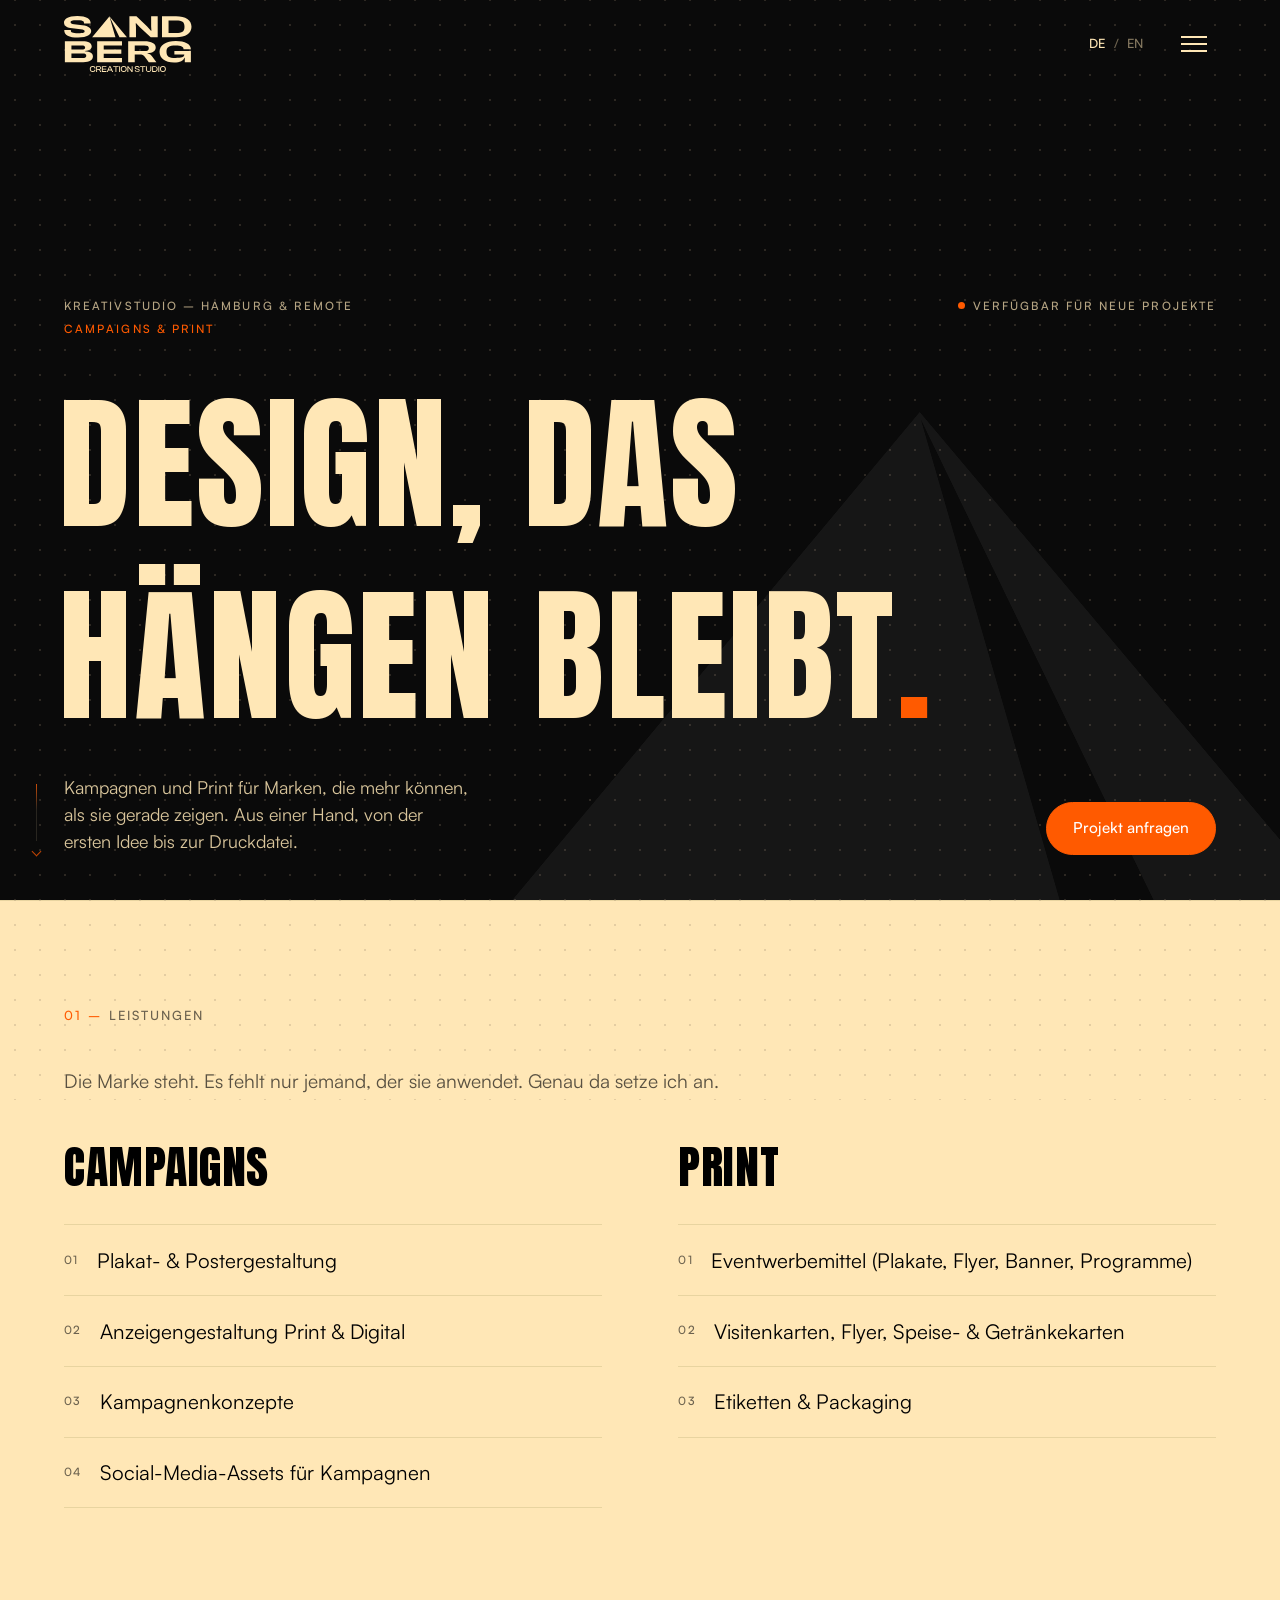
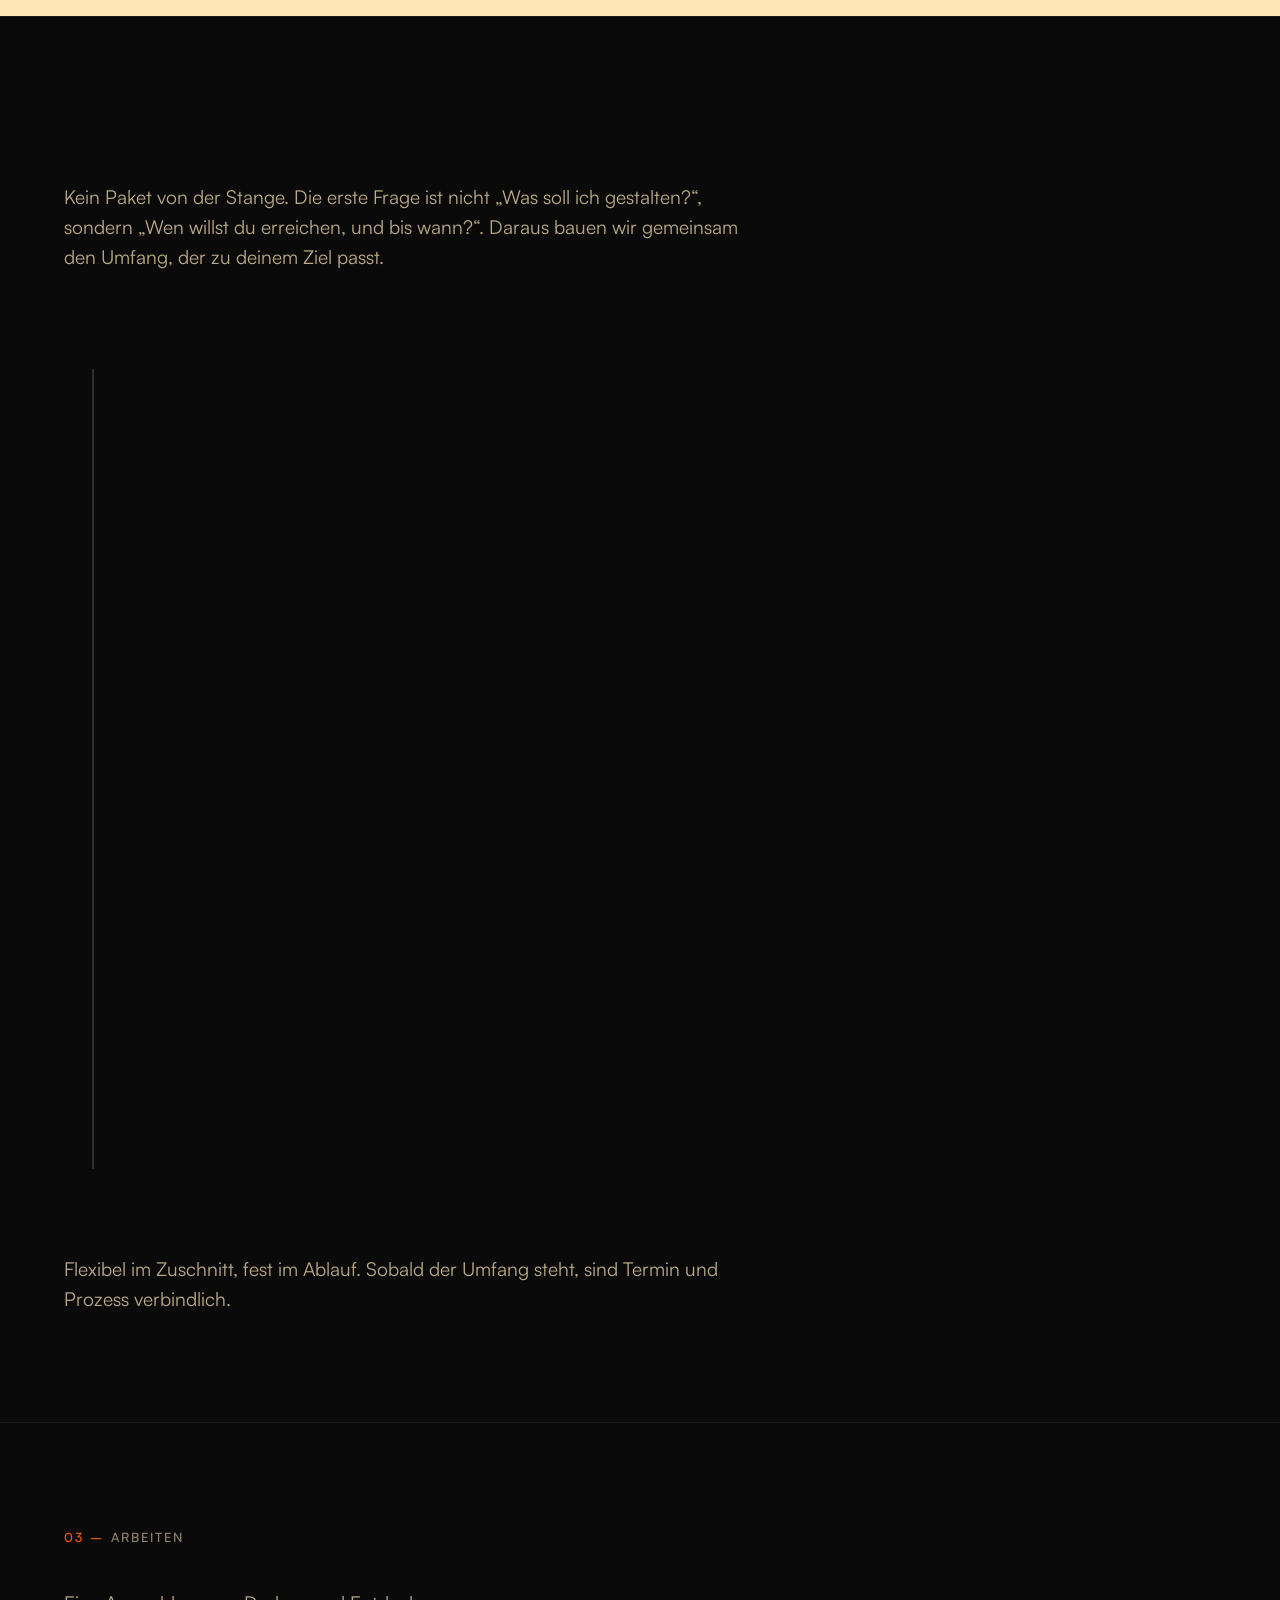
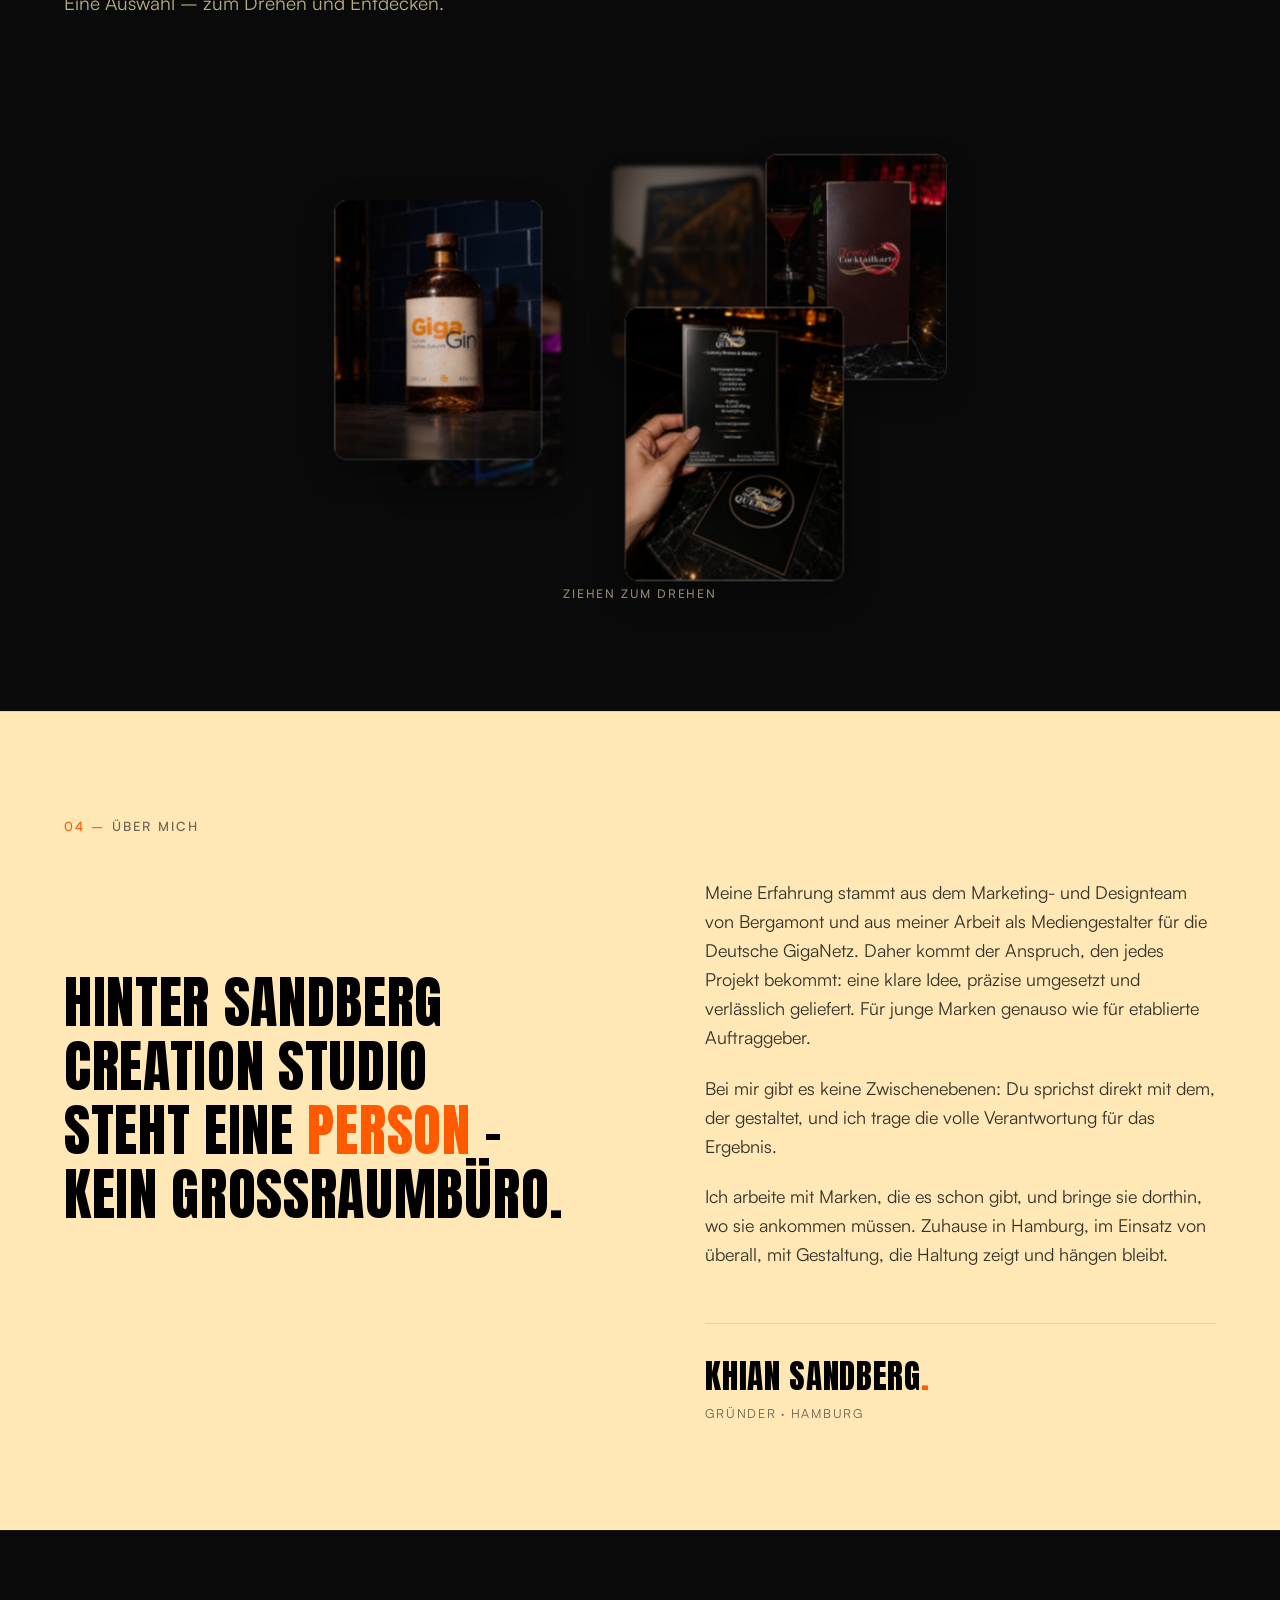
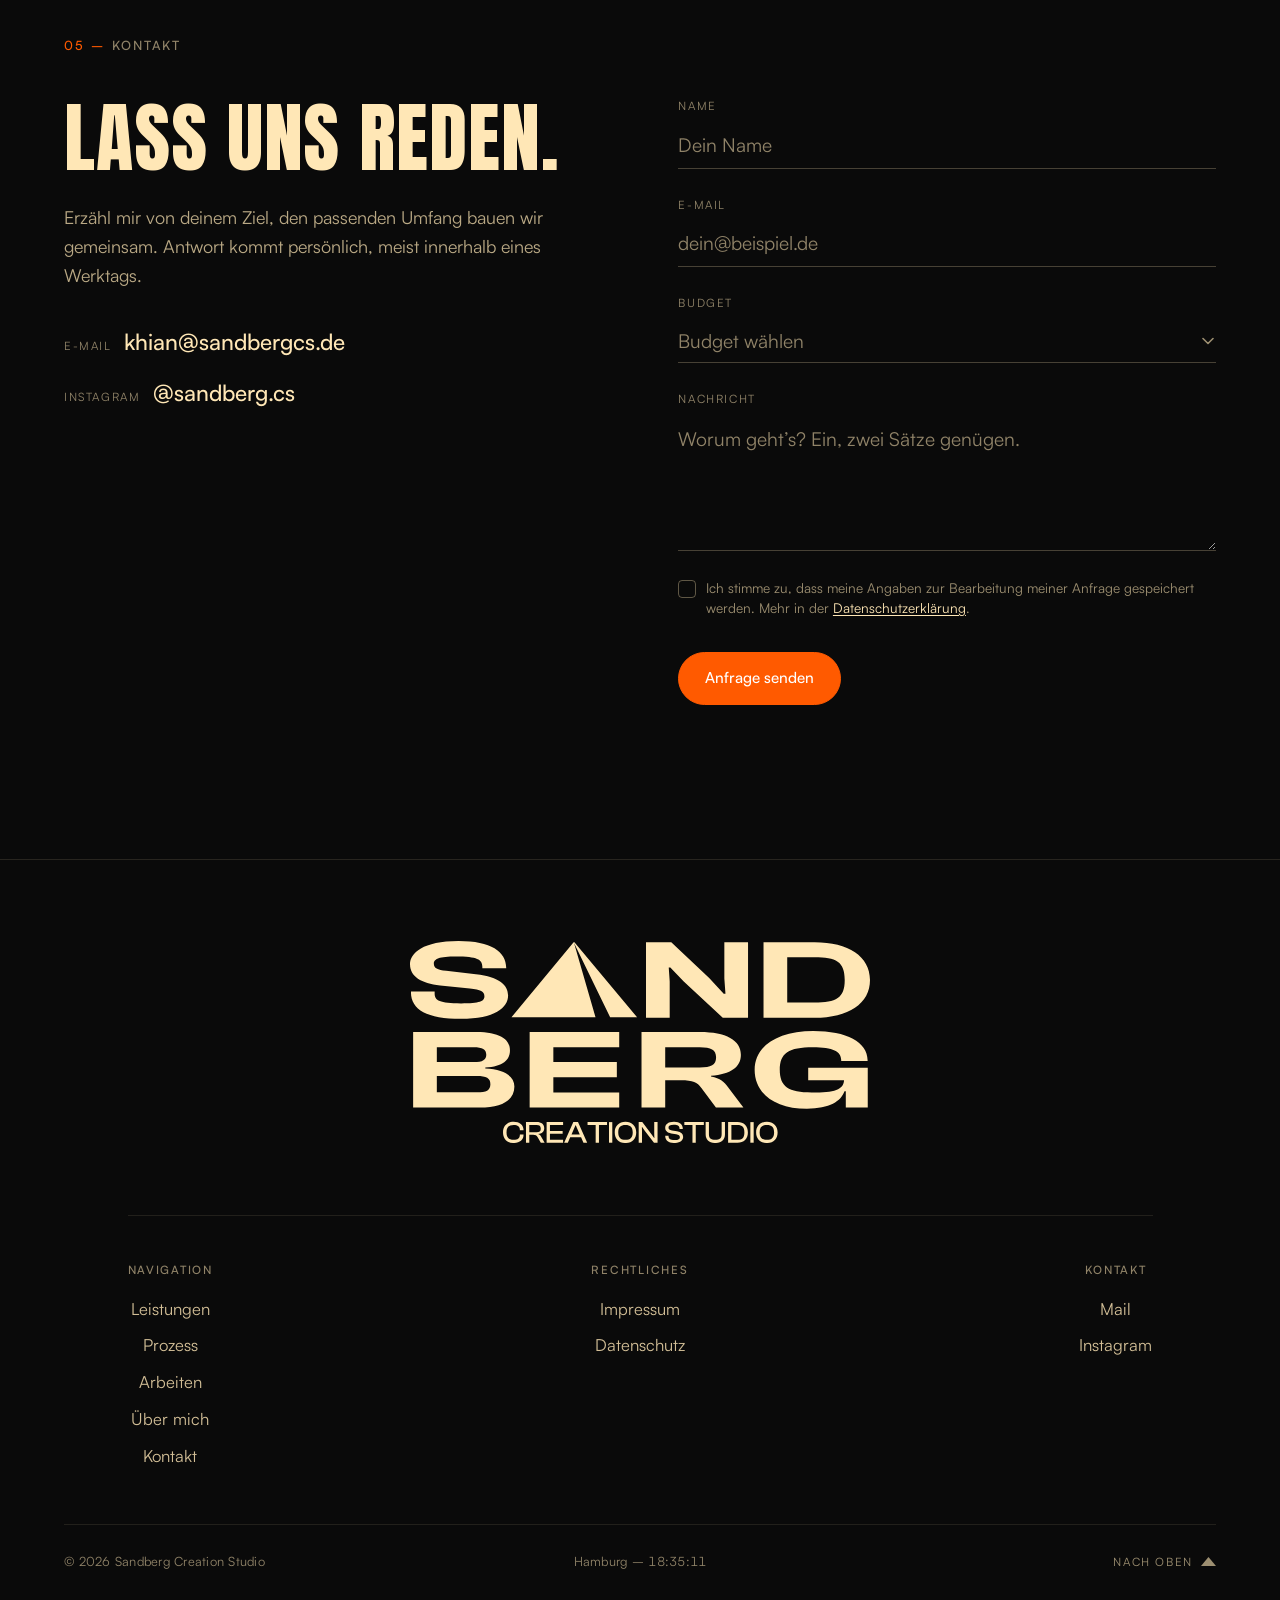
<file: index.html>
<!DOCTYPE html>
<html lang="de">
<head>
  <meta charset="UTF-8" />
  <meta name="viewport" content="width=device-width, initial-scale=1.0" />
  <title>Sandberg Creation Studio – Design, das hängen bleibt.</title>
  <meta name="description" content="Sandberg Creation Studio – Kreativstudio für Campaigns & Print aus Hamburg. Design, das hängen bleibt." />
  <meta name="theme-color" content="#0A0A0A" />
  <meta name="google-site-verification" content="lJX-Co1IoJti-svXApo1Ul5bqkH_2N-IA-NVzJIkYGE" />
  <link rel="icon" type="image/svg+xml" href="assets/img/favicon.svg" />
  <link rel="icon" type="image/png" sizes="48x48" href="assets/img/favicon-48.png" />
  <link rel="icon" type="image/png" sizes="32x32" href="assets/img/favicon-32.png" />
  <link rel="icon" type="image/png" sizes="16x16" href="assets/img/favicon-16.png" />
  <link rel="apple-touch-icon" href="assets/img/apple-touch-icon.png" />
  <link rel="canonical" href="https://sandbergcs.de/" />

  <meta property="og:type" content="website" />
  <meta property="og:site_name" content="Sandberg Creation Studio" />
  <meta property="og:title" content="Sandberg Creation Studio – Design, das hängen bleibt." />
  <meta property="og:description" content="Kreativstudio für Campaigns & Print – Hamburg & remote." />
  <meta property="og:url" content="https://sandbergcs.de/" />
  <meta property="og:image" content="https://sandbergcs.de/assets/img/og-home.png" />
  <meta property="og:image:width" content="1200" />
  <meta property="og:image:height" content="630" />
  <meta property="og:image:alt" content="Sandberg Creation Studio – Design, das hängen bleibt." />
  <meta property="og:locale" content="de_DE" />
  <meta name="twitter:card" content="summary_large_image" />

  <script type="application/ld+json">
  {
    "@context": "https://schema.org",
    "@type": "ProfessionalService",
    "name": "Sandberg Creation Studio",
    "description": "Kreativstudio für Campaigns & Print aus Hamburg – Konzeption, Design und Reinzeichnung.",
    "url": "https://sandbergcs.de/",
    "email": "khian@sandbergcs.de",
    "image": "https://sandbergcs.de/assets/img/og-home.png",
    "logo": "https://sandbergcs.de/assets/img/logo-square.png",
    "founder": {
      "@type": "Person",
      "name": "Khian Sandberg"
    },
    "address": {
      "@type": "PostalAddress",
      "addressLocality": "Hamburg",
      "addressCountry": "DE"
    },
    "areaServed": ["Hamburg", "Deutschland"],
    "knowsAbout": ["Kampagnengestaltung", "Printdesign", "Plakatgestaltung", "Packaging", "Anzeigengestaltung"],
    "sameAs": ["https://instagram.com/sandberg.cs"]
  }
  </script>

  <link rel="preload" href="assets/fonts/Anton-Regular.woff2" as="font" type="font/woff2" crossorigin />
  <link rel="preload" href="assets/fonts/Satoshi-Regular.woff2" as="font" type="font/woff2" crossorigin />
  <link rel="stylesheet" href="assets/css/fonts.css" />
  <link rel="stylesheet" href="assets/css/style.css" />
</head>
<body>

  <!-- ===================== GLOBALES BERG-LEITMOTIV ===================== -->
  <!-- wandert per Parallax mit; zwei Farbschichten, JS crossfadet sie je Sektion -->
  <div class="berg" aria-hidden="true">
    <svg class="berg__svg berg__svg--light" viewBox="0 0 100 59.63">
      <path fill-rule="evenodd" d="M49.77 0 L0 59.63 L100 59.63 Z M49.9 0.9 L66.87 59.63 L78.35 59.63 Z" />
    </svg>
    <svg class="berg__svg berg__svg--dark" viewBox="0 0 100 59.63">
      <path fill-rule="evenodd" d="M49.77 0 L0 59.63 L100 59.63 Z M49.9 0.9 L66.87 59.63 L78.35 59.63 Z" />
    </svg>
  </div>

  <!-- ===================== NAVIGATION ===================== -->
  <header class="nav" id="top">
    <div class="nav__inner">
      <a class="nav__logo" href="#top" aria-label="Sandberg Creation Studio – Startseite">
        <svg class="nav__logo-mark" viewBox="150.4 535.03 1197.55 525.94" fill="currentColor" aria-hidden="true">
            <path d="M392.56,1033.37c0-16.72,11.04-27.6,27.68-27.6,15.12,0,25.68,8,25.68,20.8v1.12h-9.52v-1.12c0-8.16-5.2-12.56-16.08-12.56-12.56,0-18.64,6-18.64,19.36s6.08,19.28,18.64,19.28c10.88,0,16.08-4.32,16.08-12.56v-1.04h9.52v1.04c0,12.88-10.48,20.88-25.68,20.88-16.64,0-27.68-10.88-27.68-27.6Z"/>
            <path d="M452.32,1060.17v-53.6h27.84c12.16,0,19.68,5.76,19.68,15.76,0,8.88-5.84,14.32-15.92,14.88v.56c4.16,1.12,6.08,3.52,8,6.88l8.96,15.52h-9.92l-8.56-14.8c-2.4-4.24-4.88-6-11.6-6h-9.84v20.8h-8.64ZM460.96,1032.73h19.12c7.2,0,10.8-2.48,10.8-9.2s-3.6-9.2-10.8-9.2h-19.12v18.4Z"/>
            <path d="M506.08,1060.17v-53.6h42.88v7.76h-34.24v15.04h33.04v7.68h-33.04v15.36h34.24v7.76h-42.88Z"/>
            <path d="M551.68,1060.17l23.92-53.6h12.16l23.92,53.6h-9.76l-6.16-13.92h-28.32l-6.16,13.92h-9.6ZM570.88,1038.49h21.44l-7.28-16.32-3.12-7.6h-.64l-3.12,7.6-7.28,16.32Z"/>
            <path d="M633.76,1060.17v-45.84h-21.12v-7.76h50.72v7.76h-21.04v45.84h-8.56Z"/>
            <path d="M668.4,1060.17v-53.6h8.64v53.6h-8.64Z"/>
            <path d="M683.44,1033.37c0-16.72,11.12-27.6,27.92-27.6s28,10.88,28,27.6-11.04,27.6-28,27.6-27.92-10.88-27.92-27.6ZM730.24,1033.37c0-13.36-6.16-19.36-18.88-19.36s-18.8,6-18.8,19.36,6.08,19.28,18.8,19.28,18.88-5.92,18.88-19.28Z"/>
            <path d="M745.76,1060.17v-53.6h9.28l24,31.36,6.96,10h.64l-.4-9.68v-31.68h8.64v53.6h-9.28l-24.16-31.28-6.72-9.44h-.64l.32,9.28v31.44h-8.64Z"/>
            <path d="M814.88,1042.65v-.48h8.64v1.28c0,6.4,3.76,9.6,15.52,9.6,10.24,0,13.84-2.24,13.84-7.28,0-4.64-2.72-6.4-9.52-7.68l-13.12-2.16c-9.04-1.6-15.44-5.76-15.44-14.56,0-7.76,6.4-15.6,23.04-15.6,15.68,0,22.8,7.84,22.8,18.32v.48h-8.56v-1.04c0-6.56-3.92-9.84-15.04-9.84-9.76,0-13.6,2.4-13.6,7.2s2.72,6.16,9.04,7.52l13.04,2.24c10.72,1.92,16,6.8,16,14.64s-6.64,15.68-22.48,15.68-24.16-7.04-24.16-18.32Z"/>
            <path d="M885.76,1060.17v-45.84h-21.12v-7.76h50.72v7.76h-21.04v45.84h-8.56Z"/>
            <path d="M920.08,1037.93v-31.36h8.56v30.8c0,10.8,4.8,15.28,16.56,15.28s16.56-4.48,16.56-15.28v-30.8h8.64v31.36c0,14.56-9.12,23.04-25.2,23.04s-25.12-8.48-25.12-23.04Z"/>
            <path d="M978.56,1060.17v-53.6h24.4c16.64,0,27.12,10.24,27.12,26.8s-10.48,26.8-27.12,26.8h-24.4ZM987.12,1014.33v38.08h15.84c12.4,0,18-5.28,18-19.04s-5.6-19.04-18-19.04h-15.84Z"/>
            <path d="M1036.48,1060.17v-53.6h8.64v53.6h-8.64Z"/>
            <path d="M1051.52,1033.37c0-16.72,11.12-27.6,27.92-27.6s28,10.88,28,27.6-11.04,27.6-28,27.6-27.92-10.88-27.92-27.6ZM1098.32,1033.37c0-13.36-6.16-19.36-18.88-19.36s-18.8,6-18.8,19.36,6.08,19.28,18.8,19.28,18.88-5.92,18.88-19.28Z"/>
            <path d="M152.87,668.39v-1.76h61.69v5.29c0,18.21,12.75,25.56,68.68,25.56,49.35,0,60.87-5.29,60.87-18.51,0-12.04-9.46-16.45-37.84-19.98l-77.32-7.93c-49.35-5.58-78.55-23.21-78.55-55.22,0-29.67,33.72-60.81,126.25-60.81,84.72,0,124.2,27.91,124.2,69.32v1.76h-62.1v-4.11c0-18.8-13.57-26.73-68.27-26.73-44.42,0-57.99,6.17-57.99,18.8,0,11.46,9.05,15.57,32.08,18.51l77.32,8.81c61.69,7.05,83.9,28.49,83.9,55.52,0,32.02-34.96,60.81-122.55,60.81s-130.37-23.5-130.37-69.32Z"/>
            <path d="M764.8,734.78v-196.81h65.8l98.7,93.12,37.83,41.42h4.52l-2.88-39.66v-94.88h61.69v196.81h-65.8l-101.58-94-34.96-37.01h-4.11l2.47,36.13v94.88h-61.69Z"/>
            <path d="M1070.77,734.78v-196.81h132.83c88.42,0,144.35,36.72,144.35,98.41s-55.93,98.41-144.35,98.41h-132.83ZM1132.46,577.63v117.5h71.15c55.93,0,78.55-11.46,78.55-58.75s-22.62-58.75-78.55-58.75h-71.15Z"/>
            <path d="M158.54,968.78v-196.81h165.32c56.34,0,86.77,17.04,86.77,47.88,0,24.38-18.09,42.01-64.16,44.36v2.64c51,2.64,75.67,20.86,75.67,47.29,0,33.49-28.79,54.64-90.48,54.64h-173.14ZM220.23,850.11h96.65c22.62,0,32.08-5.58,32.08-19.09s-9.87-19.39-32.9-19.39h-95.82v38.48ZM220.23,929.12h104.05c25.09,0,35.37-5.58,35.37-21.44s-10.28-21.15-35.37-21.15h-104.05v42.59Z"/>
            <path d="M461.88,968.78v-196.81h233.18v39.66h-171.49v38.48h165.32v39.36h-165.32v39.66h171.49v39.66h-233.18Z"/>
            <path d="M753.13,968.78v-196.81h152.16c67.86,0,106.52,21.44,106.52,59.04,0,32.02-25.91,51.11-77.73,54.64v2.35c24.68,4.7,34.13,14.1,44.42,27.91l39.89,52.87h-71.56l-37.84-51.11c-11.1-15.27-21.38-20.27-53.46-20.27h-40.71v71.38h-61.69ZM814.82,864.21h90.06c29.2,0,42.36-5.88,42.36-26.44,0-19.39-13.16-26.14-42.36-26.14h-90.06v52.58Z"/>
            <path d="M1047.66,870.38c0-61.39,58.4-101.34,152.99-101.34,86.36,0,141.06,28.79,141.06,76.08v2.35h-68.68v-2.35c0-22.91-20.97-33.78-74.03-33.78-62.51,0-85.95,15.27-85.95,59.04s22.62,59.04,83.07,59.04,82.66-7.05,84.31-32.02h-93.35v-32.61h155.04v103.99h-57.17v-42.3h-3.29c-9.46,25.85-38.25,45.24-97.88,45.24-84.31,0-136.12-39.95-136.12-101.34Z"/>
            <polyline points="577.44 540.47 671.42 733.72 741.55 733.72 578.47 538.58 576.36 538.58 414.55 733.72 633.35 733.72"/>
          </svg>
      </a>

      <div class="nav__right">
        <div class="lang" role="group" aria-label="Sprache wählen">
          <button data-lang="de" class="is-active" type="button">DE</button>
          <i>/</i>
          <button data-lang="en" type="button">EN</button>
        </div>
        <button class="burger" type="button" aria-label="Menü öffnen" aria-controls="menu" aria-expanded="false">
          <span></span>
        </button>
      </div>
    </div>
  </header>

  <!-- ===================== FULLSCREEN-MENÜ ===================== -->
  <nav class="menu" id="menu" aria-label="Hauptnavigation">
    <ul class="menu__list">
      <li class="menu__item"><a href="#top"><span class="num">01</span><span class="txt" data-de="Start" data-en="Home">Start</span></a></li>
      <li class="menu__item"><a href="#leistungen"><span class="num">02</span><span class="txt" data-de="Leistungen" data-en="Services">Leistungen</span></a></li>
      <li class="menu__item"><a href="#prozess"><span class="num">03</span><span class="txt" data-de="Prozess" data-en="Process">Prozess</span></a></li>
      <li class="menu__item"><a href="#portfolio"><span class="num">04</span><span class="txt" data-de="Arbeiten" data-en="Work">Arbeiten</span></a></li>
      <li class="menu__item"><a href="#ueber"><span class="num">05</span><span class="txt" data-de="Über mich" data-en="About">Über mich</span></a></li>
      <li class="menu__item"><a href="#kontakt"><span class="num">06</span><span class="txt" data-de="Kontakt" data-en="Contact">Kontakt</span></a></li>
    </ul>
    <div class="menu__foot">
      <a data-goatcounter-click="klick-instagram" href="https://instagram.com/sandberg.cs" target="_blank" rel="noopener">Instagram – @sandberg.cs</a>
      <a data-goatcounter-click="klick-mail" href="mailto:khian@sandbergcs.de">khian@sandbergcs.de</a>
      <span data-de="Hamburg &amp; remote" data-en="Hamburg &amp; remote">Hamburg &amp; remote</span>
    </div>
  </nav>

  <!-- ===================== HERO ===================== -->
  <main>
    <section class="hero" aria-label="Intro">
      <div class="wrap hero__top">
        <div class="hero__meta">
          <div class="hero__meta-lines">
            <span class="label" data-de="Kreativstudio – Hamburg &amp; remote" data-en="Creative Studio – Hamburg &amp; remote">Kreativstudio – Hamburg &amp; remote</span>
            <span class="label label--accent" data-de="Campaigns &amp; Print" data-en="Campaigns &amp; Print">Campaigns &amp; Print</span>
          </div>
          <span class="label hero__avail">
            <i class="avail-dot" aria-hidden="true"></i>
            <span data-de="Verfügbar für neue Projekte" data-en="Available for new projects">Verfügbar für neue Projekte</span>
          </span>
        </div>
      </div>

      <div class="wrap hero__main">
        <h1 class="hero__title">
          <span class="line"><span data-de="Design, das" data-en="Design that">Design, das</span></span>
          <span class="line"><span data-de="hängen bleibt" data-en="sticks">hängen bleibt</span><span class="accent-dot" aria-hidden="true">.</span></span>
        </h1>
      </div>

      <div class="wrap hero__bottom">
        <div class="hero__bottom-left">
          <a class="hero__cue" href="#leistungen" aria-label="Nach unten scrollen">
            <span class="hero__cue-track"></span>
            <span class="hero__cue-arrow" aria-hidden="true"></span>
          </a>
          <p class="hero__subline" data-de="Kampagnen und Print für Marken, die mehr können, als sie gerade zeigen. Aus einer Hand, von der ersten Idee bis zur Druckdatei." data-en="Campaigns and print for brands that can do more than they’re showing right now. From a single pair of hands, first idea to print-ready file.">
            Kampagnen und Print für Marken, die mehr können, als sie gerade zeigen. Aus einer Hand, von der ersten Idee bis zur Druckdatei.
          </p>
        </div>
        <div class="hero__actions">
          <a class="btn btn--accent" href="#kontakt" data-goatcounter-click="klick-projekt-anfragen" data-de="Projekt anfragen" data-en="Start a project">Projekt anfragen</a>
        </div>
      </div>
    </section>

    <!-- ===================== 02 – LEISTUNGEN ===================== -->
    <section class="lst" id="leistungen" aria-labelledby="lst-title">
      <div class="wrap lst__inner">
        <h2 class="lst__title" id="lst-title" data-reveal>
          <span class="lst__title-index">01 –</span>
          <span class="lst__title-word" data-de="Leistungen" data-en="Services">Leistungen</span>
        </h2>

        <p class="lst__lead" data-reveal
           data-de="Die Marke steht. Es fehlt nur jemand, der sie anwendet. Genau da setze ich an."
           data-en="The brand is there. What's missing is someone to put it to use. That's exactly where I come in.">Die Marke steht. Es fehlt nur jemand, der sie anwendet. Genau da setze ich an.</p>

        <div class="lst__grid">
          <div class="lst__cat" data-reveal>
            <h3 class="lst__cat-title">Campaigns</h3>
            <ul class="lst__list">
              <li class="lst__item" style="--i:0">
                <span class="lst__item-num">01</span>
                <span class="lst__item-text" data-de="Plakat- &amp; Postergestaltung" data-en="Poster &amp; large-format design">Plakat- &amp; Postergestaltung</span>
              </li>
              <li class="lst__item" style="--i:1">
                <span class="lst__item-num">02</span>
                <span class="lst__item-text" data-de="Anzeigengestaltung Print &amp; Digital" data-en="Ad design – print &amp; digital">Anzeigengestaltung Print &amp; Digital</span>
              </li>
              <li class="lst__item" style="--i:2">
                <span class="lst__item-num">03</span>
                <span class="lst__item-text" data-de="Kampagnenkonzepte" data-en="Campaign concepts">Kampagnenkonzepte</span>
              </li>
              <li class="lst__item" style="--i:3">
                <span class="lst__item-num">04</span>
                <span class="lst__item-text" data-de="Social-Media-Assets für Kampagnen" data-en="Social media assets for campaigns">Social-Media-Assets für Kampagnen</span>
              </li>
            </ul>
          </div>

          <div class="lst__cat" data-reveal>
            <h3 class="lst__cat-title">Print</h3>
            <ul class="lst__list">
              <li class="lst__item" style="--i:0">
                <span class="lst__item-num">01</span>
                <span class="lst__item-text" data-de="Eventwerbemittel (Plakate, Flyer, Banner, Programme)" data-en="Promotional materials (posters, flyers, banners, programmes)">Eventwerbemittel (Plakate, Flyer, Banner, Programme)</span>
              </li>
              <li class="lst__item" style="--i:1">
                <span class="lst__item-num">02</span>
                <span class="lst__item-text" data-de="Visitenkarten, Flyer, Speise- &amp; Getränkekarten" data-en="Business cards, flyers, food &amp; drink menus">Visitenkarten, Flyer, Speise- &amp; Getränkekarten</span>
              </li>
              <li class="lst__item" style="--i:2">
                <span class="lst__item-num">03</span>
                <span class="lst__item-text" data-de="Etiketten &amp; Packaging" data-en="Labels &amp; packaging">Etiketten &amp; Packaging</span>
              </li>
            </ul>
          </div>
        </div>
      </div>
    </section>
    <!-- ===================== 03 – WIE ICH ARBEITE ===================== -->
    <section class="prc" id="prozess" aria-labelledby="prc-title">
      <div class="wrap prc__inner">
        <h2 class="prc__title" id="prc-title" data-reveal>
          <span class="prc__title-index">02 –</span>
          <span class="prc__title-word" data-de="Prozess" data-en="Process">Prozess</span>
        </h2>

        <p class="prc__lead" data-reveal
           data-de="Kein Paket von der Stange. Die erste Frage ist nicht „Was soll ich gestalten?“, sondern „Wen willst du erreichen, und bis wann?“. Daraus bauen wir gemeinsam den Umfang, der zu deinem Ziel passt."
           data-en="No off-the-shelf package. The first question isn't “What should I design?”, but “Who do you want to reach, and by when?”. From there we build the scope that fits your goal, together.">Kein Paket von der Stange. Die erste Frage ist nicht „Was soll ich gestalten?“, sondern „Wen willst du erreichen, und bis wann?“. Daraus bauen wir gemeinsam den Umfang, der zu deinem Ziel passt.</p>

        <ol class="prc__steps">
          <span class="prc__path" aria-hidden="true"><span class="prc__path-fill"></span></span>

          <li class="prc__step">
            <span class="prc__step-num">01</span>
            <div class="prc__step-body">
              <h3 class="prc__step-title" data-de="Kennenlernen &amp; Briefing" data-en="Discovery &amp; brief">Kennenlernen &amp; Briefing</h3>
              <p class="prc__step-text" data-de="Ziel, Zielgruppe und Rahmen klären. Ehrlich, direkt, auf Augenhöhe." data-en="Defining goal, audience and scope. Honest, direct, on equal footing.">Ziel, Zielgruppe und Rahmen klären. Ehrlich, direkt, auf Augenhöhe.</p>
            </div>
          </li>

          <li class="prc__step">
            <span class="prc__step-num">02</span>
            <div class="prc__step-body">
              <h3 class="prc__step-title" data-de="Konzept &amp; Richtung" data-en="Concept &amp; direction">Konzept &amp; Richtung</h3>
              <p class="prc__step-text" data-de="Aus dem Briefing entsteht eine klare Idee und gestalterische Richtung." data-en="From the brief emerges a clear idea and creative direction.">Aus dem Briefing entsteht eine klare Idee und gestalterische Richtung.</p>
            </div>
          </li>

          <li class="prc__step">
            <span class="prc__step-num">03</span>
            <div class="prc__step-body">
              <h3 class="prc__step-title" data-de="Gestaltung" data-en="Design">Gestaltung</h3>
              <p class="prc__step-text" data-de="Die Idee wird Form: Entwürfe, Varianten, Ausarbeitung." data-en="The idea takes shape: drafts, variants, refinement.">Die Idee wird Form: Entwürfe, Varianten, Ausarbeitung.</p>
            </div>
          </li>

          <li class="prc__step">
            <span class="prc__step-num">04</span>
            <div class="prc__step-body">
              <h3 class="prc__step-title" data-de="Abstimmung &amp; Feinschliff" data-en="Review &amp; refinement">Abstimmung &amp; Feinschliff</h3>
              <p class="prc__step-text" data-de="Gemeinsame Runden, bis jedes Detail sitzt." data-en="Shared rounds until every detail is right.">Gemeinsame Runden, bis jedes Detail sitzt.</p>
            </div>
          </li>

          <li class="prc__step">
            <span class="prc__step-num">05</span>
            <div class="prc__step-body">
              <h3 class="prc__step-title" data-de="Finalisierung &amp; Übergabe" data-en="Delivery &amp; handover">Finalisierung &amp; Übergabe</h3>
              <p class="prc__step-text" data-de="Finale Dateien, Reinzeichnungen, Begleitung bis zum Ergebnis." data-en="Final files, artwork, support all the way to the result.">Finale Dateien, Reinzeichnungen, Begleitung bis zum Ergebnis.</p>
            </div>
          </li>
        </ol>

        <p class="prc__note" data-reveal
           data-de="Flexibel im Zuschnitt, fest im Ablauf. Sobald der Umfang steht, sind Termin und Prozess verbindlich."
           data-en="Flexible in scope, firm in delivery. Once the scope is set, timeline and process are binding.">Flexibel im Zuschnitt, fest im Ablauf. Sobald der Umfang steht, sind Termin und Prozess verbindlich.</p>
      </div>
    </section>
    <!-- ===================== 04 – ARBEITEN (Portfolio) ===================== -->
    <section class="pf" id="portfolio" aria-labelledby="pf-title">
      <div class="wrap pf__inner">
        <h2 class="pf__title" id="pf-title" data-reveal>
          <span class="pf__title-index">03 –</span>
          <span class="pf__title-word" data-de="Arbeiten" data-en="Work">Arbeiten</span>
        </h2>
        <p class="pf__lead" data-reveal
           data-de="Eine Auswahl – zum Drehen und Entdecken."
           data-en="A selection – drag to rotate and explore.">Eine Auswahl – zum Drehen und Entdecken.</p>

        <div class="pf__stage" data-reveal>
          <div class="pf__sphere" id="pfSphere">

            <a class="pf__item" href="work-ronnys-karte.html" aria-label="Tomy’s Cocktailkarte – Print">
              <span class="pf__card pf__card--a">
                <img class="pf__img" src="assets/work/ronnys-karte/card.jpg" alt="" loading="lazy" decoding="async" />
              </span>
              <span class="pf__label"><span class="pf__label-cat" data-de="Print" data-en="Print">Print</span><span class="pf__label-name" data-de="Tomy’s Cocktailkarte" data-en="Tomy’s cocktail menu">Tomy’s Cocktailkarte</span></span>
            </a>

            <a class="pf__item" href="work-flyer-sticker.html" aria-label="Flyer & Sticker – Print">
              <span class="pf__card pf__card--b">
                <img class="pf__img" src="assets/work/flyer-sticker/card.jpg" alt="" loading="lazy" decoding="async" />
              </span>
              <span class="pf__label"><span class="pf__label-cat" data-de="Print" data-en="Print">Print</span><span class="pf__label-name" data-de="Flyer &amp; Sticker" data-en="Flyers &amp; stickers">Flyer &amp; Sticker</span></span>
            </a>

            <a class="pf__item" href="work-gin-etikett.html" aria-label="Gin Etikett – Packaging">
              <span class="pf__card pf__card--c">
                <img class="pf__img" src="assets/work/gin-etikett/card.jpg" alt="" loading="lazy" decoding="async" />
              </span>
              <span class="pf__label"><span class="pf__label-cat" data-de="Packaging" data-en="Packaging">Packaging</span><span class="pf__label-name" data-de="Gin Etikett" data-en="Gin label">Gin Etikett</span></span>
            </a>

            <a class="pf__item" href="work-wunderbar-karte.html" aria-label="WunderBar Karte – Print">
              <span class="pf__card pf__card--e">
                <img class="pf__img" src="assets/work/wunderbar-karte/card.jpg" alt="" loading="lazy" decoding="async" />
              </span>
              <span class="pf__label"><span class="pf__label-cat" data-de="Print" data-en="Print">Print</span><span class="pf__label-name" data-de="WunderBar Karte" data-en="WunderBar menu">WunderBar Karte</span></span>
            </a>

            <a class="pf__item" href="work-poster-reihe.html" aria-label="Poster-Reihe – Plakat">
              <span class="pf__card pf__card--f">
                <img class="pf__img" src="assets/work/poster-reihe/card.jpg" alt="" loading="lazy" decoding="async" />
              </span>
              <span class="pf__label"><span class="pf__label-cat" data-de="Plakat" data-en="Poster">Plakat</span><span class="pf__label-name" data-de="Poster-Reihe" data-en="Poster series">Poster-Reihe</span></span>
            </a>

          </div>
          <p class="pf__hint" aria-hidden="true" data-de="Ziehen zum Drehen" data-en="Drag to rotate">Ziehen zum Drehen</p>
        </div>
      </div>
    </section>
    <!-- ===================== 05 – ÜBER MICH ===================== -->
    <!-- Bewusst OHNE Portrait. Persönlichkeit entsteht über Leitsatz + Signatur.
         Fließtext ist Platzhalter in Zieltonalität – vom Kunden 1:1 ersetzbar. -->
    <section class="abt" id="ueber" aria-labelledby="abt-statement">
      <div class="wrap abt__inner">
        <p class="abt__kicker" data-reveal>
          <span class="abt__kicker-num">04 –</span>
          <span data-de="Über mich" data-en="About">Über mich</span>
        </p>

        <div class="abt__grid">
          <!-- Linke Spalte: ruhiger Leitsatz (sticky) -->
          <h2 class="abt__statement" id="abt-statement" data-reveal data-words><span data-de="Hinter Sandberg Creation Studio steht eine " data-en="Behind Sandberg Creation Studio stands one ">Hinter Sandberg Creation Studio steht eine </span><em data-de="Person" data-en="person">Person</em><span data-de=" – kein Großraumbüro." data-en=" – not an open-plan office."> – kein Großraumbüro.</span></h2>

          <!-- Rechte Spalte: Fließtext + Signatur -->
          <div class="abt__body">
            <div class="abt__text" data-reveal style="transition-delay:.16s">
              <p data-de="Meine Erfahrung stammt aus dem Marketing- und Designteam von Bergamont und aus meiner Arbeit als Mediengestalter für die Deutsche GigaNetz. Daher kommt der Anspruch, den jedes Projekt bekommt: eine klare Idee, präzise umgesetzt und verlässlich geliefert. Für junge Marken genauso wie für etablierte Auftraggeber."
                 data-en="My experience comes from the marketing and design team at Bergamont and from my work as a media designer for Deutsche GigaNetz. It shaped the standard every project gets: a clear idea, precisely executed and reliably delivered. For young brands and established clients alike.">Meine Erfahrung stammt aus dem Marketing- und Designteam von Bergamont und aus meiner Arbeit als Mediengestalter für die Deutsche GigaNetz. Daher kommt der Anspruch, den jedes Projekt bekommt: eine klare Idee, präzise umgesetzt und verlässlich geliefert. Für junge Marken genauso wie für etablierte Auftraggeber.</p>
              <p data-de="Bei mir gibt es keine Zwischenebenen: Du sprichst direkt mit dem, der gestaltet, und ich trage die volle Verantwortung für das Ergebnis."
                 data-en="No layers in between: you talk directly to the person who designs, and I take full responsibility for the result.">Bei mir gibt es keine Zwischenebenen: Du sprichst direkt mit dem, der gestaltet, und ich trage die volle Verantwortung für das Ergebnis.</p>
              <p data-de="Ich arbeite mit Marken, die es schon gibt, und bringe sie dorthin, wo sie ankommen müssen. Zuhause in Hamburg, im Einsatz von überall, mit Gestaltung, die Haltung zeigt und hängen bleibt."
                 data-en="I work with brands that already exist and take them where they need to land. At home in Hamburg, working from anywhere, with design that takes a stance and sticks.">Ich arbeite mit Marken, die es schon gibt, und bringe sie dorthin, wo sie ankommen müssen. Zuhause in Hamburg, im Einsatz von überall, mit Gestaltung, die Haltung zeigt und hängen bleibt.</p>
            </div>

            <!-- Signatur statt Portrait: rein typografisch, im Headline-System
                 der Seite – abgeschlossen mit dem orangen Signaturpunkt des Claims -->
            <div class="abt__sign" data-reveal style="transition-delay:.24s">
              <span class="abt__sign-name">Khian Sandberg<span class="accent-period" aria-hidden="true">.</span></span>
              <span class="abt__sign-role" data-de="Gründer · Hamburg" data-en="Founder · Hamburg">Gründer · Hamburg</span>
            </div>
          </div>
        </div>
      </div>
    </section>
    <!-- ===================== 06 – KONTAKT ===================== -->
    <section class="cnt" id="kontakt" aria-labelledby="cnt-title">
      <div class="wrap cnt__inner">
        <p class="cnt__kicker" data-reveal>
          <span class="cnt__kicker-num">05 –</span>
          <span data-de="Kontakt" data-en="Contact">Kontakt</span>
        </p>

        <div class="cnt__grid">
          <!-- Linke Spalte: CTA + direkte Kontakte -->
          <div class="cnt__intro">
            <h2 class="cnt__title" id="cnt-title" data-reveal
                data-de="Lass uns reden." data-en="Let’s talk.">Lass uns reden.</h2>
            <p class="cnt__lead" data-reveal style="transition-delay:.06s"
               data-de="Erzähl mir von deinem Ziel, den passenden Umfang bauen wir gemeinsam. Antwort kommt persönlich, meist innerhalb eines Werktags."
               data-en="Tell me about your goal, and we'll build the right scope together. You'll hear back personally, usually within one business day.">Erzähl mir von deinem Ziel, den passenden Umfang bauen wir gemeinsam. Antwort kommt persönlich, meist innerhalb eines Werktags.</p>
            <div class="cnt__direct" data-reveal style="transition-delay:.12s">
              <a data-goatcounter-click="klick-mail" class="cnt__direct-link" href="mailto:khian@sandbergcs.de">
                <span class="cnt__direct-label" data-de="E-Mail" data-en="Email">E-Mail</span>
                <span class="cnt__direct-val">khian@sandbergcs.de</span>
              </a>
              <a data-goatcounter-click="klick-instagram" class="cnt__direct-link" href="https://instagram.com/sandberg.cs" target="_blank" rel="noopener">
                <span class="cnt__direct-label">Instagram</span>
                <span class="cnt__direct-val">@sandberg.cs</span>
              </a>
            </div>
          </div>

          <!-- Rechte Spalte: Formular (Formspree, async via main.js) -->
          <form class="cnt__form" id="contactForm" data-reveal style="transition-delay:.1s"
                action="https://formspree.io/f/meewngqw" method="POST" novalidate>
            <!-- Spam-Honeypot: für Menschen unsichtbar -->
            <input type="text" name="_gotcha" class="cnt__hp" tabindex="-1" autocomplete="off" aria-hidden="true">
            <input type="hidden" name="_subject" value="Neue Projektanfrage über sandbergcs.de">

            <div class="cnt__field">
              <label class="cnt__label" for="cf-name" data-de="Name" data-en="Name">Name</label>
              <input class="cnt__input" id="cf-name" name="name" type="text" required autocomplete="name"
                     placeholder="Dein Name" data-de-ph="Dein Name" data-en-ph="Your name">
            </div>

            <div class="cnt__field">
              <label class="cnt__label" for="cf-email" data-de="E-Mail" data-en="Email">E-Mail</label>
              <input class="cnt__input" id="cf-email" name="email" type="email" required autocomplete="email"
                     placeholder="dein@beispiel.de" data-de-ph="dein@beispiel.de" data-en-ph="you@example.com">
            </div>

            <div class="cnt__field">
              <label class="cnt__label" for="cf-budget" data-de="Budget" data-en="Budget">Budget</label>
              <div class="cnt__select-wrap">
                <select class="cnt__input cnt__select" id="cf-budget" name="budget" required>
                  <option value="" disabled selected data-de="Budget wählen" data-en="Select budget">Budget wählen</option>
                  <option value="bis 2.000 €" data-de="bis 2.000 €" data-en="up to 2,000 €">bis 2.000 €</option>
                  <option value="2.000–5.000 €" data-de="2.000–5.000 €" data-en="2,000–5,000 €">2.000–5.000 €</option>
                  <option value="5.000–10.000 €" data-de="5.000–10.000 €" data-en="5,000–10,000 €">5.000–10.000 €</option>
                  <option value="über 10.000 €" data-de="über 10.000 €" data-en="over 10,000 €">über 10.000 €</option>
                  <option value="noch unklar" data-de="noch unklar" data-en="not sure yet">noch unklar</option>
                </select>
                <span class="cnt__select-arrow" aria-hidden="true">
                  <svg viewBox="0 0 12 8"><path d="M1 1.5 L6 6.5 L11 1.5" fill="none" stroke="currentColor" stroke-width="1.6" stroke-linecap="round" stroke-linejoin="round"/></svg>
                </span>
              </div>
            </div>

            <div class="cnt__field">
              <label class="cnt__label" for="cf-msg" data-de="Nachricht" data-en="Message">Nachricht</label>
              <textarea class="cnt__input cnt__textarea" id="cf-msg" name="message" rows="4" required
                        placeholder="Worum geht’s? Ein, zwei Sätze genügen."
                        data-de-ph="Worum geht’s? Ein, zwei Sätze genügen." data-en-ph="What’s it about? A line or two is enough."></textarea>
            </div>

            <label class="cnt__consent">
              <input class="cnt__consent-box" type="checkbox" id="cf-consent" name="consent" required>
              <span class="cnt__consent-text"><span data-de="Ich stimme zu, dass meine Angaben zur Bearbeitung meiner Anfrage gespeichert werden. Mehr in der " data-en="I agree that my details will be stored to process my request. More in the ">Ich stimme zu, dass meine Angaben zur Bearbeitung meiner Anfrage gespeichert werden. Mehr in der </span><a class="cnt__consent-link" href="datenschutz.html" data-de="Datenschutzerklärung" data-en="privacy policy">Datenschutzerklärung</a><span>.</span></span>
            </label>

            <button class="btn btn--accent cnt__submit" type="submit" data-de="Anfrage senden" data-en="Send request">Anfrage senden</button>

            <p class="cnt__status" id="cnt-status" role="status" aria-live="polite"></p>
          </form>
        </div>
      </div>
    </section>
  </main>

  <!-- ===================== FOOTER ===================== -->
  <footer class="ft" id="footer">
    <div class="wrap ft__inner">

      <!-- 1) Closing: große Wortmarke + Claim -->
      <div class="ft__brand">
        <a class="ft__logo" href="#top" aria-label="Sandberg Creation Studio – nach oben">
          <svg class="ft__logo-mark" viewBox="150.4 535.03 1197.55 525.94" fill="currentColor" aria-hidden="true">
            <path d="M392.56,1033.37c0-16.72,11.04-27.6,27.68-27.6,15.12,0,25.68,8,25.68,20.8v1.12h-9.52v-1.12c0-8.16-5.2-12.56-16.08-12.56-12.56,0-18.64,6-18.64,19.36s6.08,19.28,18.64,19.28c10.88,0,16.08-4.32,16.08-12.56v-1.04h9.52v1.04c0,12.88-10.48,20.88-25.68,20.88-16.64,0-27.68-10.88-27.68-27.6Z"/>
            <path d="M452.32,1060.17v-53.6h27.84c12.16,0,19.68,5.76,19.68,15.76,0,8.88-5.84,14.32-15.92,14.88v.56c4.16,1.12,6.08,3.52,8,6.88l8.96,15.52h-9.92l-8.56-14.8c-2.4-4.24-4.88-6-11.6-6h-9.84v20.8h-8.64ZM460.96,1032.73h19.12c7.2,0,10.8-2.48,10.8-9.2s-3.6-9.2-10.8-9.2h-19.12v18.4Z"/>
            <path d="M506.08,1060.17v-53.6h42.88v7.76h-34.24v15.04h33.04v7.68h-33.04v15.36h34.24v7.76h-42.88Z"/>
            <path d="M551.68,1060.17l23.92-53.6h12.16l23.92,53.6h-9.76l-6.16-13.92h-28.32l-6.16,13.92h-9.6ZM570.88,1038.49h21.44l-7.28-16.32-3.12-7.6h-.64l-3.12,7.6-7.28,16.32Z"/>
            <path d="M633.76,1060.17v-45.84h-21.12v-7.76h50.72v7.76h-21.04v45.84h-8.56Z"/>
            <path d="M668.4,1060.17v-53.6h8.64v53.6h-8.64Z"/>
            <path d="M683.44,1033.37c0-16.72,11.12-27.6,27.92-27.6s28,10.88,28,27.6-11.04,27.6-28,27.6-27.92-10.88-27.92-27.6ZM730.24,1033.37c0-13.36-6.16-19.36-18.88-19.36s-18.8,6-18.8,19.36,6.08,19.28,18.8,19.28,18.88-5.92,18.88-19.28Z"/>
            <path d="M745.76,1060.17v-53.6h9.28l24,31.36,6.96,10h.64l-.4-9.68v-31.68h8.64v53.6h-9.28l-24.16-31.28-6.72-9.44h-.64l.32,9.28v31.44h-8.64Z"/>
            <path d="M814.88,1042.65v-.48h8.64v1.28c0,6.4,3.76,9.6,15.52,9.6,10.24,0,13.84-2.24,13.84-7.28,0-4.64-2.72-6.4-9.52-7.68l-13.12-2.16c-9.04-1.6-15.44-5.76-15.44-14.56,0-7.76,6.4-15.6,23.04-15.6,15.68,0,22.8,7.84,22.8,18.32v.48h-8.56v-1.04c0-6.56-3.92-9.84-15.04-9.84-9.76,0-13.6,2.4-13.6,7.2s2.72,6.16,9.04,7.52l13.04,2.24c10.72,1.92,16,6.8,16,14.64s-6.64,15.68-22.48,15.68-24.16-7.04-24.16-18.32Z"/>
            <path d="M885.76,1060.17v-45.84h-21.12v-7.76h50.72v7.76h-21.04v45.84h-8.56Z"/>
            <path d="M920.08,1037.93v-31.36h8.56v30.8c0,10.8,4.8,15.28,16.56,15.28s16.56-4.48,16.56-15.28v-30.8h8.64v31.36c0,14.56-9.12,23.04-25.2,23.04s-25.12-8.48-25.12-23.04Z"/>
            <path d="M978.56,1060.17v-53.6h24.4c16.64,0,27.12,10.24,27.12,26.8s-10.48,26.8-27.12,26.8h-24.4ZM987.12,1014.33v38.08h15.84c12.4,0,18-5.28,18-19.04s-5.6-19.04-18-19.04h-15.84Z"/>
            <path d="M1036.48,1060.17v-53.6h8.64v53.6h-8.64Z"/>
            <path d="M1051.52,1033.37c0-16.72,11.12-27.6,27.92-27.6s28,10.88,28,27.6-11.04,27.6-28,27.6-27.92-10.88-27.92-27.6ZM1098.32,1033.37c0-13.36-6.16-19.36-18.88-19.36s-18.8,6-18.8,19.36,6.08,19.28,18.8,19.28,18.88-5.92,18.88-19.28Z"/>
            <path d="M152.87,668.39v-1.76h61.69v5.29c0,18.21,12.75,25.56,68.68,25.56,49.35,0,60.87-5.29,60.87-18.51,0-12.04-9.46-16.45-37.84-19.98l-77.32-7.93c-49.35-5.58-78.55-23.21-78.55-55.22,0-29.67,33.72-60.81,126.25-60.81,84.72,0,124.2,27.91,124.2,69.32v1.76h-62.1v-4.11c0-18.8-13.57-26.73-68.27-26.73-44.42,0-57.99,6.17-57.99,18.8,0,11.46,9.05,15.57,32.08,18.51l77.32,8.81c61.69,7.05,83.9,28.49,83.9,55.52,0,32.02-34.96,60.81-122.55,60.81s-130.37-23.5-130.37-69.32Z"/>
            <path d="M764.8,734.78v-196.81h65.8l98.7,93.12,37.83,41.42h4.52l-2.88-39.66v-94.88h61.69v196.81h-65.8l-101.58-94-34.96-37.01h-4.11l2.47,36.13v94.88h-61.69Z"/>
            <path d="M1070.77,734.78v-196.81h132.83c88.42,0,144.35,36.72,144.35,98.41s-55.93,98.41-144.35,98.41h-132.83ZM1132.46,577.63v117.5h71.15c55.93,0,78.55-11.46,78.55-58.75s-22.62-58.75-78.55-58.75h-71.15Z"/>
            <path d="M158.54,968.78v-196.81h165.32c56.34,0,86.77,17.04,86.77,47.88,0,24.38-18.09,42.01-64.16,44.36v2.64c51,2.64,75.67,20.86,75.67,47.29,0,33.49-28.79,54.64-90.48,54.64h-173.14ZM220.23,850.11h96.65c22.62,0,32.08-5.58,32.08-19.09s-9.87-19.39-32.9-19.39h-95.82v38.48ZM220.23,929.12h104.05c25.09,0,35.37-5.58,35.37-21.44s-10.28-21.15-35.37-21.15h-104.05v42.59Z"/>
            <path d="M461.88,968.78v-196.81h233.18v39.66h-171.49v38.48h165.32v39.36h-165.32v39.66h171.49v39.66h-233.18Z"/>
            <path d="M753.13,968.78v-196.81h152.16c67.86,0,106.52,21.44,106.52,59.04,0,32.02-25.91,51.11-77.73,54.64v2.35c24.68,4.7,34.13,14.1,44.42,27.91l39.89,52.87h-71.56l-37.84-51.11c-11.1-15.27-21.38-20.27-53.46-20.27h-40.71v71.38h-61.69ZM814.82,864.21h90.06c29.2,0,42.36-5.88,42.36-26.44,0-19.39-13.16-26.14-42.36-26.14h-90.06v52.58Z"/>
            <path d="M1047.66,870.38c0-61.39,58.4-101.34,152.99-101.34,86.36,0,141.06,28.79,141.06,76.08v2.35h-68.68v-2.35c0-22.91-20.97-33.78-74.03-33.78-62.51,0-85.95,15.27-85.95,59.04s22.62,59.04,83.07,59.04,82.66-7.05,84.31-32.02h-93.35v-32.61h155.04v103.99h-57.17v-42.3h-3.29c-9.46,25.85-38.25,45.24-97.88,45.24-84.31,0-136.12-39.95-136.12-101.34Z"/>
            <polyline points="577.44 540.47 671.42 733.72 741.55 733.72 578.47 538.58 576.36 538.58 414.55 733.72 633.35 733.72"/>
          </svg>
        </a>
      </div>

      <!-- 2) Link-Spalten -->
      <div class="ft__cols">
        <nav class="ft__col" aria-label="Navigation">
          <h3 class="ft__col-title" data-de="Navigation" data-en="Navigation">Navigation</h3>
          <ul class="ft__list">
            <li><a href="#leistungen" data-de="Leistungen" data-en="Services">Leistungen</a></li>
            <li><a href="#prozess" data-de="Prozess" data-en="Process">Prozess</a></li>
            <li><a href="#portfolio" data-de="Arbeiten" data-en="Work">Arbeiten</a></li>
            <li><a href="#ueber" data-de="Über mich" data-en="About">Über mich</a></li>
            <li><a href="#kontakt" data-de="Kontakt" data-en="Contact">Kontakt</a></li>
          </ul>
        </nav>
        <nav class="ft__col" aria-label="Rechtliches">
          <h3 class="ft__col-title" data-de="Rechtliches" data-en="Legal">Rechtliches</h3>
          <ul class="ft__list">
            <li><a href="impressum.html" data-de="Impressum" data-en="Imprint">Impressum</a></li>
            <li><a href="datenschutz.html" data-de="Datenschutz" data-en="Privacy">Datenschutz</a></li>
          </ul>
        </nav>
        <div class="ft__col">
          <h3 class="ft__col-title" data-de="Kontakt" data-en="Contact">Kontakt</h3>
          <ul class="ft__list">
            <li><a data-goatcounter-click="klick-mail" href="mailto:khian@sandbergcs.de" data-de="Mail" data-en="Mail">Mail</a></li>
            <li><a data-goatcounter-click="klick-instagram" href="https://instagram.com/sandberg.cs" target="_blank" rel="noopener" data-de="Instagram" data-en="Instagram">Instagram</a></li>
          </ul>
        </div>
      </div>

      <!-- 3) Meta-Leiste -->
      <div class="ft__meta">
        <p class="ft__copy">© 2026 Sandberg Creation Studio</p>
        <p class="ft__time">
          <span data-de="Hamburg" data-en="Hamburg">Hamburg</span><span class="ft__time-sep"> – </span><span class="ft__time-val">--:--:--</span>
        </p>
        <a class="ft__top" href="#top">
          <span data-de="Nach oben" data-en="Back to top">Nach oben</span>
          <span class="ft__top-berg" aria-hidden="true">
            <svg viewBox="0 0 100 59.63"><path d="M49.77 0 L0 59.63 L100 59.63 Z" fill="currentColor"/></svg>
          </span>
        </a>
      </div>

    </div>
  </footer>

  <script src="assets/js/main.js"></script>

  <!-- GoatCounter (cookielose Webanalyse, DSGVO-freundlich) -->
  <script data-goatcounter="https://sandbergcs.goatcounter.com/count"
          async src="//gc.zgo.at/count.js"></script>
</body>
</html>
</file>
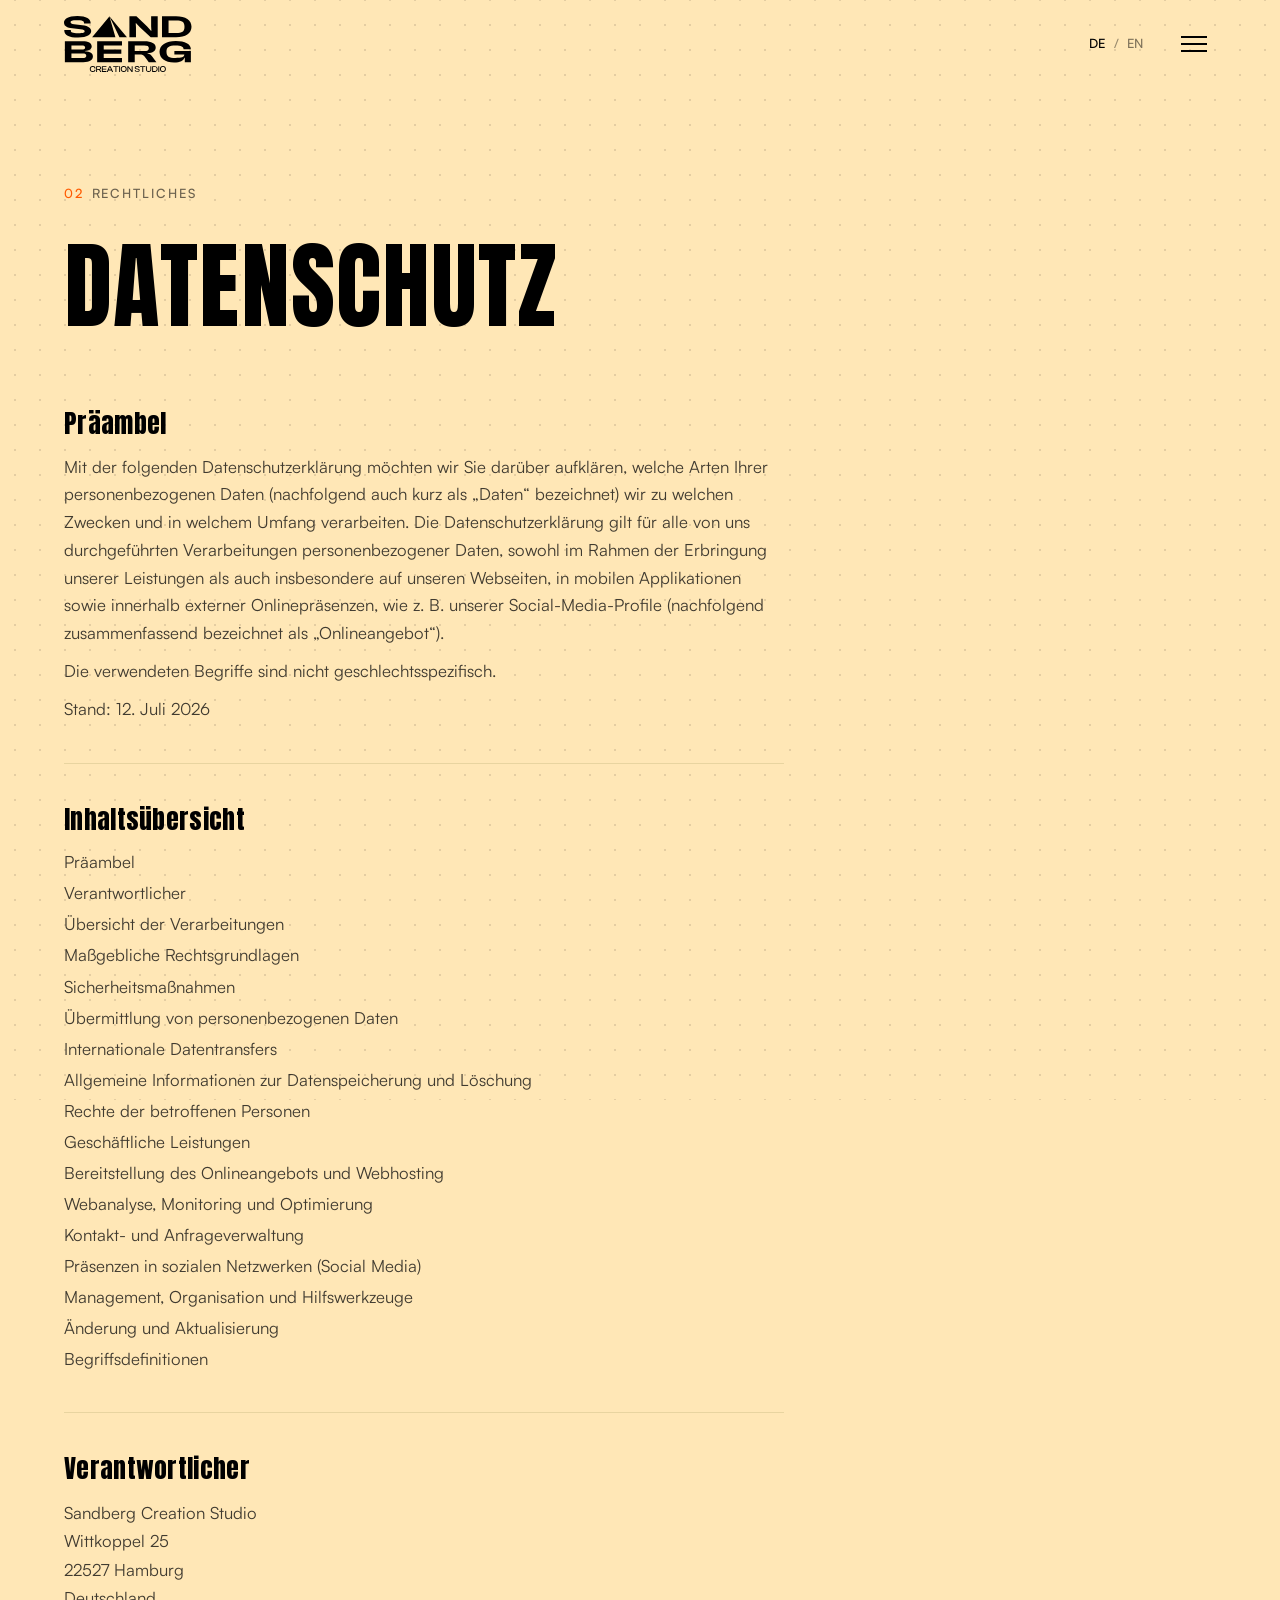
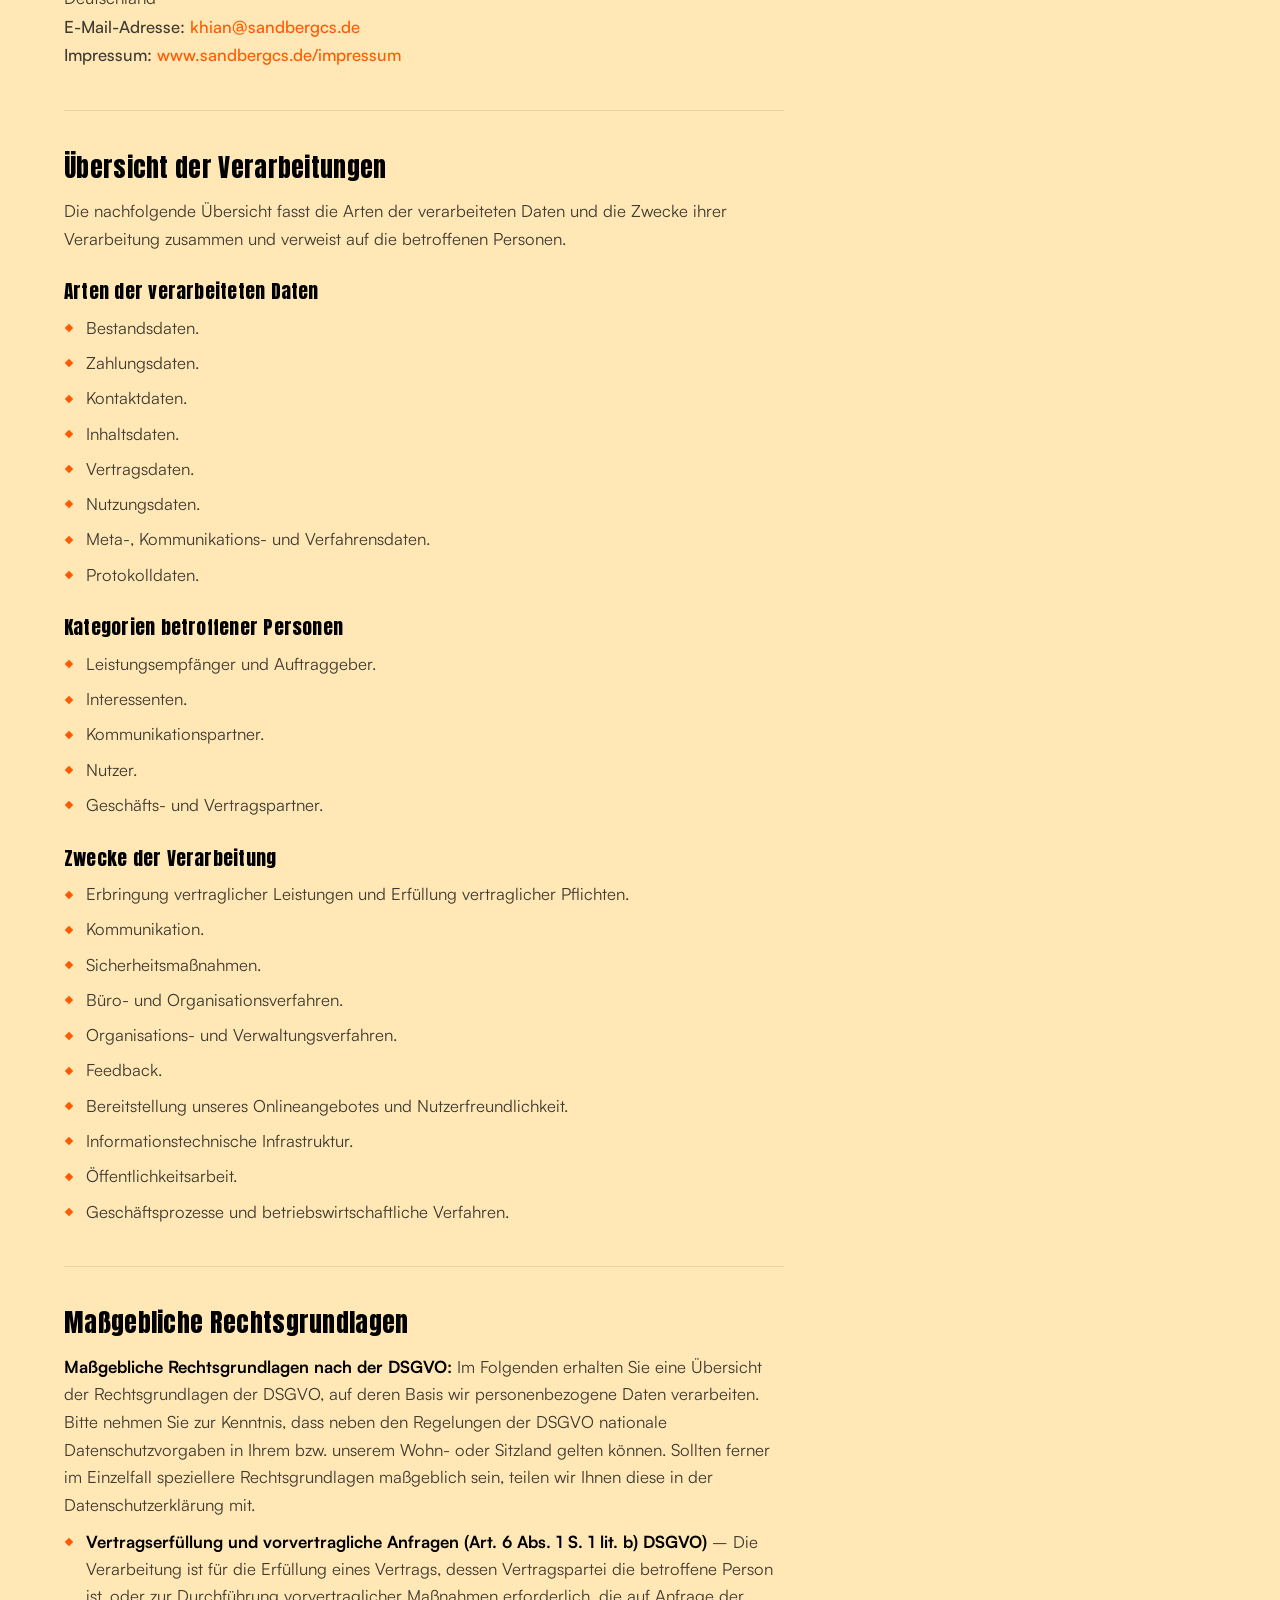
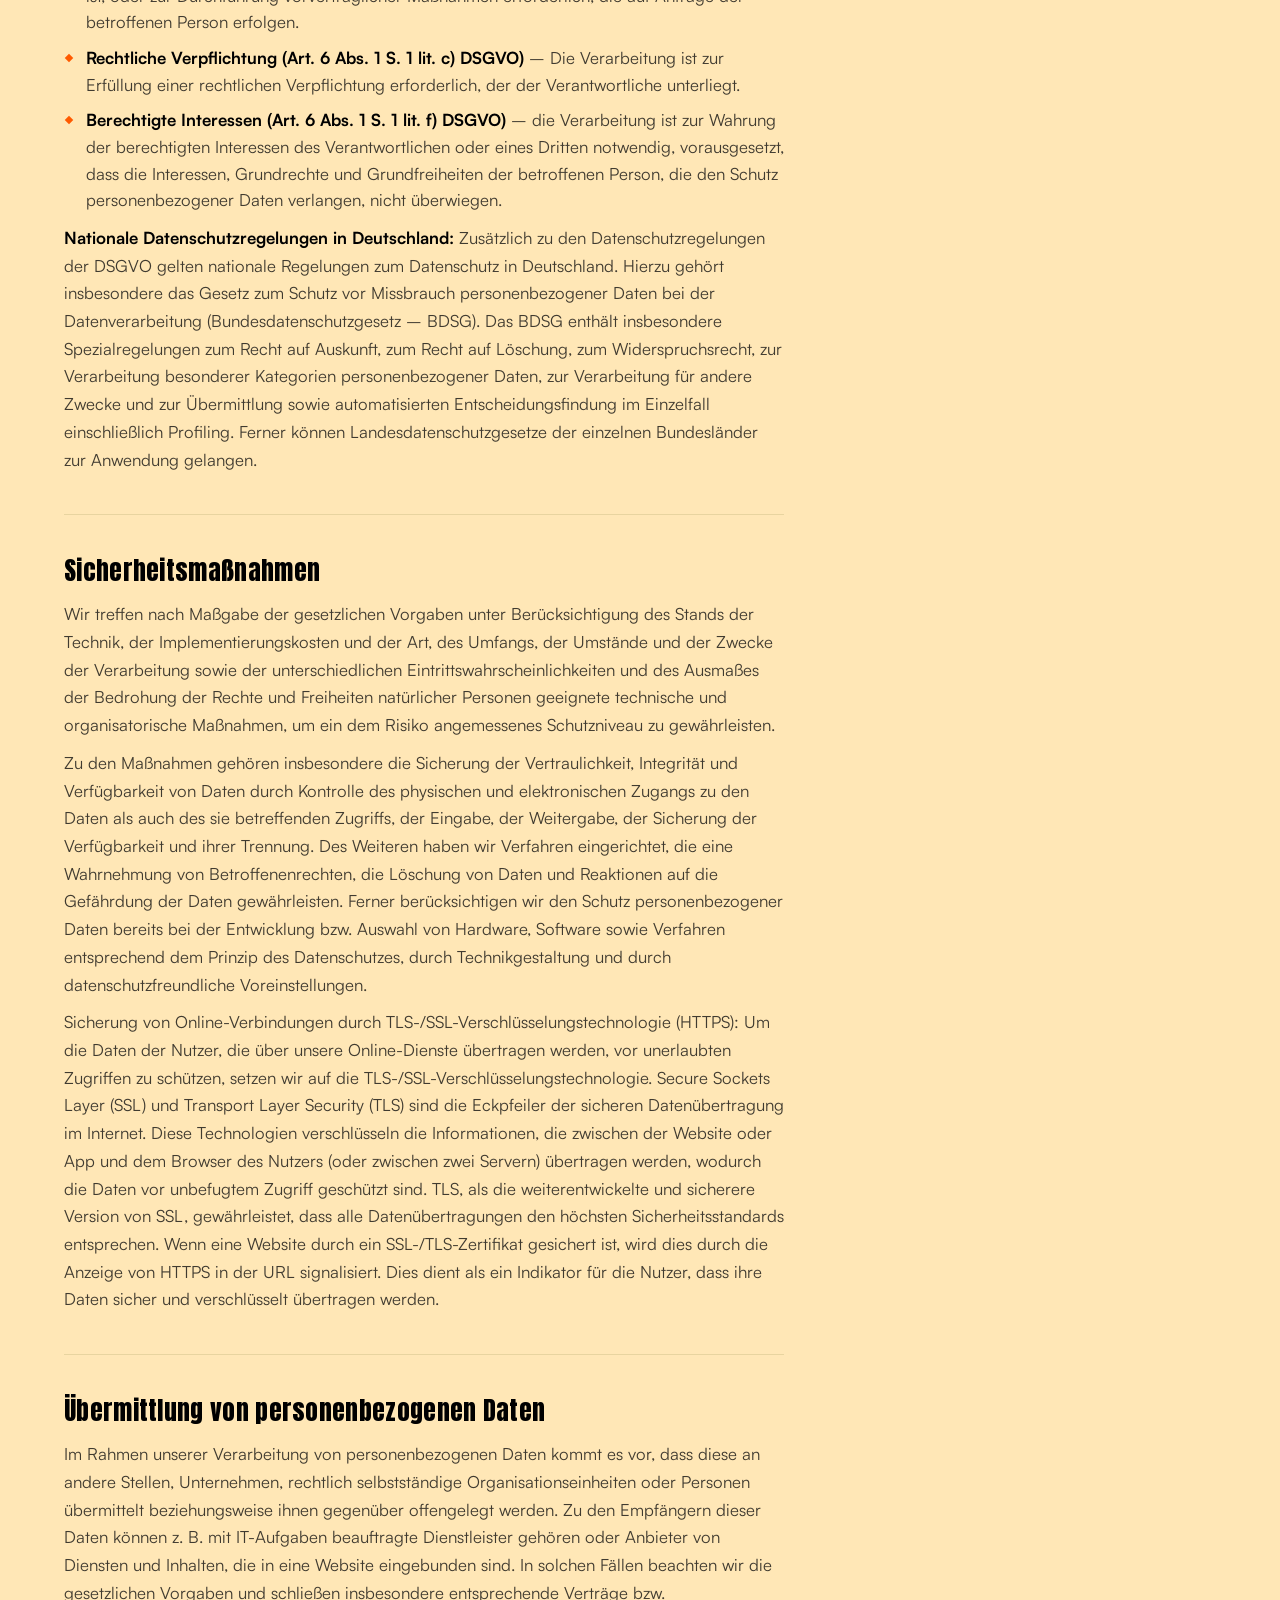
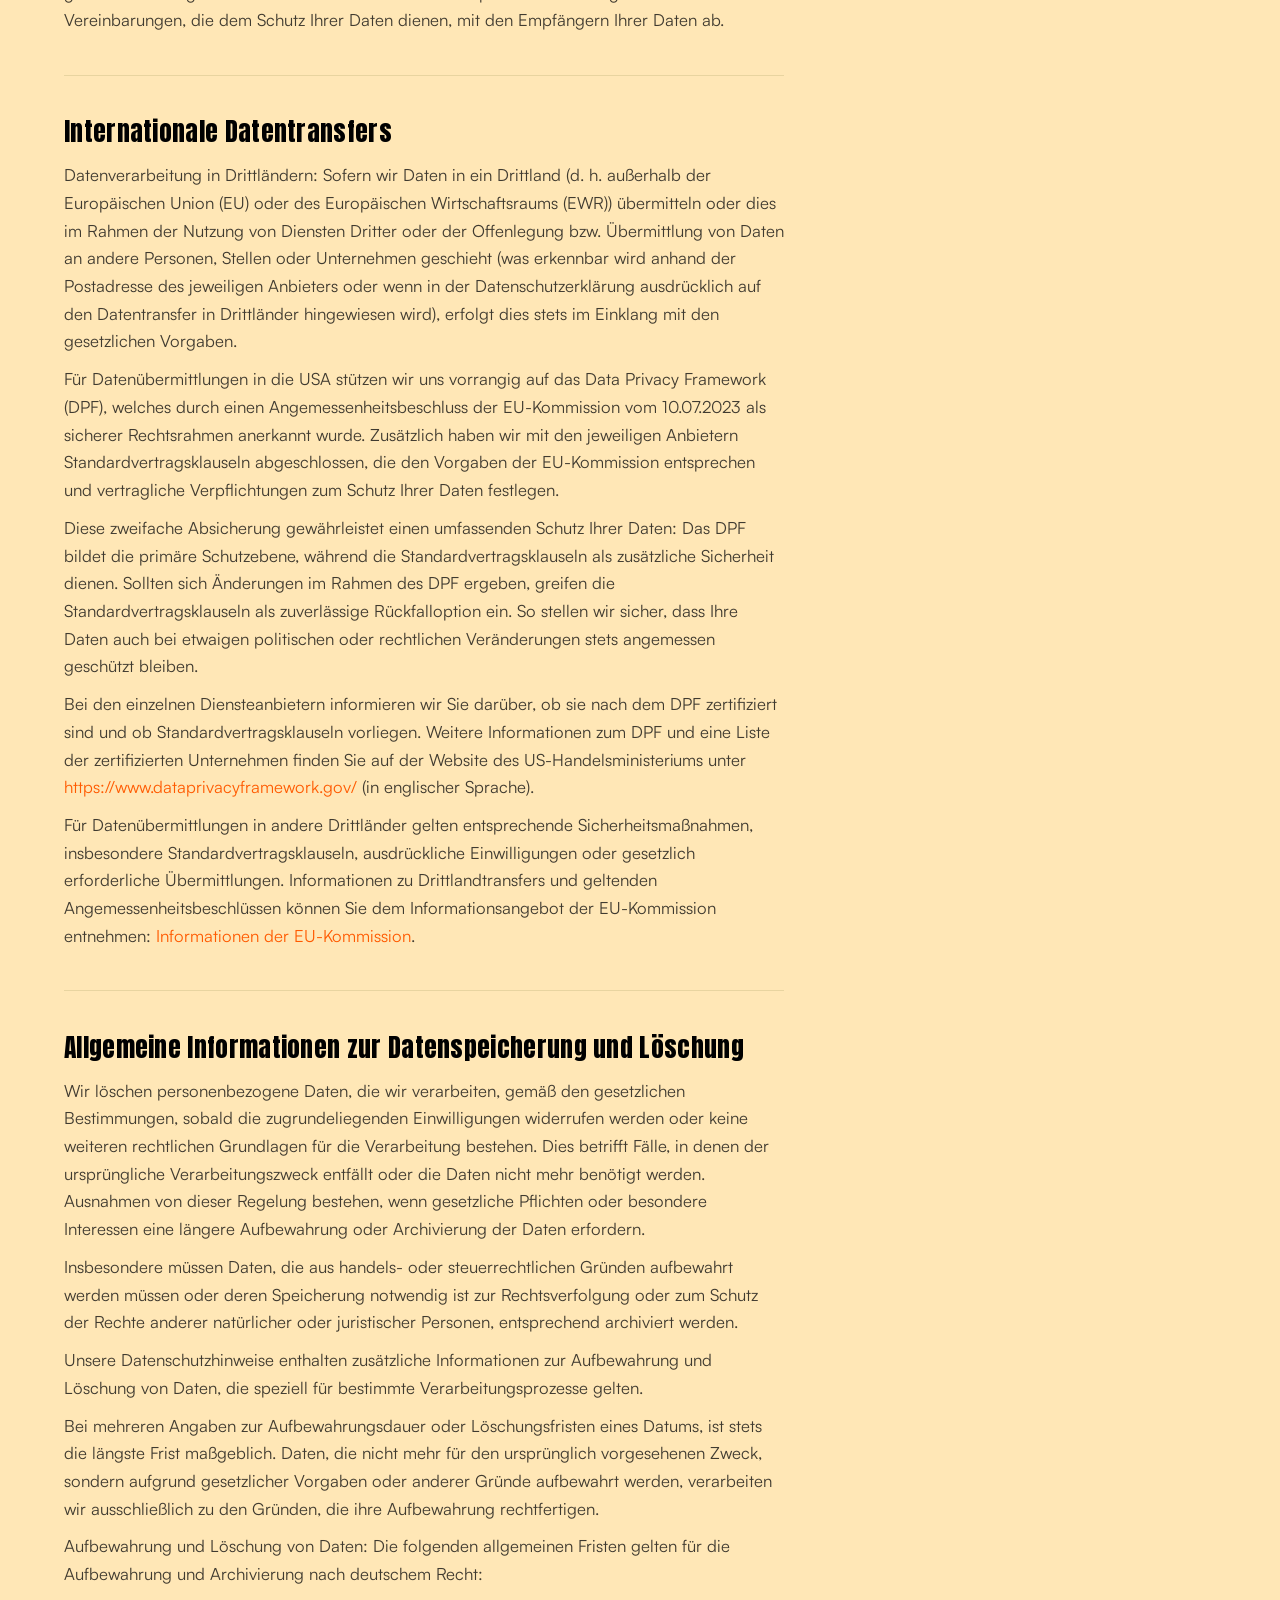
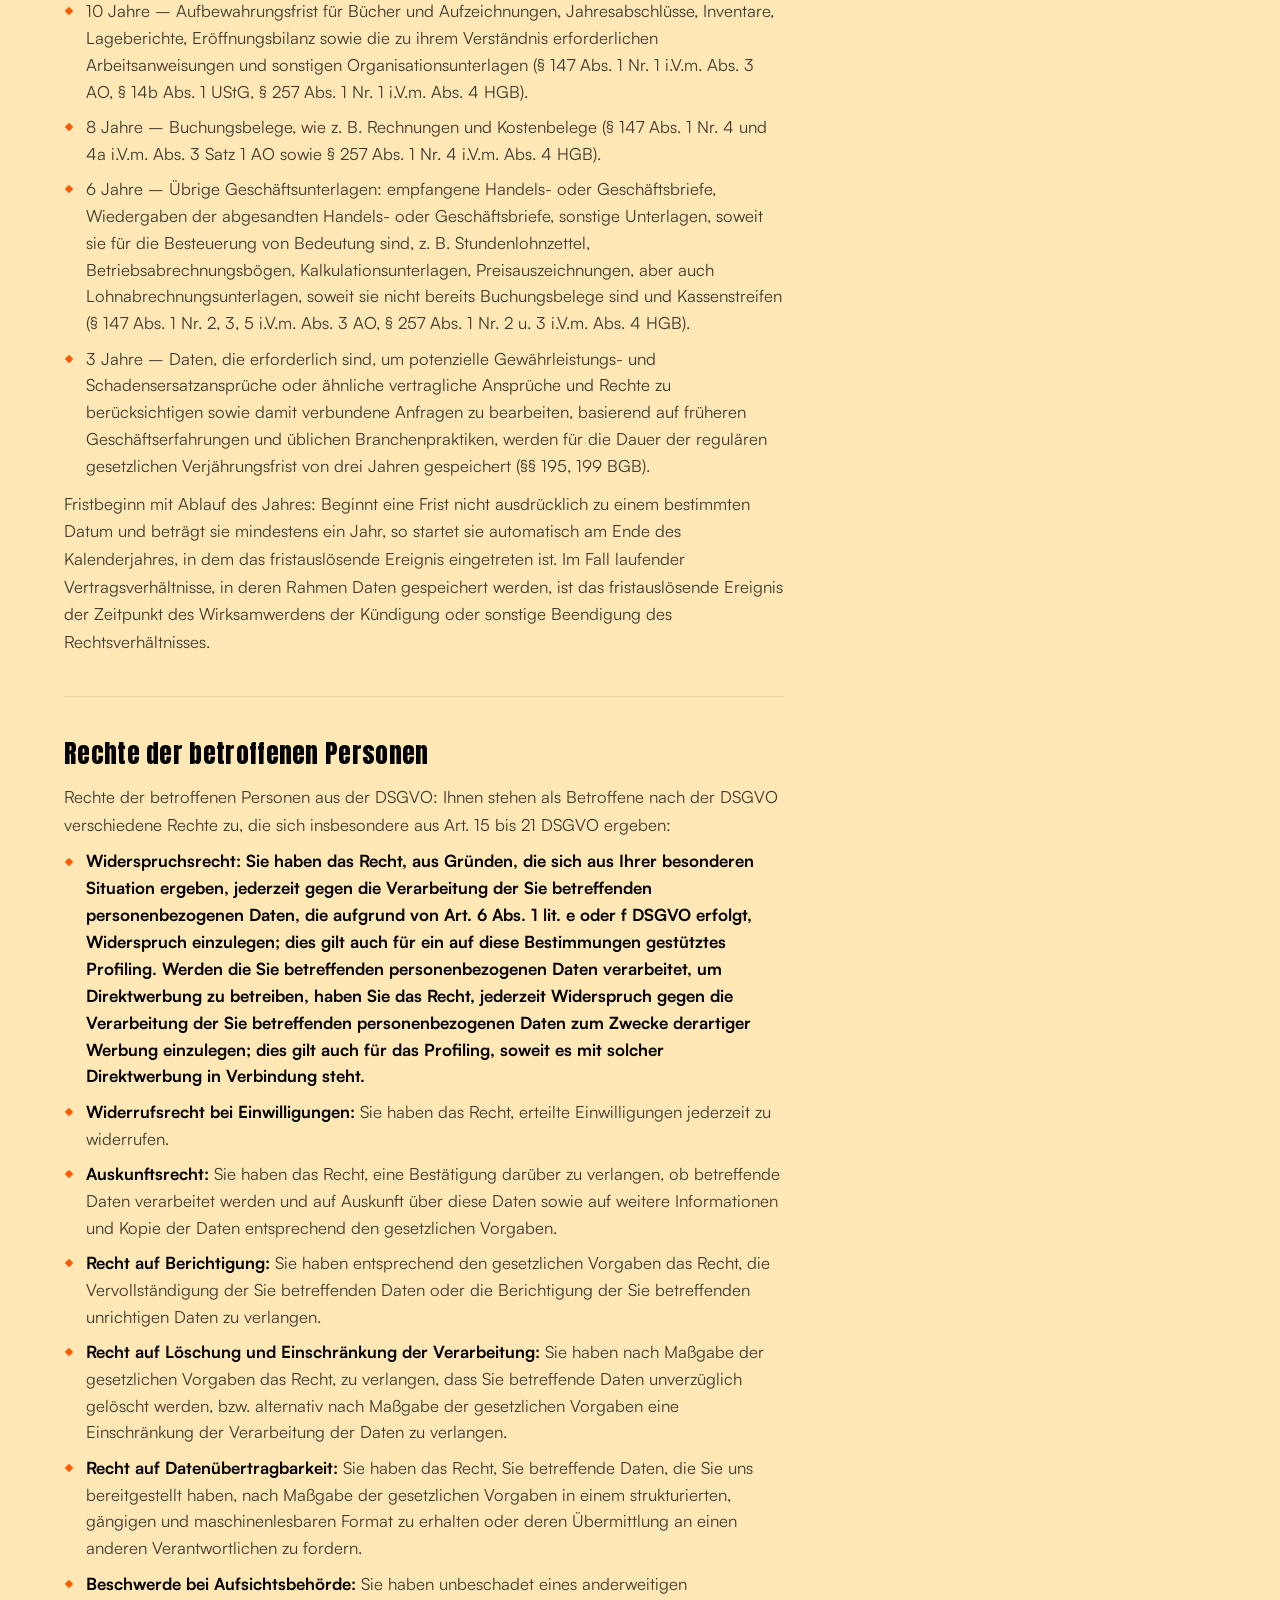
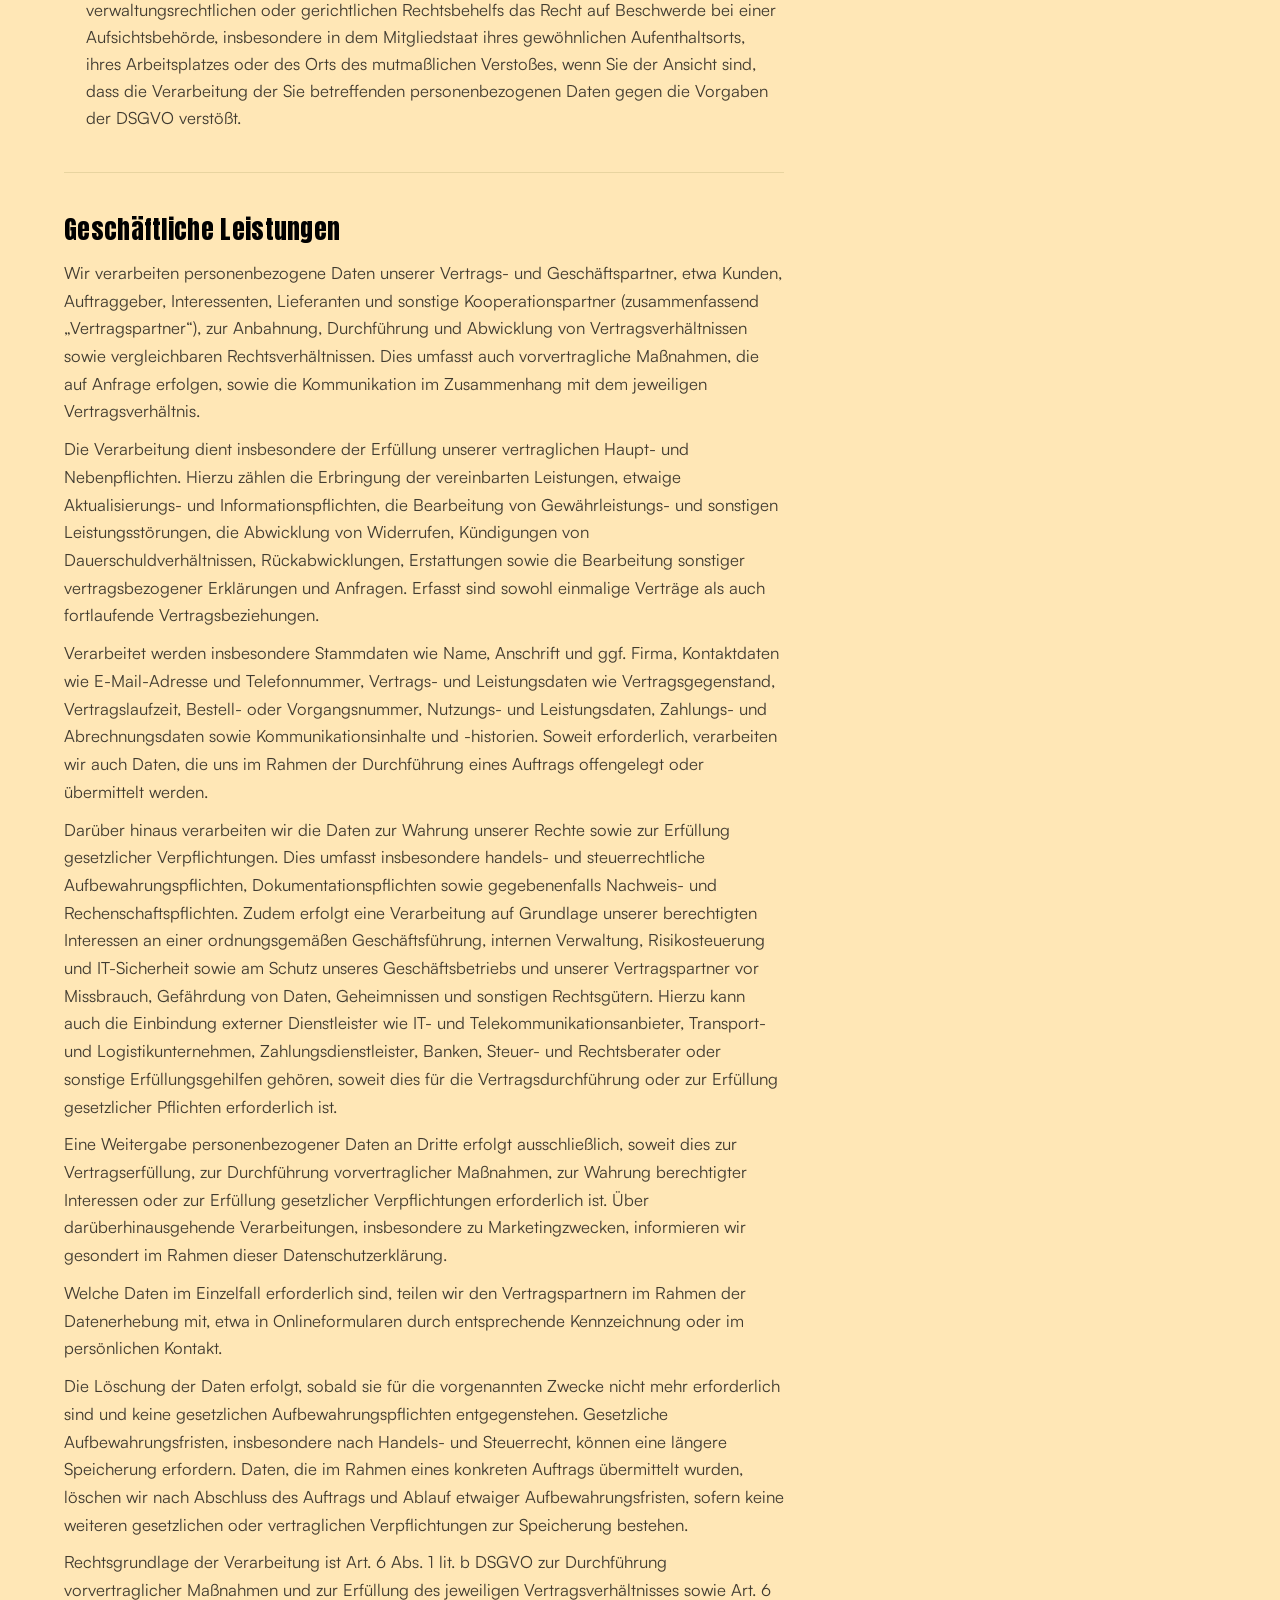
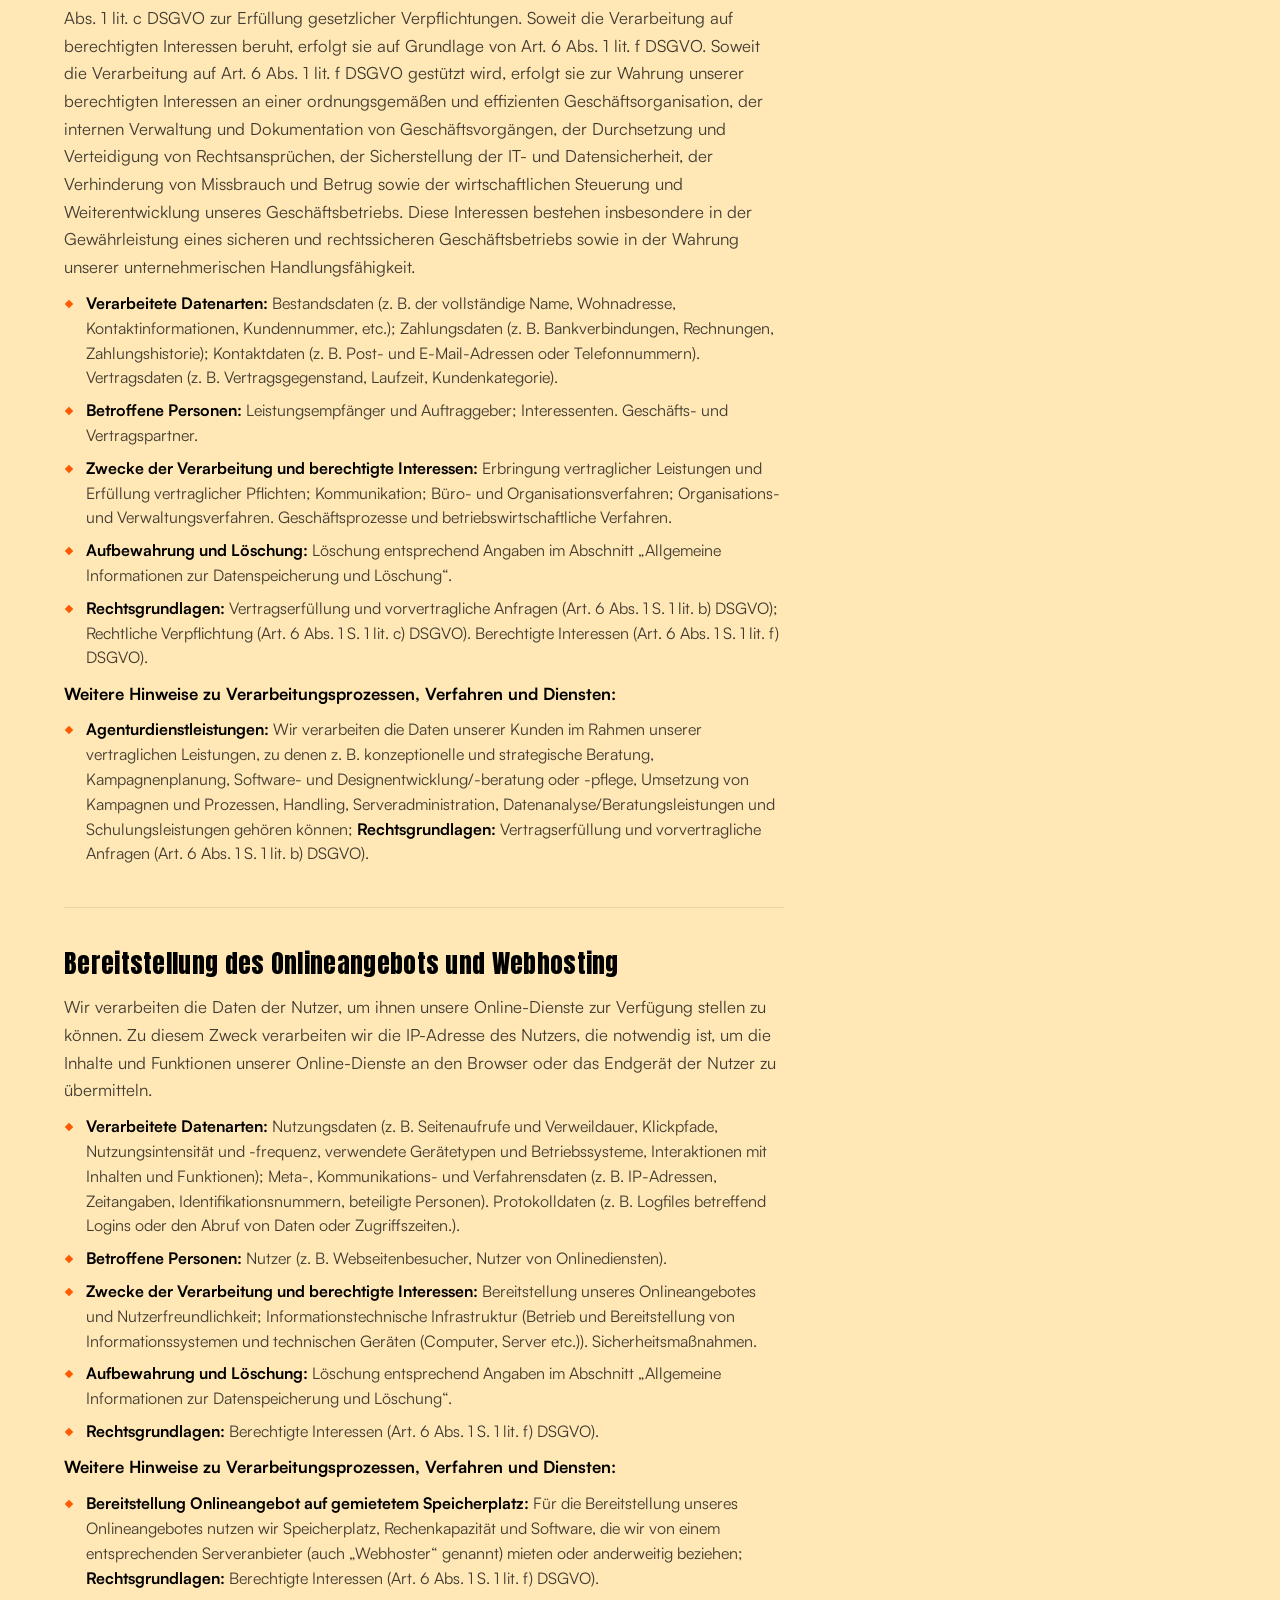
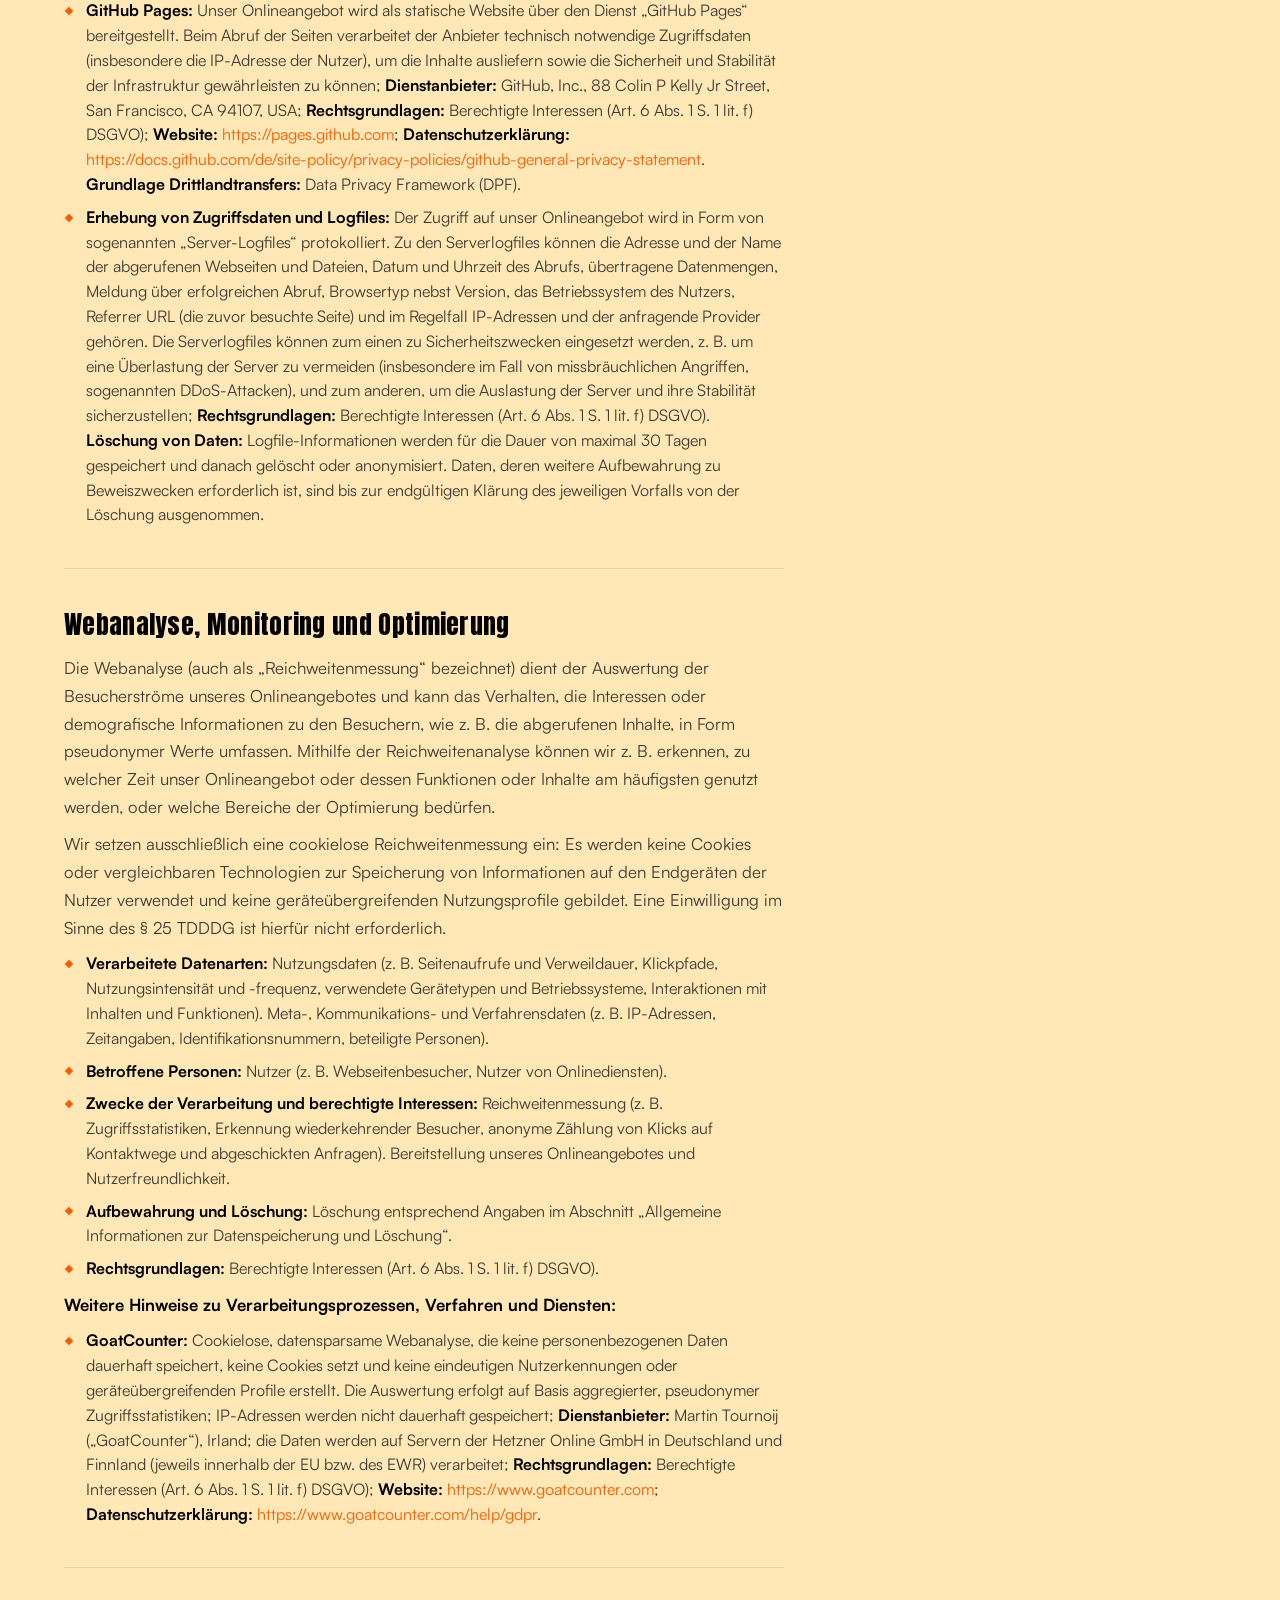
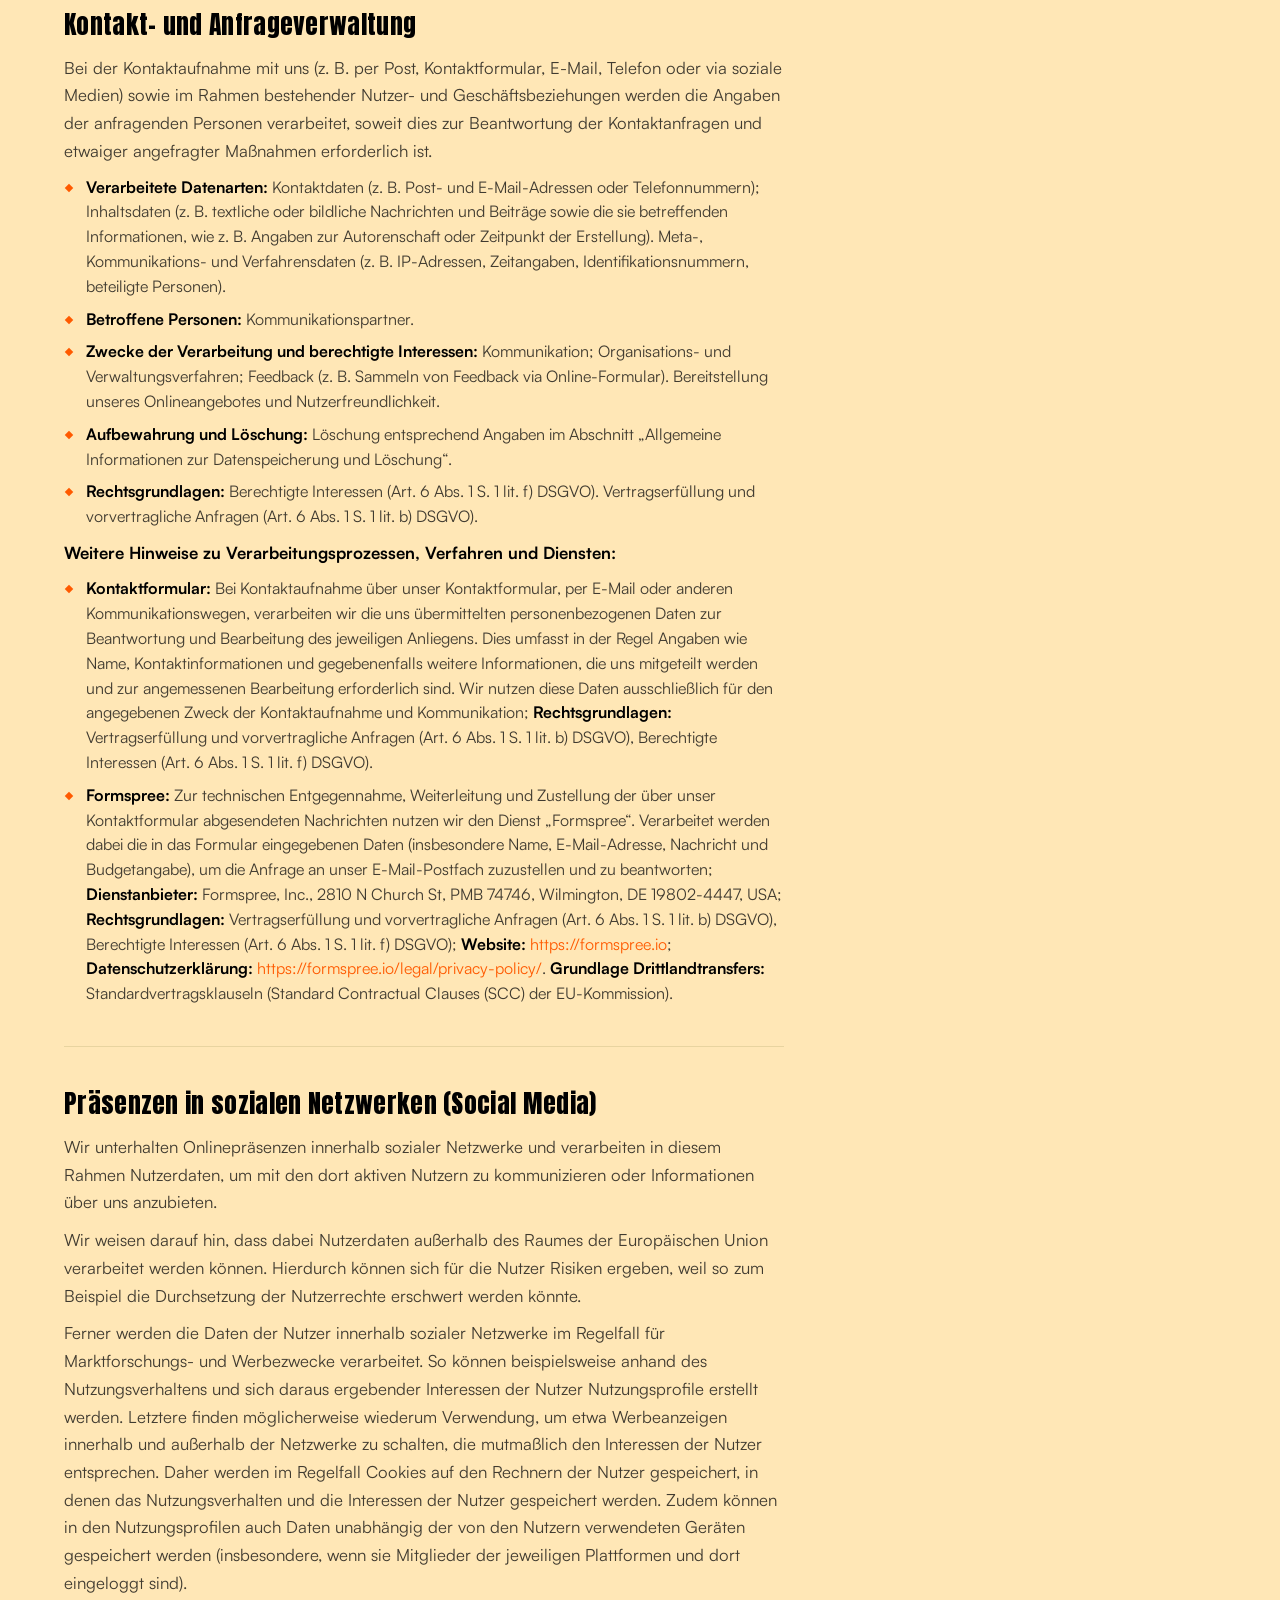
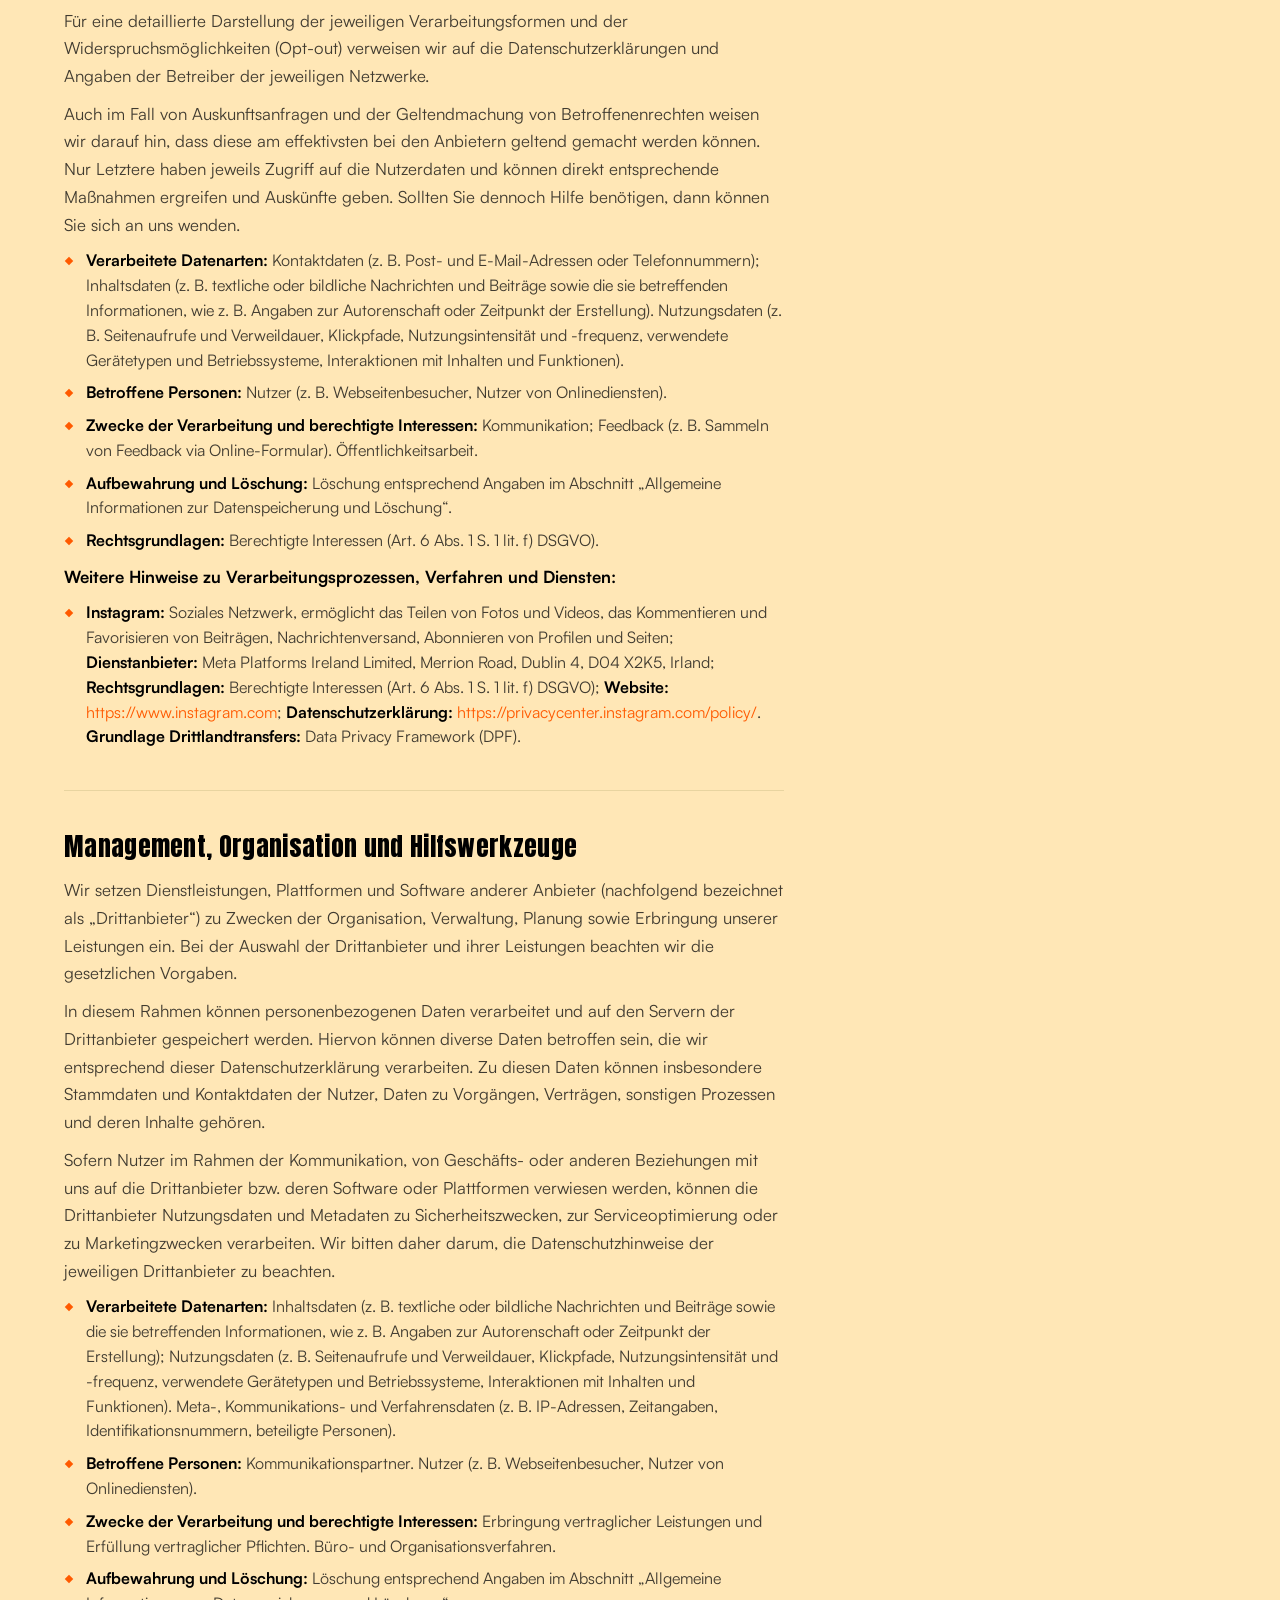
<file: datenschutz.html>
<!DOCTYPE html>
<html lang="de">
<head>
  <meta charset="UTF-8" />
  <meta name="viewport" content="width=device-width, initial-scale=1.0" />
  <title>Datenschutz – Sandberg Creation Studio</title>
  <meta name="description" content="Datenschutzerklärung von Sandberg Creation Studio – Kreativstudio für Campaigns & Print aus Hamburg." />
  <meta name="robots" content="noindex, follow" />
  <meta name="theme-color" content="#0A0A0A" />
  <link rel="icon" type="image/svg+xml" href="assets/img/favicon.svg" />
  <link rel="icon" type="image/png" sizes="48x48" href="assets/img/favicon-48.png" />
  <link rel="icon" type="image/png" sizes="32x32" href="assets/img/favicon-32.png" />
  <link rel="icon" type="image/png" sizes="16x16" href="assets/img/favicon-16.png" />
  <link rel="apple-touch-icon" href="assets/img/apple-touch-icon.png" />

  <link rel="preload" href="assets/fonts/Anton-Regular.woff2" as="font" type="font/woff2" crossorigin />
  <link rel="preload" href="assets/fonts/Satoshi-Regular.woff2" as="font" type="font/woff2" crossorigin />
  <link rel="stylesheet" href="assets/css/fonts.css" />
  <link rel="stylesheet" href="assets/css/style.css" />
</head>
<body>

  <!-- ===================== NAVIGATION ===================== -->
  <header class="nav" id="top">
    <div class="nav__inner">
      <a class="nav__logo" href="index.html" aria-label="Sandberg Creation Studio – Startseite">
        <svg class="nav__logo-mark" viewBox="150.4 535.03 1197.55 525.94" fill="currentColor" aria-hidden="true">
            <path d="M392.56,1033.37c0-16.72,11.04-27.6,27.68-27.6,15.12,0,25.68,8,25.68,20.8v1.12h-9.52v-1.12c0-8.16-5.2-12.56-16.08-12.56-12.56,0-18.64,6-18.64,19.36s6.08,19.28,18.64,19.28c10.88,0,16.08-4.32,16.08-12.56v-1.04h9.52v1.04c0,12.88-10.48,20.88-25.68,20.88-16.64,0-27.68-10.88-27.68-27.6Z"/>
            <path d="M452.32,1060.17v-53.6h27.84c12.16,0,19.68,5.76,19.68,15.76,0,8.88-5.84,14.32-15.92,14.88v.56c4.16,1.12,6.08,3.52,8,6.88l8.96,15.52h-9.92l-8.56-14.8c-2.4-4.24-4.88-6-11.6-6h-9.84v20.8h-8.64ZM460.96,1032.73h19.12c7.2,0,10.8-2.48,10.8-9.2s-3.6-9.2-10.8-9.2h-19.12v18.4Z"/>
            <path d="M506.08,1060.17v-53.6h42.88v7.76h-34.24v15.04h33.04v7.68h-33.04v15.36h34.24v7.76h-42.88Z"/>
            <path d="M551.68,1060.17l23.92-53.6h12.16l23.92,53.6h-9.76l-6.16-13.92h-28.32l-6.16,13.92h-9.6ZM570.88,1038.49h21.44l-7.28-16.32-3.12-7.6h-.64l-3.12,7.6-7.28,16.32Z"/>
            <path d="M633.76,1060.17v-45.84h-21.12v-7.76h50.72v7.76h-21.04v45.84h-8.56Z"/>
            <path d="M668.4,1060.17v-53.6h8.64v53.6h-8.64Z"/>
            <path d="M683.44,1033.37c0-16.72,11.12-27.6,27.92-27.6s28,10.88,28,27.6-11.04,27.6-28,27.6-27.92-10.88-27.92-27.6ZM730.24,1033.37c0-13.36-6.16-19.36-18.88-19.36s-18.8,6-18.8,19.36,6.08,19.28,18.8,19.28,18.88-5.92,18.88-19.28Z"/>
            <path d="M745.76,1060.17v-53.6h9.28l24,31.36,6.96,10h.64l-.4-9.68v-31.68h8.64v53.6h-9.28l-24.16-31.28-6.72-9.44h-.64l.32,9.28v31.44h-8.64Z"/>
            <path d="M814.88,1042.65v-.48h8.64v1.28c0,6.4,3.76,9.6,15.52,9.6,10.24,0,13.84-2.24,13.84-7.28,0-4.64-2.72-6.4-9.52-7.68l-13.12-2.16c-9.04-1.6-15.44-5.76-15.44-14.56,0-7.76,6.4-15.6,23.04-15.6,15.68,0,22.8,7.84,22.8,18.32v.48h-8.56v-1.04c0-6.56-3.92-9.84-15.04-9.84-9.76,0-13.6,2.4-13.6,7.2s2.72,6.16,9.04,7.52l13.04,2.24c10.72,1.92,16,6.8,16,14.64s-6.64,15.68-22.48,15.68-24.16-7.04-24.16-18.32Z"/>
            <path d="M885.76,1060.17v-45.84h-21.12v-7.76h50.72v7.76h-21.04v45.84h-8.56Z"/>
            <path d="M920.08,1037.93v-31.36h8.56v30.8c0,10.8,4.8,15.28,16.56,15.28s16.56-4.48,16.56-15.28v-30.8h8.64v31.36c0,14.56-9.12,23.04-25.2,23.04s-25.12-8.48-25.12-23.04Z"/>
            <path d="M978.56,1060.17v-53.6h24.4c16.64,0,27.12,10.24,27.12,26.8s-10.48,26.8-27.12,26.8h-24.4ZM987.12,1014.33v38.08h15.84c12.4,0,18-5.28,18-19.04s-5.6-19.04-18-19.04h-15.84Z"/>
            <path d="M1036.48,1060.17v-53.6h8.64v53.6h-8.64Z"/>
            <path d="M1051.52,1033.37c0-16.72,11.12-27.6,27.92-27.6s28,10.88,28,27.6-11.04,27.6-28,27.6-27.92-10.88-27.92-27.6ZM1098.32,1033.37c0-13.36-6.16-19.36-18.88-19.36s-18.8,6-18.8,19.36,6.08,19.28,18.8,19.28,18.88-5.92,18.88-19.28Z"/>
            <path d="M152.87,668.39v-1.76h61.69v5.29c0,18.21,12.75,25.56,68.68,25.56,49.35,0,60.87-5.29,60.87-18.51,0-12.04-9.46-16.45-37.84-19.98l-77.32-7.93c-49.35-5.58-78.55-23.21-78.55-55.22,0-29.67,33.72-60.81,126.25-60.81,84.72,0,124.2,27.91,124.2,69.32v1.76h-62.1v-4.11c0-18.8-13.57-26.73-68.27-26.73-44.42,0-57.99,6.17-57.99,18.8,0,11.46,9.05,15.57,32.08,18.51l77.32,8.81c61.69,7.05,83.9,28.49,83.9,55.52,0,32.02-34.96,60.81-122.55,60.81s-130.37-23.5-130.37-69.32Z"/>
            <path d="M764.8,734.78v-196.81h65.8l98.7,93.12,37.83,41.42h4.52l-2.88-39.66v-94.88h61.69v196.81h-65.8l-101.58-94-34.96-37.01h-4.11l2.47,36.13v94.88h-61.69Z"/>
            <path d="M1070.77,734.78v-196.81h132.83c88.42,0,144.35,36.72,144.35,98.41s-55.93,98.41-144.35,98.41h-132.83ZM1132.46,577.63v117.5h71.15c55.93,0,78.55-11.46,78.55-58.75s-22.62-58.75-78.55-58.75h-71.15Z"/>
            <path d="M158.54,968.78v-196.81h165.32c56.34,0,86.77,17.04,86.77,47.88,0,24.38-18.09,42.01-64.16,44.36v2.64c51,2.64,75.67,20.86,75.67,47.29,0,33.49-28.79,54.64-90.48,54.64h-173.14ZM220.23,850.11h96.65c22.62,0,32.08-5.58,32.08-19.09s-9.87-19.39-32.9-19.39h-95.82v38.48ZM220.23,929.12h104.05c25.09,0,35.37-5.58,35.37-21.44s-10.28-21.15-35.37-21.15h-104.05v42.59Z"/>
            <path d="M461.88,968.78v-196.81h233.18v39.66h-171.49v38.48h165.32v39.36h-165.32v39.66h171.49v39.66h-233.18Z"/>
            <path d="M753.13,968.78v-196.81h152.16c67.86,0,106.52,21.44,106.52,59.04,0,32.02-25.91,51.11-77.73,54.64v2.35c24.68,4.7,34.13,14.1,44.42,27.91l39.89,52.87h-71.56l-37.84-51.11c-11.1-15.27-21.38-20.27-53.46-20.27h-40.71v71.38h-61.69ZM814.82,864.21h90.06c29.2,0,42.36-5.88,42.36-26.44,0-19.39-13.16-26.14-42.36-26.14h-90.06v52.58Z"/>
            <path d="M1047.66,870.38c0-61.39,58.4-101.34,152.99-101.34,86.36,0,141.06,28.79,141.06,76.08v2.35h-68.68v-2.35c0-22.91-20.97-33.78-74.03-33.78-62.51,0-85.95,15.27-85.95,59.04s22.62,59.04,83.07,59.04,82.66-7.05,84.31-32.02h-93.35v-32.61h155.04v103.99h-57.17v-42.3h-3.29c-9.46,25.85-38.25,45.24-97.88,45.24-84.31,0-136.12-39.95-136.12-101.34Z"/>
            <polyline points="577.44 540.47 671.42 733.72 741.55 733.72 578.47 538.58 576.36 538.58 414.55 733.72 633.35 733.72"/>
          </svg>
      </a>

      <div class="nav__right">
        <div class="lang" role="group" aria-label="Sprache wählen">
          <button data-lang="de" class="is-active" type="button">DE</button>
          <i>/</i>
          <button data-lang="en" type="button">EN</button>
        </div>
        <button class="burger" type="button" aria-label="Menü öffnen" aria-controls="menu" aria-expanded="false">
          <span></span>
        </button>
      </div>
    </div>
  </header>

  <!-- ===================== FULLSCREEN-MENÜ ===================== -->
  <nav class="menu" id="menu" aria-label="Hauptnavigation">
    <ul class="menu__list">
      <li class="menu__item"><a href="index.html"><span class="num">01</span><span class="txt" data-de="Start" data-en="Home">Start</span></a></li>
      <li class="menu__item"><a href="index.html#leistungen"><span class="num">02</span><span class="txt" data-de="Leistungen" data-en="Services">Leistungen</span></a></li>
      <li class="menu__item"><a href="index.html#prozess"><span class="num">03</span><span class="txt" data-de="Prozess" data-en="Process">Prozess</span></a></li>
      <li class="menu__item"><a href="index.html#portfolio"><span class="num">04</span><span class="txt" data-de="Arbeiten" data-en="Work">Arbeiten</span></a></li>
      <li class="menu__item"><a href="index.html#ueber"><span class="num">05</span><span class="txt" data-de="Über mich" data-en="About">Über mich</span></a></li>
      <li class="menu__item"><a href="index.html#kontakt"><span class="num">06</span><span class="txt" data-de="Kontakt" data-en="Contact">Kontakt</span></a></li>
    </ul>
    <div class="menu__foot">
      <a data-goatcounter-click="klick-instagram" href="https://instagram.com/sandberg.cs" target="_blank" rel="noopener">Instagram – @sandberg.cs</a>
      <a data-goatcounter-click="klick-mail" href="mailto:khian@sandbergcs.de">khian@sandbergcs.de</a>
      <span data-de="Hamburg &amp; remote" data-en="Hamburg &amp; remote">Hamburg &amp; remote</span>
    </div>
  </nav>

  <!-- ===================== IMPRESSUM ===================== -->
  <main>
    <section class="legal" aria-label="Datenschutz">
      <div class="wrap legal__inner">

        <header class="legal__head">
          <span class="legal__kicker">
            <span class="legal__kicker-num">02</span>
            <span data-de="Rechtliches" data-en="Legal">Rechtliches</span>
          </span>
          <h1 class="legal__title" data-de="Datenschutz" data-en="Privacy">Datenschutz</h1>
        </header>

        <div class="legal__body">

          <!-- Präambel -->
          <div class="legal__block">
            <h2 id="m716">Präambel</h2>
            <p>Mit der folgenden Datenschutzerklärung möchten wir Sie darüber aufklären, welche Arten Ihrer personenbezogenen Daten (nachfolgend auch kurz als „Daten“ bezeichnet) wir zu welchen Zwecken und in welchem Umfang verarbeiten. Die Datenschutzerklärung gilt für alle von uns durchgeführten Verarbeitungen personenbezogener Daten, sowohl im Rahmen der Erbringung unserer Leistungen als auch insbesondere auf unseren Webseiten, in mobilen Applikationen sowie innerhalb externer Onlinepräsenzen, wie z. B. unserer Social-Media-Profile (nachfolgend zusammenfassend bezeichnet als „Onlineangebot“).</p>
            <p>Die verwendeten Begriffe sind nicht geschlechtsspezifisch.</p>
            <p>Stand: 12. Juli 2026</p>
          </div>

          <!-- Inhaltsübersicht -->
          <div class="legal__block">
            <h2>Inhaltsübersicht</h2>
            <ul class="legal__toc">
              <li><a href="#m716">Präambel</a></li>
              <li><a href="#m3">Verantwortlicher</a></li>
              <li><a href="#mOverview">Übersicht der Verarbeitungen</a></li>
              <li><a href="#m2427">Maßgebliche Rechtsgrundlagen</a></li>
              <li><a href="#m27">Sicherheitsmaßnahmen</a></li>
              <li><a href="#m25">Übermittlung von personenbezogenen Daten</a></li>
              <li><a href="#m24">Internationale Datentransfers</a></li>
              <li><a href="#m12">Allgemeine Informationen zur Datenspeicherung und Löschung</a></li>
              <li><a href="#m10">Rechte der betroffenen Personen</a></li>
              <li><a href="#m317">Geschäftliche Leistungen</a></li>
              <li><a href="#m225">Bereitstellung des Onlineangebots und Webhosting</a></li>
              <li><a href="#m263">Webanalyse, Monitoring und Optimierung</a></li>
              <li><a href="#m182">Kontakt- und Anfrageverwaltung</a></li>
              <li><a href="#m136">Präsenzen in sozialen Netzwerken (Social Media)</a></li>
              <li><a href="#m723">Management, Organisation und Hilfswerkzeuge</a></li>
              <li><a href="#m15">Änderung und Aktualisierung</a></li>
              <li><a href="#m42">Begriffsdefinitionen</a></li>
            </ul>
          </div>

          <!-- Verantwortlicher -->
          <div class="legal__block legal__block--addr">
            <h2 id="m3">Verantwortlicher</h2>
            <p>Sandberg Creation Studio<br>Wittkoppel 25<br>22527 Hamburg<br>Deutschland</p>
            <p class="legal__inline">E-Mail-Adresse: <a data-goatcounter-click="klick-mail" href="mailto:khian@sandbergcs.de">khian@sandbergcs.de</a></p>
            <p class="legal__inline">Impressum: <a href="impressum.html">www.sandbergcs.de/impressum</a></p>
          </div>

          <!-- Übersicht der Verarbeitungen -->
          <div class="legal__block">
            <h2 id="mOverview">Übersicht der Verarbeitungen</h2>
            <p>Die nachfolgende Übersicht fasst die Arten der verarbeiteten Daten und die Zwecke ihrer Verarbeitung zusammen und verweist auf die betroffenen Personen.</p>
            <h3>Arten der verarbeiteten Daten</h3>
            <ul>
              <li>Bestandsdaten.</li>
              <li>Zahlungsdaten.</li>
              <li>Kontaktdaten.</li>
              <li>Inhaltsdaten.</li>
              <li>Vertragsdaten.</li>
              <li>Nutzungsdaten.</li>
              <li>Meta-, Kommunikations- und Verfahrensdaten.</li>
              <li>Protokolldaten.</li>
            </ul>
            <h3>Kategorien betroffener Personen</h3>
            <ul>
              <li>Leistungsempfänger und Auftraggeber.</li>
              <li>Interessenten.</li>
              <li>Kommunikationspartner.</li>
              <li>Nutzer.</li>
              <li>Geschäfts- und Vertragspartner.</li>
            </ul>
            <h3>Zwecke der Verarbeitung</h3>
            <ul>
              <li>Erbringung vertraglicher Leistungen und Erfüllung vertraglicher Pflichten.</li>
              <li>Kommunikation.</li>
              <li>Sicherheitsmaßnahmen.</li>
              <li>Büro- und Organisationsverfahren.</li>
              <li>Organisations- und Verwaltungsverfahren.</li>
              <li>Feedback.</li>
              <li>Bereitstellung unseres Onlineangebotes und Nutzerfreundlichkeit.</li>
              <li>Informationstechnische Infrastruktur.</li>
              <li>Öffentlichkeitsarbeit.</li>
              <li>Geschäftsprozesse und betriebswirtschaftliche Verfahren.</li>
            </ul>
          </div>

          <!-- Maßgebliche Rechtsgrundlagen -->
          <div class="legal__block">
            <h2 id="m2427">Maßgebliche Rechtsgrundlagen</h2>
            <p><strong>Maßgebliche Rechtsgrundlagen nach der DSGVO:</strong> Im Folgenden erhalten Sie eine Übersicht der Rechtsgrundlagen der DSGVO, auf deren Basis wir personenbezogene Daten verarbeiten. Bitte nehmen Sie zur Kenntnis, dass neben den Regelungen der DSGVO nationale Datenschutzvorgaben in Ihrem bzw. unserem Wohn- oder Sitzland gelten können. Sollten ferner im Einzelfall speziellere Rechtsgrundlagen maßgeblich sein, teilen wir Ihnen diese in der Datenschutzerklärung mit.</p>
            <ul>
              <li><strong>Vertragserfüllung und vorvertragliche Anfragen (Art. 6 Abs. 1 S. 1 lit. b) DSGVO)</strong> – Die Verarbeitung ist für die Erfüllung eines Vertrags, dessen Vertragspartei die betroffene Person ist, oder zur Durchführung vorvertraglicher Maßnahmen erforderlich, die auf Anfrage der betroffenen Person erfolgen.</li>
              <li><strong>Rechtliche Verpflichtung (Art. 6 Abs. 1 S. 1 lit. c) DSGVO)</strong> – Die Verarbeitung ist zur Erfüllung einer rechtlichen Verpflichtung erforderlich, der der Verantwortliche unterliegt.</li>
              <li><strong>Berechtigte Interessen (Art. 6 Abs. 1 S. 1 lit. f) DSGVO)</strong> – die Verarbeitung ist zur Wahrung der berechtigten Interessen des Verantwortlichen oder eines Dritten notwendig, vorausgesetzt, dass die Interessen, Grundrechte und Grundfreiheiten der betroffenen Person, die den Schutz personenbezogener Daten verlangen, nicht überwiegen.</li>
            </ul>
            <p><strong>Nationale Datenschutzregelungen in Deutschland:</strong> Zusätzlich zu den Datenschutzregelungen der DSGVO gelten nationale Regelungen zum Datenschutz in Deutschland. Hierzu gehört insbesondere das Gesetz zum Schutz vor Missbrauch personenbezogener Daten bei der Datenverarbeitung (Bundesdatenschutzgesetz – BDSG). Das BDSG enthält insbesondere Spezialregelungen zum Recht auf Auskunft, zum Recht auf Löschung, zum Widerspruchsrecht, zur Verarbeitung besonderer Kategorien personenbezogener Daten, zur Verarbeitung für andere Zwecke und zur Übermittlung sowie automatisierten Entscheidungsfindung im Einzelfall einschließlich Profiling. Ferner können Landesdatenschutzgesetze der einzelnen Bundesländer zur Anwendung gelangen.</p>
          </div>

          <!-- Sicherheitsmaßnahmen -->
          <div class="legal__block">
            <h2 id="m27">Sicherheitsmaßnahmen</h2>
            <p>Wir treffen nach Maßgabe der gesetzlichen Vorgaben unter Berücksichtigung des Stands der Technik, der Implementierungskosten und der Art, des Umfangs, der Umstände und der Zwecke der Verarbeitung sowie der unterschiedlichen Eintrittswahrscheinlichkeiten und des Ausmaßes der Bedrohung der Rechte und Freiheiten natürlicher Personen geeignete technische und organisatorische Maßnahmen, um ein dem Risiko angemessenes Schutzniveau zu gewährleisten.</p>
            <p>Zu den Maßnahmen gehören insbesondere die Sicherung der Vertraulichkeit, Integrität und Verfügbarkeit von Daten durch Kontrolle des physischen und elektronischen Zugangs zu den Daten als auch des sie betreffenden Zugriffs, der Eingabe, der Weitergabe, der Sicherung der Verfügbarkeit und ihrer Trennung. Des Weiteren haben wir Verfahren eingerichtet, die eine Wahrnehmung von Betroffenenrechten, die Löschung von Daten und Reaktionen auf die Gefährdung der Daten gewährleisten. Ferner berücksichtigen wir den Schutz personenbezogener Daten bereits bei der Entwicklung bzw. Auswahl von Hardware, Software sowie Verfahren entsprechend dem Prinzip des Datenschutzes, durch Technikgestaltung und durch datenschutzfreundliche Voreinstellungen.</p>
            <p>Sicherung von Online-Verbindungen durch TLS-/SSL-Verschlüsselungstechnologie (HTTPS): Um die Daten der Nutzer, die über unsere Online-Dienste übertragen werden, vor unerlaubten Zugriffen zu schützen, setzen wir auf die TLS-/SSL-Verschlüsselungstechnologie. Secure Sockets Layer (SSL) und Transport Layer Security (TLS) sind die Eckpfeiler der sicheren Datenübertragung im Internet. Diese Technologien verschlüsseln die Informationen, die zwischen der Website oder App und dem Browser des Nutzers (oder zwischen zwei Servern) übertragen werden, wodurch die Daten vor unbefugtem Zugriff geschützt sind. TLS, als die weiterentwickelte und sicherere Version von SSL, gewährleistet, dass alle Datenübertragungen den höchsten Sicherheitsstandards entsprechen. Wenn eine Website durch ein SSL-/TLS-Zertifikat gesichert ist, wird dies durch die Anzeige von HTTPS in der URL signalisiert. Dies dient als ein Indikator für die Nutzer, dass ihre Daten sicher und verschlüsselt übertragen werden.</p>
          </div>

          <!-- Übermittlung von personenbezogenen Daten -->
          <div class="legal__block">
            <h2 id="m25">Übermittlung von personenbezogenen Daten</h2>
            <p>Im Rahmen unserer Verarbeitung von personenbezogenen Daten kommt es vor, dass diese an andere Stellen, Unternehmen, rechtlich selbstständige Organisationseinheiten oder Personen übermittelt beziehungsweise ihnen gegenüber offengelegt werden. Zu den Empfängern dieser Daten können z. B. mit IT-Aufgaben beauftragte Dienstleister gehören oder Anbieter von Diensten und Inhalten, die in eine Website eingebunden sind. In solchen Fällen beachten wir die gesetzlichen Vorgaben und schließen insbesondere entsprechende Verträge bzw. Vereinbarungen, die dem Schutz Ihrer Daten dienen, mit den Empfängern Ihrer Daten ab.</p>
          </div>

          <!-- Internationale Datentransfers -->
          <div class="legal__block">
            <h2 id="m24">Internationale Datentransfers</h2>
            <p>Datenverarbeitung in Drittländern: Sofern wir Daten in ein Drittland (d. h. außerhalb der Europäischen Union (EU) oder des Europäischen Wirtschaftsraums (EWR)) übermitteln oder dies im Rahmen der Nutzung von Diensten Dritter oder der Offenlegung bzw. Übermittlung von Daten an andere Personen, Stellen oder Unternehmen geschieht (was erkennbar wird anhand der Postadresse des jeweiligen Anbieters oder wenn in der Datenschutzerklärung ausdrücklich auf den Datentransfer in Drittländer hingewiesen wird), erfolgt dies stets im Einklang mit den gesetzlichen Vorgaben.</p>
            <p>Für Datenübermittlungen in die USA stützen wir uns vorrangig auf das Data Privacy Framework (DPF), welches durch einen Angemessenheitsbeschluss der EU-Kommission vom 10.07.2023 als sicherer Rechtsrahmen anerkannt wurde. Zusätzlich haben wir mit den jeweiligen Anbietern Standardvertragsklauseln abgeschlossen, die den Vorgaben der EU-Kommission entsprechen und vertragliche Verpflichtungen zum Schutz Ihrer Daten festlegen.</p>
            <p>Diese zweifache Absicherung gewährleistet einen umfassenden Schutz Ihrer Daten: Das DPF bildet die primäre Schutzebene, während die Standardvertragsklauseln als zusätzliche Sicherheit dienen. Sollten sich Änderungen im Rahmen des DPF ergeben, greifen die Standardvertragsklauseln als zuverlässige Rückfalloption ein. So stellen wir sicher, dass Ihre Daten auch bei etwaigen politischen oder rechtlichen Veränderungen stets angemessen geschützt bleiben.</p>
            <p>Bei den einzelnen Diensteanbietern informieren wir Sie darüber, ob sie nach dem DPF zertifiziert sind und ob Standardvertragsklauseln vorliegen. Weitere Informationen zum DPF und eine Liste der zertifizierten Unternehmen finden Sie auf der Website des US-Handelsministeriums unter <a href="https://www.dataprivacyframework.gov/" target="_blank" rel="noopener">https://www.dataprivacyframework.gov/</a> (in englischer Sprache).</p>
            <p>Für Datenübermittlungen in andere Drittländer gelten entsprechende Sicherheitsmaßnahmen, insbesondere Standardvertragsklauseln, ausdrückliche Einwilligungen oder gesetzlich erforderliche Übermittlungen. Informationen zu Drittlandtransfers und geltenden Angemessenheitsbeschlüssen können Sie dem Informationsangebot der EU-Kommission entnehmen: <a href="https://commission.europa.eu/law/law-topic/data-protection/international-dimension-data-protection_en?prefLang=de" target="_blank" rel="noopener">Informationen der EU-Kommission</a>.</p>
          </div>

          <!-- Allgemeine Informationen zur Datenspeicherung und Löschung -->
          <div class="legal__block">
            <h2 id="m12">Allgemeine Informationen zur Datenspeicherung und Löschung</h2>
            <p>Wir löschen personenbezogene Daten, die wir verarbeiten, gemäß den gesetzlichen Bestimmungen, sobald die zugrundeliegenden Einwilligungen widerrufen werden oder keine weiteren rechtlichen Grundlagen für die Verarbeitung bestehen. Dies betrifft Fälle, in denen der ursprüngliche Verarbeitungszweck entfällt oder die Daten nicht mehr benötigt werden. Ausnahmen von dieser Regelung bestehen, wenn gesetzliche Pflichten oder besondere Interessen eine längere Aufbewahrung oder Archivierung der Daten erfordern.</p>
            <p>Insbesondere müssen Daten, die aus handels- oder steuerrechtlichen Gründen aufbewahrt werden müssen oder deren Speicherung notwendig ist zur Rechtsverfolgung oder zum Schutz der Rechte anderer natürlicher oder juristischer Personen, entsprechend archiviert werden.</p>
            <p>Unsere Datenschutzhinweise enthalten zusätzliche Informationen zur Aufbewahrung und Löschung von Daten, die speziell für bestimmte Verarbeitungsprozesse gelten.</p>
            <p>Bei mehreren Angaben zur Aufbewahrungsdauer oder Löschungsfristen eines Datums, ist stets die längste Frist maßgeblich. Daten, die nicht mehr für den ursprünglich vorgesehenen Zweck, sondern aufgrund gesetzlicher Vorgaben oder anderer Gründe aufbewahrt werden, verarbeiten wir ausschließlich zu den Gründen, die ihre Aufbewahrung rechtfertigen.</p>
            <p>Aufbewahrung und Löschung von Daten: Die folgenden allgemeinen Fristen gelten für die Aufbewahrung und Archivierung nach deutschem Recht:</p>
            <ul>
              <li>10 Jahre – Aufbewahrungsfrist für Bücher und Aufzeichnungen, Jahresabschlüsse, Inventare, Lageberichte, Eröffnungsbilanz sowie die zu ihrem Verständnis erforderlichen Arbeitsanweisungen und sonstigen Organisationsunterlagen (§ 147 Abs. 1 Nr. 1 i.V.m. Abs. 3 AO, § 14b Abs. 1 UStG, § 257 Abs. 1 Nr. 1 i.V.m. Abs. 4 HGB).</li>
              <li>8 Jahre – Buchungsbelege, wie z. B. Rechnungen und Kostenbelege (§ 147 Abs. 1 Nr. 4 und 4a i.V.m. Abs. 3 Satz 1 AO sowie § 257 Abs. 1 Nr. 4 i.V.m. Abs. 4 HGB).</li>
              <li>6 Jahre – Übrige Geschäftsunterlagen: empfangene Handels- oder Geschäftsbriefe, Wiedergaben der abgesandten Handels- oder Geschäftsbriefe, sonstige Unterlagen, soweit sie für die Besteuerung von Bedeutung sind, z. B. Stundenlohnzettel, Betriebsabrechnungsbögen, Kalkulationsunterlagen, Preisauszeichnungen, aber auch Lohnabrechnungsunterlagen, soweit sie nicht bereits Buchungsbelege sind und Kassenstreifen (§ 147 Abs. 1 Nr. 2, 3, 5 i.V.m. Abs. 3 AO, § 257 Abs. 1 Nr. 2 u. 3 i.V.m. Abs. 4 HGB).</li>
              <li>3 Jahre – Daten, die erforderlich sind, um potenzielle Gewährleistungs- und Schadensersatzansprüche oder ähnliche vertragliche Ansprüche und Rechte zu berücksichtigen sowie damit verbundene Anfragen zu bearbeiten, basierend auf früheren Geschäftserfahrungen und üblichen Branchenpraktiken, werden für die Dauer der regulären gesetzlichen Verjährungsfrist von drei Jahren gespeichert (§§ 195, 199 BGB).</li>
            </ul>
            <p>Fristbeginn mit Ablauf des Jahres: Beginnt eine Frist nicht ausdrücklich zu einem bestimmten Datum und beträgt sie mindestens ein Jahr, so startet sie automatisch am Ende des Kalenderjahres, in dem das fristauslösende Ereignis eingetreten ist. Im Fall laufender Vertragsverhältnisse, in deren Rahmen Daten gespeichert werden, ist das fristauslösende Ereignis der Zeitpunkt des Wirksamwerdens der Kündigung oder sonstige Beendigung des Rechtsverhältnisses.</p>
          </div>

          <!-- Rechte der betroffenen Personen -->
          <div class="legal__block">
            <h2 id="m10">Rechte der betroffenen Personen</h2>
            <p>Rechte der betroffenen Personen aus der DSGVO: Ihnen stehen als Betroffene nach der DSGVO verschiedene Rechte zu, die sich insbesondere aus Art. 15 bis 21 DSGVO ergeben:</p>
            <ul>
              <li><strong>Widerspruchsrecht: Sie haben das Recht, aus Gründen, die sich aus Ihrer besonderen Situation ergeben, jederzeit gegen die Verarbeitung der Sie betreffenden personenbezogenen Daten, die aufgrund von Art. 6 Abs. 1 lit. e oder f DSGVO erfolgt, Widerspruch einzulegen; dies gilt auch für ein auf diese Bestimmungen gestütztes Profiling. Werden die Sie betreffenden personenbezogenen Daten verarbeitet, um Direktwerbung zu betreiben, haben Sie das Recht, jederzeit Widerspruch gegen die Verarbeitung der Sie betreffenden personenbezogenen Daten zum Zwecke derartiger Werbung einzulegen; dies gilt auch für das Profiling, soweit es mit solcher Direktwerbung in Verbindung steht.</strong></li>
              <li><strong>Widerrufsrecht bei Einwilligungen:</strong> Sie haben das Recht, erteilte Einwilligungen jederzeit zu widerrufen.</li>
              <li><strong>Auskunftsrecht:</strong> Sie haben das Recht, eine Bestätigung darüber zu verlangen, ob betreffende Daten verarbeitet werden und auf Auskunft über diese Daten sowie auf weitere Informationen und Kopie der Daten entsprechend den gesetzlichen Vorgaben.</li>
              <li><strong>Recht auf Berichtigung:</strong> Sie haben entsprechend den gesetzlichen Vorgaben das Recht, die Vervollständigung der Sie betreffenden Daten oder die Berichtigung der Sie betreffenden unrichtigen Daten zu verlangen.</li>
              <li><strong>Recht auf Löschung und Einschränkung der Verarbeitung:</strong> Sie haben nach Maßgabe der gesetzlichen Vorgaben das Recht, zu verlangen, dass Sie betreffende Daten unverzüglich gelöscht werden, bzw. alternativ nach Maßgabe der gesetzlichen Vorgaben eine Einschränkung der Verarbeitung der Daten zu verlangen.</li>
              <li><strong>Recht auf Datenübertragbarkeit:</strong> Sie haben das Recht, Sie betreffende Daten, die Sie uns bereitgestellt haben, nach Maßgabe der gesetzlichen Vorgaben in einem strukturierten, gängigen und maschinenlesbaren Format zu erhalten oder deren Übermittlung an einen anderen Verantwortlichen zu fordern.</li>
              <li><strong>Beschwerde bei Aufsichtsbehörde:</strong> Sie haben unbeschadet eines anderweitigen verwaltungsrechtlichen oder gerichtlichen Rechtsbehelfs das Recht auf Beschwerde bei einer Aufsichtsbehörde, insbesondere in dem Mitgliedstaat ihres gewöhnlichen Aufenthaltsorts, ihres Arbeitsplatzes oder des Orts des mutmaßlichen Verstoßes, wenn Sie der Ansicht sind, dass die Verarbeitung der Sie betreffenden personenbezogenen Daten gegen die Vorgaben der DSGVO verstößt.</li>
            </ul>
          </div>

          <!-- Geschäftliche Leistungen -->
          <div class="legal__block">
            <h2 id="m317">Geschäftliche Leistungen</h2>
            <p>Wir verarbeiten personenbezogene Daten unserer Vertrags- und Geschäftspartner, etwa Kunden, Auftraggeber, Interessenten, Lieferanten und sonstige Kooperationspartner (zusammenfassend „Vertragspartner“), zur Anbahnung, Durchführung und Abwicklung von Vertragsverhältnissen sowie vergleichbaren Rechtsverhältnissen. Dies umfasst auch vorvertragliche Maßnahmen, die auf Anfrage erfolgen, sowie die Kommunikation im Zusammenhang mit dem jeweiligen Vertragsverhältnis.</p>
            <p>Die Verarbeitung dient insbesondere der Erfüllung unserer vertraglichen Haupt- und Nebenpflichten. Hierzu zählen die Erbringung der vereinbarten Leistungen, etwaige Aktualisierungs- und Informationspflichten, die Bearbeitung von Gewährleistungs- und sonstigen Leistungsstörungen, die Abwicklung von Widerrufen, Kündigungen von Dauerschuldverhältnissen, Rückabwicklungen, Erstattungen sowie die Bearbeitung sonstiger vertragsbezogener Erklärungen und Anfragen. Erfasst sind sowohl einmalige Verträge als auch fortlaufende Vertragsbeziehungen.</p>
            <p>Verarbeitet werden insbesondere Stammdaten wie Name, Anschrift und ggf. Firma, Kontaktdaten wie E-Mail-Adresse und Telefonnummer, Vertrags- und Leistungsdaten wie Vertragsgegenstand, Vertragslaufzeit, Bestell- oder Vorgangsnummer, Nutzungs- und Leistungsdaten, Zahlungs- und Abrechnungsdaten sowie Kommunikationsinhalte und -historien. Soweit erforderlich, verarbeiten wir auch Daten, die uns im Rahmen der Durchführung eines Auftrags offengelegt oder übermittelt werden.</p>
            <p>Darüber hinaus verarbeiten wir die Daten zur Wahrung unserer Rechte sowie zur Erfüllung gesetzlicher Verpflichtungen. Dies umfasst insbesondere handels- und steuerrechtliche Aufbewahrungspflichten, Dokumentationspflichten sowie gegebenenfalls Nachweis- und Rechenschaftspflichten. Zudem erfolgt eine Verarbeitung auf Grundlage unserer berechtigten Interessen an einer ordnungsgemäßen Geschäftsführung, internen Verwaltung, Risikosteuerung und IT-Sicherheit sowie am Schutz unseres Geschäftsbetriebs und unserer Vertragspartner vor Missbrauch, Gefährdung von Daten, Geheimnissen und sonstigen Rechtsgütern. Hierzu kann auch die Einbindung externer Dienstleister wie IT- und Telekommunikationsanbieter, Transport- und Logistikunternehmen, Zahlungsdienstleister, Banken, Steuer- und Rechtsberater oder sonstige Erfüllungsgehilfen gehören, soweit dies für die Vertragsdurchführung oder zur Erfüllung gesetzlicher Pflichten erforderlich ist.</p>
            <p>Eine Weitergabe personenbezogener Daten an Dritte erfolgt ausschließlich, soweit dies zur Vertragserfüllung, zur Durchführung vorvertraglicher Maßnahmen, zur Wahrung berechtigter Interessen oder zur Erfüllung gesetzlicher Verpflichtungen erforderlich ist. Über darüberhinausgehende Verarbeitungen, insbesondere zu Marketingzwecken, informieren wir gesondert im Rahmen dieser Datenschutzerklärung.</p>
            <p>Welche Daten im Einzelfall erforderlich sind, teilen wir den Vertragspartnern im Rahmen der Datenerhebung mit, etwa in Onlineformularen durch entsprechende Kennzeichnung oder im persönlichen Kontakt.</p>
            <p>Die Löschung der Daten erfolgt, sobald sie für die vorgenannten Zwecke nicht mehr erforderlich sind und keine gesetzlichen Aufbewahrungspflichten entgegenstehen. Gesetzliche Aufbewahrungsfristen, insbesondere nach Handels- und Steuerrecht, können eine längere Speicherung erfordern. Daten, die im Rahmen eines konkreten Auftrags übermittelt wurden, löschen wir nach Abschluss des Auftrags und Ablauf etwaiger Aufbewahrungsfristen, sofern keine weiteren gesetzlichen oder vertraglichen Verpflichtungen zur Speicherung bestehen.</p>
            <p>Rechtsgrundlage der Verarbeitung ist Art. 6 Abs. 1 lit. b DSGVO zur Durchführung vorvertraglicher Maßnahmen und zur Erfüllung des jeweiligen Vertragsverhältnisses sowie Art. 6 Abs. 1 lit. c DSGVO zur Erfüllung gesetzlicher Verpflichtungen. Soweit die Verarbeitung auf berechtigten Interessen beruht, erfolgt sie auf Grundlage von Art. 6 Abs. 1 lit. f DSGVO. Soweit die Verarbeitung auf Art. 6 Abs. 1 lit. f DSGVO gestützt wird, erfolgt sie zur Wahrung unserer berechtigten Interessen an einer ordnungsgemäßen und effizienten Geschäftsorganisation, der internen Verwaltung und Dokumentation von Geschäftsvorgängen, der Durchsetzung und Verteidigung von Rechtsansprüchen, der Sicherstellung der IT- und Datensicherheit, der Verhinderung von Missbrauch und Betrug sowie der wirtschaftlichen Steuerung und Weiterentwicklung unseres Geschäftsbetriebs. Diese Interessen bestehen insbesondere in der Gewährleistung eines sicheren und rechtssicheren Geschäftsbetriebs sowie in der Wahrung unserer unternehmerischen Handlungsfähigkeit.</p>
            <ul class="legal__meta">
              <li><strong>Verarbeitete Datenarten:</strong> Bestandsdaten (z. B. der vollständige Name, Wohnadresse, Kontaktinformationen, Kundennummer, etc.); Zahlungsdaten (z. B. Bankverbindungen, Rechnungen, Zahlungshistorie); Kontaktdaten (z. B. Post- und E-Mail-Adressen oder Telefonnummern). Vertragsdaten (z. B. Vertragsgegenstand, Laufzeit, Kundenkategorie).</li>
              <li><strong>Betroffene Personen:</strong> Leistungsempfänger und Auftraggeber; Interessenten. Geschäfts- und Vertragspartner.</li>
              <li><strong>Zwecke der Verarbeitung und berechtigte Interessen:</strong> Erbringung vertraglicher Leistungen und Erfüllung vertraglicher Pflichten; Kommunikation; Büro- und Organisationsverfahren; Organisations- und Verwaltungsverfahren. Geschäftsprozesse und betriebswirtschaftliche Verfahren.</li>
              <li><strong>Aufbewahrung und Löschung:</strong> Löschung entsprechend Angaben im Abschnitt „Allgemeine Informationen zur Datenspeicherung und Löschung“.</li>
              <li><strong>Rechtsgrundlagen:</strong> Vertragserfüllung und vorvertragliche Anfragen (Art. 6 Abs. 1 S. 1 lit. b) DSGVO); Rechtliche Verpflichtung (Art. 6 Abs. 1 S. 1 lit. c) DSGVO). Berechtigte Interessen (Art. 6 Abs. 1 S. 1 lit. f) DSGVO).</li>
            </ul>
            <p><strong>Weitere Hinweise zu Verarbeitungsprozessen, Verfahren und Diensten:</strong></p>
            <ul class="legal__meta">
              <li><strong>Agenturdienstleistungen:</strong> Wir verarbeiten die Daten unserer Kunden im Rahmen unserer vertraglichen Leistungen, zu denen z. B. konzeptionelle und strategische Beratung, Kampagnenplanung, Software- und Designentwicklung/-beratung oder -pflege, Umsetzung von Kampagnen und Prozessen, Handling, Serveradministration, Datenanalyse/Beratungsleistungen und Schulungsleistungen gehören können; <strong>Rechtsgrundlagen:</strong> Vertragserfüllung und vorvertragliche Anfragen (Art. 6 Abs. 1 S. 1 lit. b) DSGVO).</li>
            </ul>
          </div>

          <!-- Bereitstellung des Onlineangebots und Webhosting -->
          <div class="legal__block">
            <h2 id="m225">Bereitstellung des Onlineangebots und Webhosting</h2>
            <p>Wir verarbeiten die Daten der Nutzer, um ihnen unsere Online-Dienste zur Verfügung stellen zu können. Zu diesem Zweck verarbeiten wir die IP-Adresse des Nutzers, die notwendig ist, um die Inhalte und Funktionen unserer Online-Dienste an den Browser oder das Endgerät der Nutzer zu übermitteln.</p>
            <ul class="legal__meta">
              <li><strong>Verarbeitete Datenarten:</strong> Nutzungsdaten (z. B. Seitenaufrufe und Verweildauer, Klickpfade, Nutzungsintensität und -frequenz, verwendete Gerätetypen und Betriebssysteme, Interaktionen mit Inhalten und Funktionen); Meta-, Kommunikations- und Verfahrensdaten (z. B. IP-Adressen, Zeitangaben, Identifikationsnummern, beteiligte Personen). Protokolldaten (z. B. Logfiles betreffend Logins oder den Abruf von Daten oder Zugriffszeiten.).</li>
              <li><strong>Betroffene Personen:</strong> Nutzer (z. B. Webseitenbesucher, Nutzer von Onlinediensten).</li>
              <li><strong>Zwecke der Verarbeitung und berechtigte Interessen:</strong> Bereitstellung unseres Onlineangebotes und Nutzerfreundlichkeit; Informationstechnische Infrastruktur (Betrieb und Bereitstellung von Informationssystemen und technischen Geräten (Computer, Server etc.)). Sicherheitsmaßnahmen.</li>
              <li><strong>Aufbewahrung und Löschung:</strong> Löschung entsprechend Angaben im Abschnitt „Allgemeine Informationen zur Datenspeicherung und Löschung“.</li>
              <li><strong>Rechtsgrundlagen:</strong> Berechtigte Interessen (Art. 6 Abs. 1 S. 1 lit. f) DSGVO).</li>
            </ul>
            <p><strong>Weitere Hinweise zu Verarbeitungsprozessen, Verfahren und Diensten:</strong></p>
            <ul class="legal__meta">
              <li><strong>Bereitstellung Onlineangebot auf gemietetem Speicherplatz:</strong> Für die Bereitstellung unseres Onlineangebotes nutzen wir Speicherplatz, Rechenkapazität und Software, die wir von einem entsprechenden Serveranbieter (auch „Webhoster“ genannt) mieten oder anderweitig beziehen; <strong>Rechtsgrundlagen:</strong> Berechtigte Interessen (Art. 6 Abs. 1 S. 1 lit. f) DSGVO).</li>
              <li><strong>GitHub Pages:</strong> Unser Onlineangebot wird als statische Website über den Dienst „GitHub Pages“ bereitgestellt. Beim Abruf der Seiten verarbeitet der Anbieter technisch notwendige Zugriffsdaten (insbesondere die IP-Adresse der Nutzer), um die Inhalte ausliefern sowie die Sicherheit und Stabilität der Infrastruktur gewährleisten zu können; <strong>Dienstanbieter:</strong> GitHub, Inc., 88 Colin P Kelly Jr Street, San Francisco, CA 94107, USA; <strong>Rechtsgrundlagen:</strong> Berechtigte Interessen (Art. 6 Abs. 1 S. 1 lit. f) DSGVO); <strong>Website:</strong> <a href="https://pages.github.com" target="_blank" rel="noopener">https://pages.github.com</a>; <strong>Datenschutzerklärung:</strong> <a href="https://docs.github.com/de/site-policy/privacy-policies/github-general-privacy-statement" target="_blank" rel="noopener">https://docs.github.com/de/site-policy/privacy-policies/github-general-privacy-statement</a>. <strong>Grundlage Drittlandtransfers:</strong> Data Privacy Framework (DPF).</li>
              <li><strong>Erhebung von Zugriffsdaten und Logfiles:</strong> Der Zugriff auf unser Onlineangebot wird in Form von sogenannten „Server-Logfiles“ protokolliert. Zu den Serverlogfiles können die Adresse und der Name der abgerufenen Webseiten und Dateien, Datum und Uhrzeit des Abrufs, übertragene Datenmengen, Meldung über erfolgreichen Abruf, Browsertyp nebst Version, das Betriebssystem des Nutzers, Referrer URL (die zuvor besuchte Seite) und im Regelfall IP-Adressen und der anfragende Provider gehören. Die Serverlogfiles können zum einen zu Sicherheitszwecken eingesetzt werden, z. B. um eine Überlastung der Server zu vermeiden (insbesondere im Fall von missbräuchlichen Angriffen, sogenannten DDoS-Attacken), und zum anderen, um die Auslastung der Server und ihre Stabilität sicherzustellen; <strong>Rechtsgrundlagen:</strong> Berechtigte Interessen (Art. 6 Abs. 1 S. 1 lit. f) DSGVO). <strong>Löschung von Daten:</strong> Logfile-Informationen werden für die Dauer von maximal 30 Tagen gespeichert und danach gelöscht oder anonymisiert. Daten, deren weitere Aufbewahrung zu Beweiszwecken erforderlich ist, sind bis zur endgültigen Klärung des jeweiligen Vorfalls von der Löschung ausgenommen.</li>
            </ul>
          </div>

          <!-- Webanalyse, Monitoring und Optimierung -->
          <div class="legal__block">
            <h2 id="m263">Webanalyse, Monitoring und Optimierung</h2>
            <p>Die Webanalyse (auch als „Reichweitenmessung“ bezeichnet) dient der Auswertung der Besucherströme unseres Onlineangebotes und kann das Verhalten, die Interessen oder demografische Informationen zu den Besuchern, wie z. B. die abgerufenen Inhalte, in Form pseudonymer Werte umfassen. Mithilfe der Reichweitenanalyse können wir z. B. erkennen, zu welcher Zeit unser Onlineangebot oder dessen Funktionen oder Inhalte am häufigsten genutzt werden, oder welche Bereiche der Optimierung bedürfen.</p>
            <p>Wir setzen ausschließlich eine cookielose Reichweitenmessung ein: Es werden keine Cookies oder vergleichbaren Technologien zur Speicherung von Informationen auf den Endgeräten der Nutzer verwendet und keine geräteübergreifenden Nutzungsprofile gebildet. Eine Einwilligung im Sinne des § 25 TDDDG ist hierfür nicht erforderlich.</p>
            <ul class="legal__meta">
              <li><strong>Verarbeitete Datenarten:</strong> Nutzungsdaten (z. B. Seitenaufrufe und Verweildauer, Klickpfade, Nutzungsintensität und -frequenz, verwendete Gerätetypen und Betriebssysteme, Interaktionen mit Inhalten und Funktionen). Meta-, Kommunikations- und Verfahrensdaten (z. B. IP-Adressen, Zeitangaben, Identifikationsnummern, beteiligte Personen).</li>
              <li><strong>Betroffene Personen:</strong> Nutzer (z. B. Webseitenbesucher, Nutzer von Onlinediensten).</li>
              <li><strong>Zwecke der Verarbeitung und berechtigte Interessen:</strong> Reichweitenmessung (z. B. Zugriffsstatistiken, Erkennung wiederkehrender Besucher, anonyme Zählung von Klicks auf Kontaktwege und abgeschickten Anfragen). Bereitstellung unseres Onlineangebotes und Nutzerfreundlichkeit.</li>
              <li><strong>Aufbewahrung und Löschung:</strong> Löschung entsprechend Angaben im Abschnitt „Allgemeine Informationen zur Datenspeicherung und Löschung“.</li>
              <li><strong>Rechtsgrundlagen:</strong> Berechtigte Interessen (Art. 6 Abs. 1 S. 1 lit. f) DSGVO).</li>
            </ul>
            <p><strong>Weitere Hinweise zu Verarbeitungsprozessen, Verfahren und Diensten:</strong></p>
            <ul class="legal__meta">
              <li><strong>GoatCounter:</strong> Cookielose, datensparsame Webanalyse, die keine personenbezogenen Daten dauerhaft speichert, keine Cookies setzt und keine eindeutigen Nutzerkennungen oder geräteübergreifenden Profile erstellt. Die Auswertung erfolgt auf Basis aggregierter, pseudonymer Zugriffsstatistiken; IP-Adressen werden nicht dauerhaft gespeichert; <strong>Dienstanbieter:</strong> Martin Tournoij („GoatCounter“), Irland; die Daten werden auf Servern der Hetzner Online GmbH in Deutschland und Finnland (jeweils innerhalb der EU bzw. des EWR) verarbeitet; <strong>Rechtsgrundlagen:</strong> Berechtigte Interessen (Art. 6 Abs. 1 S. 1 lit. f) DSGVO); <strong>Website:</strong> <a href="https://www.goatcounter.com" target="_blank" rel="noopener">https://www.goatcounter.com</a>; <strong>Datenschutzerklärung:</strong> <a href="https://www.goatcounter.com/help/gdpr" target="_blank" rel="noopener">https://www.goatcounter.com/help/gdpr</a>.</li>
            </ul>
          </div>

          <!-- Kontakt- und Anfrageverwaltung -->
          <div class="legal__block">
            <h2 id="m182">Kontakt- und Anfrageverwaltung</h2>
            <p>Bei der Kontaktaufnahme mit uns (z. B. per Post, Kontaktformular, E-Mail, Telefon oder via soziale Medien) sowie im Rahmen bestehender Nutzer- und Geschäftsbeziehungen werden die Angaben der anfragenden Personen verarbeitet, soweit dies zur Beantwortung der Kontaktanfragen und etwaiger angefragter Maßnahmen erforderlich ist.</p>
            <ul class="legal__meta">
              <li><strong>Verarbeitete Datenarten:</strong> Kontaktdaten (z. B. Post- und E-Mail-Adressen oder Telefonnummern); Inhaltsdaten (z. B. textliche oder bildliche Nachrichten und Beiträge sowie die sie betreffenden Informationen, wie z. B. Angaben zur Autorenschaft oder Zeitpunkt der Erstellung). Meta-, Kommunikations- und Verfahrensdaten (z. B. IP-Adressen, Zeitangaben, Identifikationsnummern, beteiligte Personen).</li>
              <li><strong>Betroffene Personen:</strong> Kommunikationspartner.</li>
              <li><strong>Zwecke der Verarbeitung und berechtigte Interessen:</strong> Kommunikation; Organisations- und Verwaltungsverfahren; Feedback (z. B. Sammeln von Feedback via Online-Formular). Bereitstellung unseres Onlineangebotes und Nutzerfreundlichkeit.</li>
              <li><strong>Aufbewahrung und Löschung:</strong> Löschung entsprechend Angaben im Abschnitt „Allgemeine Informationen zur Datenspeicherung und Löschung“.</li>
              <li><strong>Rechtsgrundlagen:</strong> Berechtigte Interessen (Art. 6 Abs. 1 S. 1 lit. f) DSGVO). Vertragserfüllung und vorvertragliche Anfragen (Art. 6 Abs. 1 S. 1 lit. b) DSGVO).</li>
            </ul>
            <p><strong>Weitere Hinweise zu Verarbeitungsprozessen, Verfahren und Diensten:</strong></p>
            <ul class="legal__meta">
              <li><strong>Kontaktformular:</strong> Bei Kontaktaufnahme über unser Kontaktformular, per E-Mail oder anderen Kommunikationswegen, verarbeiten wir die uns übermittelten personenbezogenen Daten zur Beantwortung und Bearbeitung des jeweiligen Anliegens. Dies umfasst in der Regel Angaben wie Name, Kontaktinformationen und gegebenenfalls weitere Informationen, die uns mitgeteilt werden und zur angemessenen Bearbeitung erforderlich sind. Wir nutzen diese Daten ausschließlich für den angegebenen Zweck der Kontaktaufnahme und Kommunikation; <strong>Rechtsgrundlagen:</strong> Vertragserfüllung und vorvertragliche Anfragen (Art. 6 Abs. 1 S. 1 lit. b) DSGVO), Berechtigte Interessen (Art. 6 Abs. 1 S. 1 lit. f) DSGVO).</li>
              <li><strong>Formspree:</strong> Zur technischen Entgegennahme, Weiterleitung und Zustellung der über unser Kontaktformular abgesendeten Nachrichten nutzen wir den Dienst „Formspree“. Verarbeitet werden dabei die in das Formular eingegebenen Daten (insbesondere Name, E-Mail-Adresse, Nachricht und Budgetangabe), um die Anfrage an unser E-Mail-Postfach zuzustellen und zu beantworten; <strong>Dienstanbieter:</strong> Formspree, Inc., 2810 N Church St, PMB 74746, Wilmington, DE 19802-4447, USA; <strong>Rechtsgrundlagen:</strong> Vertragserfüllung und vorvertragliche Anfragen (Art. 6 Abs. 1 S. 1 lit. b) DSGVO), Berechtigte Interessen (Art. 6 Abs. 1 S. 1 lit. f) DSGVO); <strong>Website:</strong> <a href="https://formspree.io" target="_blank" rel="noopener">https://formspree.io</a>; <strong>Datenschutzerklärung:</strong> <a href="https://formspree.io/legal/privacy-policy/" target="_blank" rel="noopener">https://formspree.io/legal/privacy-policy/</a>. <strong>Grundlage Drittlandtransfers:</strong> Standardvertragsklauseln (Standard Contractual Clauses (SCC) der EU-Kommission).</li>
            </ul>
          </div>

          <!-- Präsenzen in sozialen Netzwerken (Social Media) -->
          <div class="legal__block">
            <h2 id="m136">Präsenzen in sozialen Netzwerken (Social Media)</h2>
            <p>Wir unterhalten Onlinepräsenzen innerhalb sozialer Netzwerke und verarbeiten in diesem Rahmen Nutzerdaten, um mit den dort aktiven Nutzern zu kommunizieren oder Informationen über uns anzubieten.</p>
            <p>Wir weisen darauf hin, dass dabei Nutzerdaten außerhalb des Raumes der Europäischen Union verarbeitet werden können. Hierdurch können sich für die Nutzer Risiken ergeben, weil so zum Beispiel die Durchsetzung der Nutzerrechte erschwert werden könnte.</p>
            <p>Ferner werden die Daten der Nutzer innerhalb sozialer Netzwerke im Regelfall für Marktforschungs- und Werbezwecke verarbeitet. So können beispielsweise anhand des Nutzungsverhaltens und sich daraus ergebender Interessen der Nutzer Nutzungsprofile erstellt werden. Letztere finden möglicherweise wiederum Verwendung, um etwa Werbeanzeigen innerhalb und außerhalb der Netzwerke zu schalten, die mutmaßlich den Interessen der Nutzer entsprechen. Daher werden im Regelfall Cookies auf den Rechnern der Nutzer gespeichert, in denen das Nutzungsverhalten und die Interessen der Nutzer gespeichert werden. Zudem können in den Nutzungsprofilen auch Daten unabhängig der von den Nutzern verwendeten Geräten gespeichert werden (insbesondere, wenn sie Mitglieder der jeweiligen Plattformen und dort eingeloggt sind).</p>
            <p>Für eine detaillierte Darstellung der jeweiligen Verarbeitungsformen und der Widerspruchsmöglichkeiten (Opt-out) verweisen wir auf die Datenschutzerklärungen und Angaben der Betreiber der jeweiligen Netzwerke.</p>
            <p>Auch im Fall von Auskunftsanfragen und der Geltendmachung von Betroffenenrechten weisen wir darauf hin, dass diese am effektivsten bei den Anbietern geltend gemacht werden können. Nur Letztere haben jeweils Zugriff auf die Nutzerdaten und können direkt entsprechende Maßnahmen ergreifen und Auskünfte geben. Sollten Sie dennoch Hilfe benötigen, dann können Sie sich an uns wenden.</p>
            <ul class="legal__meta">
              <li><strong>Verarbeitete Datenarten:</strong> Kontaktdaten (z. B. Post- und E-Mail-Adressen oder Telefonnummern); Inhaltsdaten (z. B. textliche oder bildliche Nachrichten und Beiträge sowie die sie betreffenden Informationen, wie z. B. Angaben zur Autorenschaft oder Zeitpunkt der Erstellung). Nutzungsdaten (z. B. Seitenaufrufe und Verweildauer, Klickpfade, Nutzungsintensität und -frequenz, verwendete Gerätetypen und Betriebssysteme, Interaktionen mit Inhalten und Funktionen).</li>
              <li><strong>Betroffene Personen:</strong> Nutzer (z. B. Webseitenbesucher, Nutzer von Onlinediensten).</li>
              <li><strong>Zwecke der Verarbeitung und berechtigte Interessen:</strong> Kommunikation; Feedback (z. B. Sammeln von Feedback via Online-Formular). Öffentlichkeitsarbeit.</li>
              <li><strong>Aufbewahrung und Löschung:</strong> Löschung entsprechend Angaben im Abschnitt „Allgemeine Informationen zur Datenspeicherung und Löschung“.</li>
              <li><strong>Rechtsgrundlagen:</strong> Berechtigte Interessen (Art. 6 Abs. 1 S. 1 lit. f) DSGVO).</li>
            </ul>
            <p><strong>Weitere Hinweise zu Verarbeitungsprozessen, Verfahren und Diensten:</strong></p>
            <ul class="legal__meta">
              <li><strong>Instagram:</strong> Soziales Netzwerk, ermöglicht das Teilen von Fotos und Videos, das Kommentieren und Favorisieren von Beiträgen, Nachrichtenversand, Abonnieren von Profilen und Seiten; <strong>Dienstanbieter:</strong> Meta Platforms Ireland Limited, Merrion Road, Dublin 4, D04 X2K5, Irland; <strong>Rechtsgrundlagen:</strong> Berechtigte Interessen (Art. 6 Abs. 1 S. 1 lit. f) DSGVO); <strong>Website:</strong> <a href="https://www.instagram.com" target="_blank" rel="noopener">https://www.instagram.com</a>; <strong>Datenschutzerklärung:</strong> <a href="https://privacycenter.instagram.com/policy/" target="_blank" rel="noopener">https://privacycenter.instagram.com/policy/</a>. <strong>Grundlage Drittlandtransfers:</strong> Data Privacy Framework (DPF).</li>
            </ul>
          </div>

          <!-- Management, Organisation und Hilfswerkzeuge -->
          <div class="legal__block">
            <h2 id="m723">Management, Organisation und Hilfswerkzeuge</h2>
            <p>Wir setzen Dienstleistungen, Plattformen und Software anderer Anbieter (nachfolgend bezeichnet als „Drittanbieter“) zu Zwecken der Organisation, Verwaltung, Planung sowie Erbringung unserer Leistungen ein. Bei der Auswahl der Drittanbieter und ihrer Leistungen beachten wir die gesetzlichen Vorgaben.</p>
            <p>In diesem Rahmen können personenbezogenen Daten verarbeitet und auf den Servern der Drittanbieter gespeichert werden. Hiervon können diverse Daten betroffen sein, die wir entsprechend dieser Datenschutzerklärung verarbeiten. Zu diesen Daten können insbesondere Stammdaten und Kontaktdaten der Nutzer, Daten zu Vorgängen, Verträgen, sonstigen Prozessen und deren Inhalte gehören.</p>
            <p>Sofern Nutzer im Rahmen der Kommunikation, von Geschäfts- oder anderen Beziehungen mit uns auf die Drittanbieter bzw. deren Software oder Plattformen verwiesen werden, können die Drittanbieter Nutzungsdaten und Metadaten zu Sicherheitszwecken, zur Serviceoptimierung oder zu Marketingzwecken verarbeiten. Wir bitten daher darum, die Datenschutzhinweise der jeweiligen Drittanbieter zu beachten.</p>
            <ul class="legal__meta">
              <li><strong>Verarbeitete Datenarten:</strong> Inhaltsdaten (z. B. textliche oder bildliche Nachrichten und Beiträge sowie die sie betreffenden Informationen, wie z. B. Angaben zur Autorenschaft oder Zeitpunkt der Erstellung); Nutzungsdaten (z. B. Seitenaufrufe und Verweildauer, Klickpfade, Nutzungsintensität und -frequenz, verwendete Gerätetypen und Betriebssysteme, Interaktionen mit Inhalten und Funktionen). Meta-, Kommunikations- und Verfahrensdaten (z. B. IP-Adressen, Zeitangaben, Identifikationsnummern, beteiligte Personen).</li>
              <li><strong>Betroffene Personen:</strong> Kommunikationspartner. Nutzer (z. B. Webseitenbesucher, Nutzer von Onlinediensten).</li>
              <li><strong>Zwecke der Verarbeitung und berechtigte Interessen:</strong> Erbringung vertraglicher Leistungen und Erfüllung vertraglicher Pflichten. Büro- und Organisationsverfahren.</li>
              <li><strong>Aufbewahrung und Löschung:</strong> Löschung entsprechend Angaben im Abschnitt „Allgemeine Informationen zur Datenspeicherung und Löschung“.</li>
              <li><strong>Rechtsgrundlagen:</strong> Berechtigte Interessen (Art. 6 Abs. 1 S. 1 lit. f) DSGVO).</li>
            </ul>
          </div>

          <!-- Änderung und Aktualisierung -->
          <div class="legal__block">
            <h2 id="m15">Änderung und Aktualisierung</h2>
            <p>Wir bitten Sie, sich regelmäßig über den Inhalt unserer Datenschutzerklärung zu informieren. Wir passen die Datenschutzerklärung an, sobald die Änderungen der von uns durchgeführten Datenverarbeitungen dies erforderlich machen. Wir informieren Sie, sobald durch die Änderungen eine Mitwirkungshandlung Ihrerseits (z. B. Einwilligung) oder eine sonstige individuelle Benachrichtigung erforderlich wird.</p>
            <p>Sofern wir in dieser Datenschutzerklärung Adressen und Kontaktinformationen von Unternehmen und Organisationen angeben, bitten wir zu beachten, dass die Adressen sich über die Zeit ändern können und bitten die Angaben vor Kontaktaufnahme zu prüfen.</p>
          </div>

          <!-- Begriffsdefinitionen -->
          <div class="legal__block">
            <h2 id="m42">Begriffsdefinitionen</h2>
            <p>In diesem Abschnitt erhalten Sie eine Übersicht über die in dieser Datenschutzerklärung verwendeten Begrifflichkeiten. Soweit die Begrifflichkeiten gesetzlich definiert sind, gelten deren gesetzliche Definitionen. Die nachfolgenden Erläuterungen sollen dagegen vor allem dem Verständnis dienen.</p>
            <ul class="legal__glossary">
              <li><strong>Bestandsdaten:</strong> Bestandsdaten umfassen wesentliche Informationen, die für die Identifikation und Verwaltung von Vertragspartnern, Benutzerkonten, Profilen und ähnlichen Zuordnungen notwendig sind. Diese Daten können u.a. persönliche und demografische Angaben wie Namen, Kontaktinformationen (Adressen, Telefonnummern, E-Mail-Adressen), Geburtsdaten und spezifische Identifikatoren (Benutzer-IDs) beinhalten. Bestandsdaten bilden die Grundlage für jegliche formelle Interaktion zwischen Personen und Diensten, Einrichtungen oder Systemen, indem sie eine eindeutige Zuordnung und Kommunikation ermöglichen.</li>
              <li><strong>Inhaltsdaten:</strong> Inhaltsdaten umfassen Informationen, die im Zuge der Erstellung, Bearbeitung und Veröffentlichung von Inhalten aller Art generiert werden. Diese Kategorie von Daten kann Texte, Bilder, Videos, Audiodateien und andere multimediale Inhalte einschließen, die auf verschiedenen Plattformen und Medien veröffentlicht werden. Inhaltsdaten sind nicht nur auf den eigentlichen Inhalt beschränkt, sondern beinhalten auch Metadaten, die Informationen über den Inhalt selbst liefern, wie Tags, Beschreibungen, Autoreninformationen und Veröffentlichungsdaten.</li>
              <li><strong>Kontaktdaten:</strong> Kontaktdaten sind essentielle Informationen, die die Kommunikation mit Personen oder Organisationen ermöglichen. Sie umfassen u.a. Telefonnummern, postalische Adressen und E-Mail-Adressen, sowie Kommunikationsmittel wie soziale Medien-Handles und Instant-Messaging-Identifikatoren.</li>
              <li><strong>Meta-, Kommunikations- und Verfahrensdaten:</strong> Meta-, Kommunikations- und Verfahrensdaten sind Kategorien, die Informationen über die Art und Weise enthalten, wie Daten verarbeitet, übermittelt und verwaltet werden. Meta-Daten, auch bekannt als Daten über Daten, umfassen Informationen, die den Kontext, die Herkunft und die Struktur anderer Daten beschreiben. Sie können Angaben zur Dateigröße, dem Erstellungsdatum, dem Autor eines Dokuments und den Änderungshistorien beinhalten. Kommunikationsdaten erfassen den Austausch von Informationen zwischen Nutzern über verschiedene Kanäle, wie E-Mail-Verkehr, Anrufprotokolle, Nachrichten in sozialen Netzwerken und Chat-Verläufe, inklusive der beteiligten Personen, Zeitstempel und Übertragungswege. Verfahrensdaten beschreiben die Prozesse und Abläufe innerhalb von Systemen oder Organisationen, einschließlich Workflow-Dokumentationen, Protokolle von Transaktionen und Aktivitäten, sowie Audit-Logs, die zur Nachverfolgung und Überprüfung von Vorgängen verwendet werden.</li>
              <li><strong>Nutzungsdaten:</strong> Nutzungsdaten beziehen sich auf Informationen, die erfassen, wie Nutzer mit digitalen Produkten, Dienstleistungen oder Plattformen interagieren. Diese Daten umfassen eine breite Palette von Informationen, die aufzeigen, wie Nutzer Anwendungen nutzen, welche Funktionen sie bevorzugen, wie lange sie auf bestimmten Seiten verweilen und über welche Pfade sie durch eine Anwendung navigieren. Nutzungsdaten können auch die Häufigkeit der Nutzung, Zeitstempel von Aktivitäten, IP-Adressen, Geräteinformationen und Standortdaten einschließen. Sie sind besonders wertvoll für die Analyse des Nutzerverhaltens, die Optimierung von Benutzererfahrungen, das Personalisieren von Inhalten und das Verbessern von Produkten oder Dienstleistungen. Darüber hinaus spielen Nutzungsdaten eine entscheidende Rolle beim Erkennen von Trends, Vorlieben und möglichen Problembereichen innerhalb digitaler Angebote.</li>
              <li><strong>Personenbezogene Daten:</strong> „Personenbezogene Daten“ sind alle Informationen, die sich auf eine identifizierte oder identifizierbare natürliche Person (im Folgenden „betroffene Person“) beziehen; als identifizierbar wird eine natürliche Person angesehen, die direkt oder indirekt, insbesondere mittels Zuordnung zu einer Kennung wie einem Namen, zu einer Kennnummer, zu Standortdaten, zu einer Online-Kennung (z. B. Cookie) oder zu einem oder mehreren besonderen Merkmalen identifiziert werden kann, die Ausdruck der physischen, physiologischen, genetischen, psychischen, wirtschaftlichen, kulturellen oder sozialen Identität dieser natürlichen Person sind.</li>
              <li><strong>Protokolldaten:</strong> Protokolldaten sind Informationen über Ereignisse oder Aktivitäten, die in einem System oder Netzwerk protokolliert wurden. Diese Daten enthalten typischerweise Informationen wie Zeitstempel, IP-Adressen, Benutzeraktionen, Fehlermeldungen und andere Details über die Nutzung oder den Betrieb eines Systems. Protokolldaten werden oft zur Analyse von Systemproblemen, zur Sicherheitsüberwachung oder zur Erstellung von Leistungsberichten verwendet.</li>
              <li><strong>Verantwortlicher:</strong> Als „Verantwortlicher“ wird die natürliche oder juristische Person, Behörde, Einrichtung oder andere Stelle, die allein oder gemeinsam mit anderen über die Zwecke und Mittel der Verarbeitung von personenbezogenen Daten entscheidet, bezeichnet.</li>
              <li><strong>Verarbeitung:</strong> „Verarbeitung“ ist jeder mit oder ohne Hilfe automatisierter Verfahren ausgeführte Vorgang oder jede solche Vorgangsreihe im Zusammenhang mit personenbezogenen Daten. Der Begriff reicht weit und umfasst praktisch jeden Umgang mit Daten, sei es das Erheben, das Auswerten, das Speichern, das Übermitteln oder das Löschen.</li>
              <li><strong>Vertragsdaten:</strong> Vertragsdaten sind spezifische Informationen, die sich auf die Formalisierung einer Vereinbarung zwischen zwei oder mehr Parteien beziehen. Sie dokumentieren die Bedingungen, unter denen Dienstleistungen oder Produkte bereitgestellt, getauscht oder verkauft werden. Diese Datenkategorie ist wesentlich für die Verwaltung und Erfüllung vertraglicher Verpflichtungen und umfasst sowohl die Identifikation der Vertragsparteien als auch die spezifischen Bedingungen und Konditionen der Vereinbarung. Vertragsdaten können Start- und Enddaten des Vertrages, die Art der vereinbarten Leistungen oder Produkte, Preisvereinbarungen, Zahlungsbedingungen, Kündigungsrechte, Verlängerungsoptionen und spezielle Bedingungen oder Klauseln umfassen. Sie dienen als rechtliche Grundlage für die Beziehung zwischen den Parteien und sind entscheidend für die Klärung von Rechten und Pflichten, die Durchsetzung von Ansprüchen und die Lösung von Streitigkeiten.</li>
              <li><strong>Zahlungsdaten:</strong> Zahlungsdaten umfassen sämtliche Informationen, die zur Abwicklung von Zahlungstransaktionen zwischen Käufern und Verkäufern benötigt werden. Diese Daten sind von entscheidender Bedeutung für den elektronischen Handel, das Online-Banking und jede andere Form der finanziellen Transaktion. Sie beinhalten Details wie Kreditkartennummern, Bankverbindungen, Zahlungsbeträge, Transaktionsdaten, Verifizierungsnummern und Rechnungsinformationen. Zahlungsdaten können auch Informationen über den Zahlungsstatus, Rückbuchungen, Autorisierungen und Gebühren enthalten.</li>
            </ul>
          </div>

          <!-- Quelle -->
          <p class="legal__seal"><a href="https://datenschutz-generator.de/" target="_blank" rel="noopener noreferrer nofollow">Erstellt mit kostenlosem Datenschutz-Generator.de von Dr. Thomas Schwenke</a></p>

        </div>
      </div>
    </section>
  </main>

  <!-- ===================== FOOTER ===================== -->
  <footer class="ft" id="footer">
    <div class="wrap ft__inner">

      <!-- 1) Closing: große Wortmarke + Claim -->
      <div class="ft__brand">
        <a class="ft__logo" href="index.html" aria-label="Sandberg Creation Studio – Startseite">
          <svg class="ft__logo-mark" viewBox="150.4 535.03 1197.55 525.94" fill="currentColor" aria-hidden="true">
            <path d="M392.56,1033.37c0-16.72,11.04-27.6,27.68-27.6,15.12,0,25.68,8,25.68,20.8v1.12h-9.52v-1.12c0-8.16-5.2-12.56-16.08-12.56-12.56,0-18.64,6-18.64,19.36s6.08,19.28,18.64,19.28c10.88,0,16.08-4.32,16.08-12.56v-1.04h9.52v1.04c0,12.88-10.48,20.88-25.68,20.88-16.64,0-27.68-10.88-27.68-27.6Z"/>
            <path d="M452.32,1060.17v-53.6h27.84c12.16,0,19.68,5.76,19.68,15.76,0,8.88-5.84,14.32-15.92,14.88v.56c4.16,1.12,6.08,3.52,8,6.88l8.96,15.52h-9.92l-8.56-14.8c-2.4-4.24-4.88-6-11.6-6h-9.84v20.8h-8.64ZM460.96,1032.73h19.12c7.2,0,10.8-2.48,10.8-9.2s-3.6-9.2-10.8-9.2h-19.12v18.4Z"/>
            <path d="M506.08,1060.17v-53.6h42.88v7.76h-34.24v15.04h33.04v7.68h-33.04v15.36h34.24v7.76h-42.88Z"/>
            <path d="M551.68,1060.17l23.92-53.6h12.16l23.92,53.6h-9.76l-6.16-13.92h-28.32l-6.16,13.92h-9.6ZM570.88,1038.49h21.44l-7.28-16.32-3.12-7.6h-.64l-3.12,7.6-7.28,16.32Z"/>
            <path d="M633.76,1060.17v-45.84h-21.12v-7.76h50.72v7.76h-21.04v45.84h-8.56Z"/>
            <path d="M668.4,1060.17v-53.6h8.64v53.6h-8.64Z"/>
            <path d="M683.44,1033.37c0-16.72,11.12-27.6,27.92-27.6s28,10.88,28,27.6-11.04,27.6-28,27.6-27.92-10.88-27.92-27.6ZM730.24,1033.37c0-13.36-6.16-19.36-18.88-19.36s-18.8,6-18.8,19.36,6.08,19.28,18.8,19.28,18.88-5.92,18.88-19.28Z"/>
            <path d="M745.76,1060.17v-53.6h9.28l24,31.36,6.96,10h.64l-.4-9.68v-31.68h8.64v53.6h-9.28l-24.16-31.28-6.72-9.44h-.64l.32,9.28v31.44h-8.64Z"/>
            <path d="M814.88,1042.65v-.48h8.64v1.28c0,6.4,3.76,9.6,15.52,9.6,10.24,0,13.84-2.24,13.84-7.28,0-4.64-2.72-6.4-9.52-7.68l-13.12-2.16c-9.04-1.6-15.44-5.76-15.44-14.56,0-7.76,6.4-15.6,23.04-15.6,15.68,0,22.8,7.84,22.8,18.32v.48h-8.56v-1.04c0-6.56-3.92-9.84-15.04-9.84-9.76,0-13.6,2.4-13.6,7.2s2.72,6.16,9.04,7.52l13.04,2.24c10.72,1.92,16,6.8,16,14.64s-6.64,15.68-22.48,15.68-24.16-7.04-24.16-18.32Z"/>
            <path d="M885.76,1060.17v-45.84h-21.12v-7.76h50.72v7.76h-21.04v45.84h-8.56Z"/>
            <path d="M920.08,1037.93v-31.36h8.56v30.8c0,10.8,4.8,15.28,16.56,15.28s16.56-4.48,16.56-15.28v-30.8h8.64v31.36c0,14.56-9.12,23.04-25.2,23.04s-25.12-8.48-25.12-23.04Z"/>
            <path d="M978.56,1060.17v-53.6h24.4c16.64,0,27.12,10.24,27.12,26.8s-10.48,26.8-27.12,26.8h-24.4ZM987.12,1014.33v38.08h15.84c12.4,0,18-5.28,18-19.04s-5.6-19.04-18-19.04h-15.84Z"/>
            <path d="M1036.48,1060.17v-53.6h8.64v53.6h-8.64Z"/>
            <path d="M1051.52,1033.37c0-16.72,11.12-27.6,27.92-27.6s28,10.88,28,27.6-11.04,27.6-28,27.6-27.92-10.88-27.92-27.6ZM1098.32,1033.37c0-13.36-6.16-19.36-18.88-19.36s-18.8,6-18.8,19.36,6.08,19.28,18.8,19.28,18.88-5.92,18.88-19.28Z"/>
            <path d="M152.87,668.39v-1.76h61.69v5.29c0,18.21,12.75,25.56,68.68,25.56,49.35,0,60.87-5.29,60.87-18.51,0-12.04-9.46-16.45-37.84-19.98l-77.32-7.93c-49.35-5.58-78.55-23.21-78.55-55.22,0-29.67,33.72-60.81,126.25-60.81,84.72,0,124.2,27.91,124.2,69.32v1.76h-62.1v-4.11c0-18.8-13.57-26.73-68.27-26.73-44.42,0-57.99,6.17-57.99,18.8,0,11.46,9.05,15.57,32.08,18.51l77.32,8.81c61.69,7.05,83.9,28.49,83.9,55.52,0,32.02-34.96,60.81-122.55,60.81s-130.37-23.5-130.37-69.32Z"/>
            <path d="M764.8,734.78v-196.81h65.8l98.7,93.12,37.83,41.42h4.52l-2.88-39.66v-94.88h61.69v196.81h-65.8l-101.58-94-34.96-37.01h-4.11l2.47,36.13v94.88h-61.69Z"/>
            <path d="M1070.77,734.78v-196.81h132.83c88.42,0,144.35,36.72,144.35,98.41s-55.93,98.41-144.35,98.41h-132.83ZM1132.46,577.63v117.5h71.15c55.93,0,78.55-11.46,78.55-58.75s-22.62-58.75-78.55-58.75h-71.15Z"/>
            <path d="M158.54,968.78v-196.81h165.32c56.34,0,86.77,17.04,86.77,47.88,0,24.38-18.09,42.01-64.16,44.36v2.64c51,2.64,75.67,20.86,75.67,47.29,0,33.49-28.79,54.64-90.48,54.64h-173.14ZM220.23,850.11h96.65c22.62,0,32.08-5.58,32.08-19.09s-9.87-19.39-32.9-19.39h-95.82v38.48ZM220.23,929.12h104.05c25.09,0,35.37-5.58,35.37-21.44s-10.28-21.15-35.37-21.15h-104.05v42.59Z"/>
            <path d="M461.88,968.78v-196.81h233.18v39.66h-171.49v38.48h165.32v39.36h-165.32v39.66h171.49v39.66h-233.18Z"/>
            <path d="M753.13,968.78v-196.81h152.16c67.86,0,106.52,21.44,106.52,59.04,0,32.02-25.91,51.11-77.73,54.64v2.35c24.68,4.7,34.13,14.1,44.42,27.91l39.89,52.87h-71.56l-37.84-51.11c-11.1-15.27-21.38-20.27-53.46-20.27h-40.71v71.38h-61.69ZM814.82,864.21h90.06c29.2,0,42.36-5.88,42.36-26.44,0-19.39-13.16-26.14-42.36-26.14h-90.06v52.58Z"/>
            <path d="M1047.66,870.38c0-61.39,58.4-101.34,152.99-101.34,86.36,0,141.06,28.79,141.06,76.08v2.35h-68.68v-2.35c0-22.91-20.97-33.78-74.03-33.78-62.51,0-85.95,15.27-85.95,59.04s22.62,59.04,83.07,59.04,82.66-7.05,84.31-32.02h-93.35v-32.61h155.04v103.99h-57.17v-42.3h-3.29c-9.46,25.85-38.25,45.24-97.88,45.24-84.31,0-136.12-39.95-136.12-101.34Z"/>
            <polyline points="577.44 540.47 671.42 733.72 741.55 733.72 578.47 538.58 576.36 538.58 414.55 733.72 633.35 733.72"/>
          </svg>
        </a>
      </div>

      <!-- 2) Link-Spalten -->
      <div class="ft__cols">
        <nav class="ft__col" aria-label="Navigation">
          <h3 class="ft__col-title" data-de="Navigation" data-en="Navigation">Navigation</h3>
          <ul class="ft__list">
            <li><a href="index.html#leistungen" data-de="Leistungen" data-en="Services">Leistungen</a></li>
            <li><a href="index.html#prozess" data-de="Prozess" data-en="Process">Prozess</a></li>
            <li><a href="index.html#portfolio" data-de="Arbeiten" data-en="Work">Arbeiten</a></li>
            <li><a href="index.html#ueber" data-de="Über mich" data-en="About">Über mich</a></li>
            <li><a href="index.html#kontakt" data-de="Kontakt" data-en="Contact">Kontakt</a></li>
          </ul>
        </nav>
        <nav class="ft__col" aria-label="Rechtliches">
          <h3 class="ft__col-title" data-de="Rechtliches" data-en="Legal">Rechtliches</h3>
          <ul class="ft__list">
            <li><a href="impressum.html" data-de="Impressum" data-en="Imprint">Impressum</a></li>
            <li><a href="datenschutz.html" data-de="Datenschutz" data-en="Privacy">Datenschutz</a></li>
          </ul>
        </nav>
        <div class="ft__col">
          <h3 class="ft__col-title" data-de="Kontakt" data-en="Contact">Kontakt</h3>
          <ul class="ft__list">
            <li><a data-goatcounter-click="klick-mail" href="mailto:khian@sandbergcs.de" data-de="Mail" data-en="Mail">Mail</a></li>
            <li><a data-goatcounter-click="klick-instagram" href="https://instagram.com/sandberg.cs" target="_blank" rel="noopener" data-de="Instagram" data-en="Instagram">Instagram</a></li>
          </ul>
        </div>
      </div>

      <!-- 3) Meta-Leiste -->
      <div class="ft__meta">
        <p class="ft__copy">© 2026 Sandberg Creation Studio</p>
        <p class="ft__time">
          <span data-de="Hamburg" data-en="Hamburg">Hamburg</span><span class="ft__time-sep"> – </span><span class="ft__time-val">--:--:--</span>
        </p>
        <a class="ft__top" href="#top">
          <span data-de="Nach oben" data-en="Back to top">Nach oben</span>
          <span class="ft__top-berg" aria-hidden="true">
            <svg viewBox="0 0 100 59.63"><path d="M49.77 0 L0 59.63 L100 59.63 Z" fill="currentColor"/></svg>
          </span>
        </a>
      </div>

    </div>
  </footer>

  <script src="assets/js/main.js"></script>

  <!-- GoatCounter (cookielose Webanalyse, DSGVO-freundlich) -->
  <script data-goatcounter="https://sandbergcs.goatcounter.com/count"
          async src="//gc.zgo.at/count.js"></script>
</body>
</html>
</file>
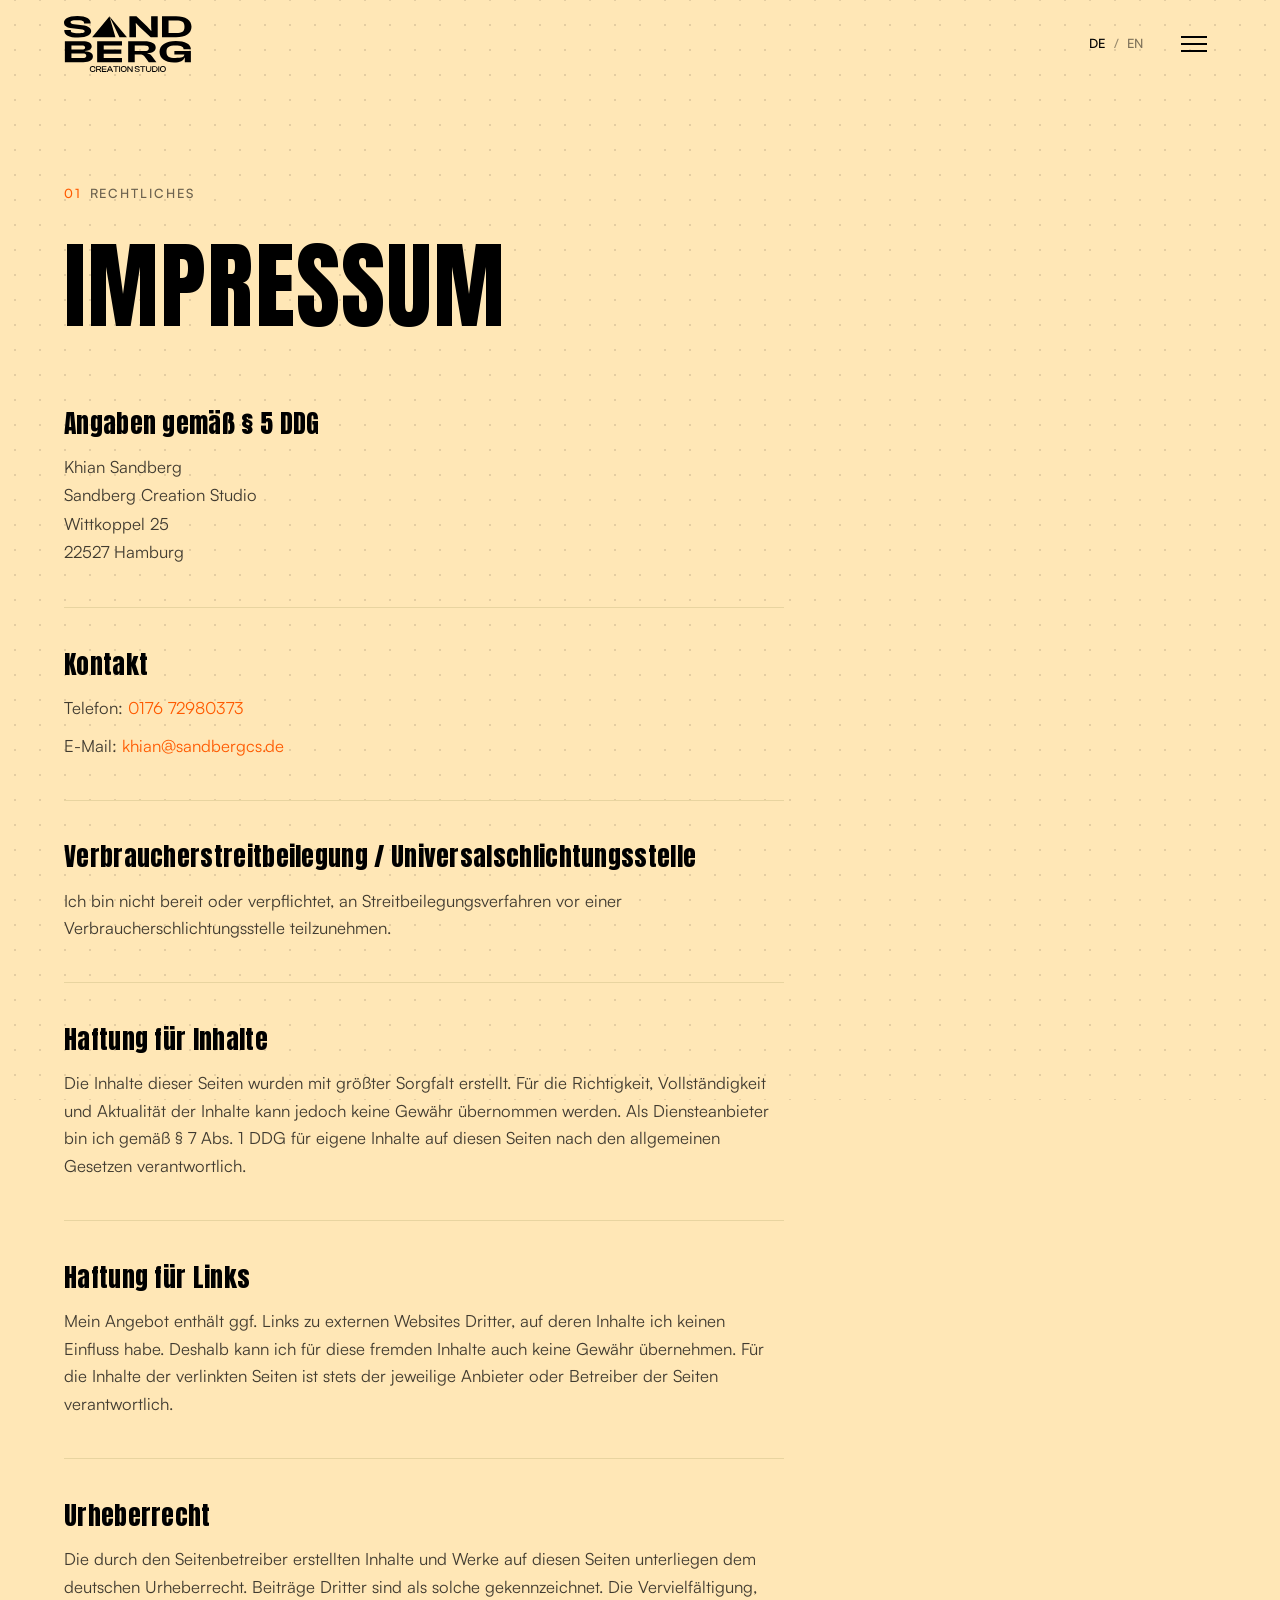
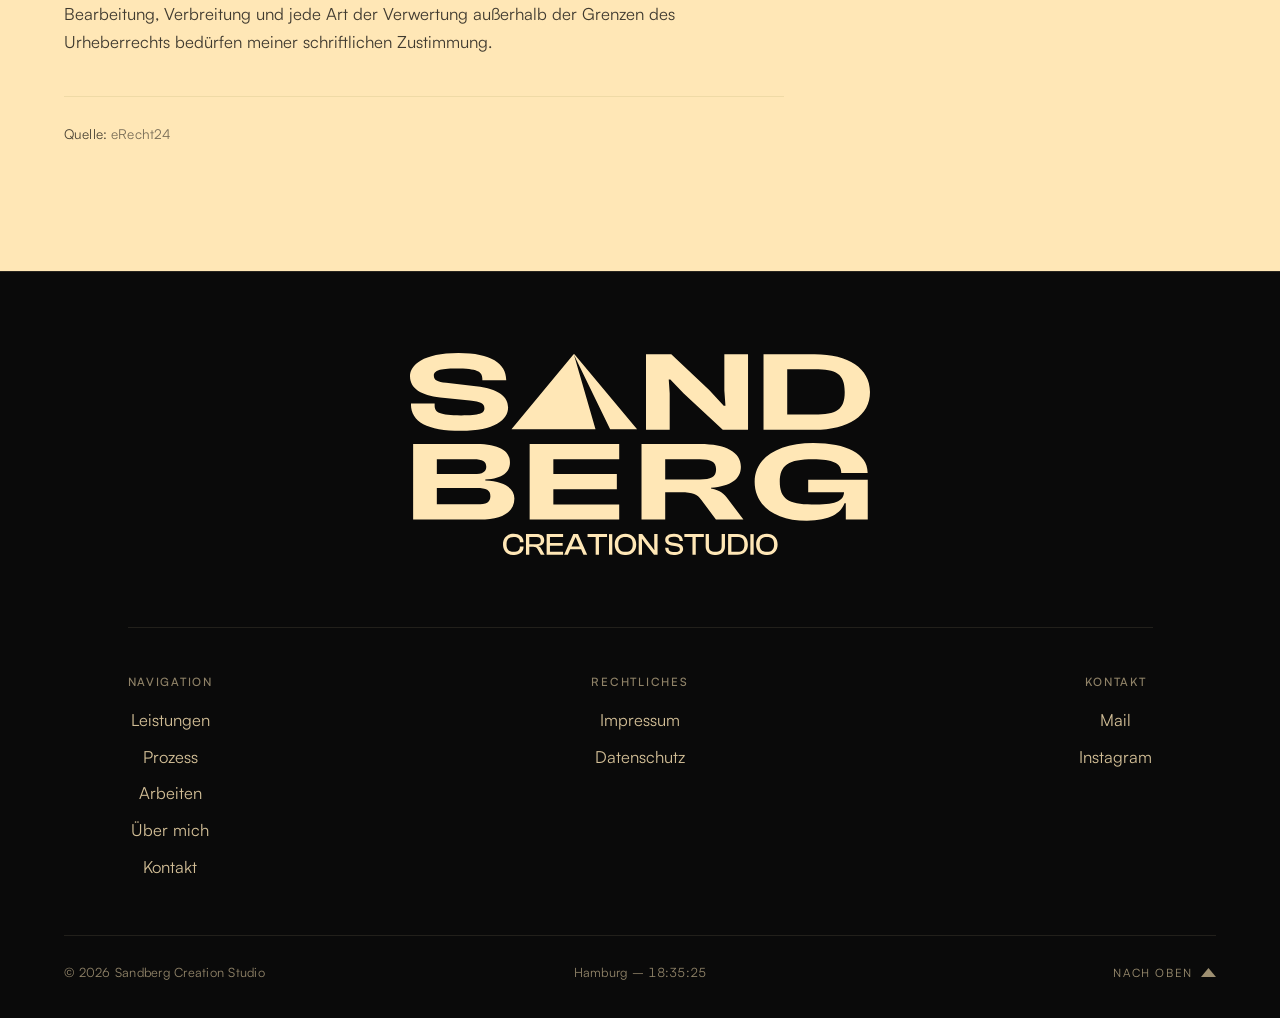
<file: impressum.html>
<!DOCTYPE html>
<html lang="de">
<head>
  <meta charset="UTF-8" />
  <meta name="viewport" content="width=device-width, initial-scale=1.0" />
  <title>Impressum – Sandberg Creation Studio</title>
  <meta name="description" content="Impressum von Sandberg Creation Studio – Kreativstudio für Campaigns & Print aus Hamburg." />
  <meta name="robots" content="noindex, follow" />
  <meta name="theme-color" content="#0A0A0A" />
  <link rel="icon" type="image/svg+xml" href="assets/img/favicon.svg" />
  <link rel="icon" type="image/png" sizes="48x48" href="assets/img/favicon-48.png" />
  <link rel="icon" type="image/png" sizes="32x32" href="assets/img/favicon-32.png" />
  <link rel="icon" type="image/png" sizes="16x16" href="assets/img/favicon-16.png" />
  <link rel="apple-touch-icon" href="assets/img/apple-touch-icon.png" />

  <link rel="preload" href="assets/fonts/Anton-Regular.woff2" as="font" type="font/woff2" crossorigin />
  <link rel="preload" href="assets/fonts/Satoshi-Regular.woff2" as="font" type="font/woff2" crossorigin />
  <link rel="stylesheet" href="assets/css/fonts.css" />
  <link rel="stylesheet" href="assets/css/style.css" />
</head>
<body>

  <!-- ===================== NAVIGATION ===================== -->
  <header class="nav" id="top">
    <div class="nav__inner">
      <a class="nav__logo" href="index.html" aria-label="Sandberg Creation Studio – Startseite">
        <svg class="nav__logo-mark" viewBox="150.4 535.03 1197.55 525.94" fill="currentColor" aria-hidden="true">
            <path d="M392.56,1033.37c0-16.72,11.04-27.6,27.68-27.6,15.12,0,25.68,8,25.68,20.8v1.12h-9.52v-1.12c0-8.16-5.2-12.56-16.08-12.56-12.56,0-18.64,6-18.64,19.36s6.08,19.28,18.64,19.28c10.88,0,16.08-4.32,16.08-12.56v-1.04h9.52v1.04c0,12.88-10.48,20.88-25.68,20.88-16.64,0-27.68-10.88-27.68-27.6Z"/>
            <path d="M452.32,1060.17v-53.6h27.84c12.16,0,19.68,5.76,19.68,15.76,0,8.88-5.84,14.32-15.92,14.88v.56c4.16,1.12,6.08,3.52,8,6.88l8.96,15.52h-9.92l-8.56-14.8c-2.4-4.24-4.88-6-11.6-6h-9.84v20.8h-8.64ZM460.96,1032.73h19.12c7.2,0,10.8-2.48,10.8-9.2s-3.6-9.2-10.8-9.2h-19.12v18.4Z"/>
            <path d="M506.08,1060.17v-53.6h42.88v7.76h-34.24v15.04h33.04v7.68h-33.04v15.36h34.24v7.76h-42.88Z"/>
            <path d="M551.68,1060.17l23.92-53.6h12.16l23.92,53.6h-9.76l-6.16-13.92h-28.32l-6.16,13.92h-9.6ZM570.88,1038.49h21.44l-7.28-16.32-3.12-7.6h-.64l-3.12,7.6-7.28,16.32Z"/>
            <path d="M633.76,1060.17v-45.84h-21.12v-7.76h50.72v7.76h-21.04v45.84h-8.56Z"/>
            <path d="M668.4,1060.17v-53.6h8.64v53.6h-8.64Z"/>
            <path d="M683.44,1033.37c0-16.72,11.12-27.6,27.92-27.6s28,10.88,28,27.6-11.04,27.6-28,27.6-27.92-10.88-27.92-27.6ZM730.24,1033.37c0-13.36-6.16-19.36-18.88-19.36s-18.8,6-18.8,19.36,6.08,19.28,18.8,19.28,18.88-5.92,18.88-19.28Z"/>
            <path d="M745.76,1060.17v-53.6h9.28l24,31.36,6.96,10h.64l-.4-9.68v-31.68h8.64v53.6h-9.28l-24.16-31.28-6.72-9.44h-.64l.32,9.28v31.44h-8.64Z"/>
            <path d="M814.88,1042.65v-.48h8.64v1.28c0,6.4,3.76,9.6,15.52,9.6,10.24,0,13.84-2.24,13.84-7.28,0-4.64-2.72-6.4-9.52-7.68l-13.12-2.16c-9.04-1.6-15.44-5.76-15.44-14.56,0-7.76,6.4-15.6,23.04-15.6,15.68,0,22.8,7.84,22.8,18.32v.48h-8.56v-1.04c0-6.56-3.92-9.84-15.04-9.84-9.76,0-13.6,2.4-13.6,7.2s2.72,6.16,9.04,7.52l13.04,2.24c10.72,1.92,16,6.8,16,14.64s-6.64,15.68-22.48,15.68-24.16-7.04-24.16-18.32Z"/>
            <path d="M885.76,1060.17v-45.84h-21.12v-7.76h50.72v7.76h-21.04v45.84h-8.56Z"/>
            <path d="M920.08,1037.93v-31.36h8.56v30.8c0,10.8,4.8,15.28,16.56,15.28s16.56-4.48,16.56-15.28v-30.8h8.64v31.36c0,14.56-9.12,23.04-25.2,23.04s-25.12-8.48-25.12-23.04Z"/>
            <path d="M978.56,1060.17v-53.6h24.4c16.64,0,27.12,10.24,27.12,26.8s-10.48,26.8-27.12,26.8h-24.4ZM987.12,1014.33v38.08h15.84c12.4,0,18-5.28,18-19.04s-5.6-19.04-18-19.04h-15.84Z"/>
            <path d="M1036.48,1060.17v-53.6h8.64v53.6h-8.64Z"/>
            <path d="M1051.52,1033.37c0-16.72,11.12-27.6,27.92-27.6s28,10.88,28,27.6-11.04,27.6-28,27.6-27.92-10.88-27.92-27.6ZM1098.32,1033.37c0-13.36-6.16-19.36-18.88-19.36s-18.8,6-18.8,19.36,6.08,19.28,18.8,19.28,18.88-5.92,18.88-19.28Z"/>
            <path d="M152.87,668.39v-1.76h61.69v5.29c0,18.21,12.75,25.56,68.68,25.56,49.35,0,60.87-5.29,60.87-18.51,0-12.04-9.46-16.45-37.84-19.98l-77.32-7.93c-49.35-5.58-78.55-23.21-78.55-55.22,0-29.67,33.72-60.81,126.25-60.81,84.72,0,124.2,27.91,124.2,69.32v1.76h-62.1v-4.11c0-18.8-13.57-26.73-68.27-26.73-44.42,0-57.99,6.17-57.99,18.8,0,11.46,9.05,15.57,32.08,18.51l77.32,8.81c61.69,7.05,83.9,28.49,83.9,55.52,0,32.02-34.96,60.81-122.55,60.81s-130.37-23.5-130.37-69.32Z"/>
            <path d="M764.8,734.78v-196.81h65.8l98.7,93.12,37.83,41.42h4.52l-2.88-39.66v-94.88h61.69v196.81h-65.8l-101.58-94-34.96-37.01h-4.11l2.47,36.13v94.88h-61.69Z"/>
            <path d="M1070.77,734.78v-196.81h132.83c88.42,0,144.35,36.72,144.35,98.41s-55.93,98.41-144.35,98.41h-132.83ZM1132.46,577.63v117.5h71.15c55.93,0,78.55-11.46,78.55-58.75s-22.62-58.75-78.55-58.75h-71.15Z"/>
            <path d="M158.54,968.78v-196.81h165.32c56.34,0,86.77,17.04,86.77,47.88,0,24.38-18.09,42.01-64.16,44.36v2.64c51,2.64,75.67,20.86,75.67,47.29,0,33.49-28.79,54.64-90.48,54.64h-173.14ZM220.23,850.11h96.65c22.62,0,32.08-5.58,32.08-19.09s-9.87-19.39-32.9-19.39h-95.82v38.48ZM220.23,929.12h104.05c25.09,0,35.37-5.58,35.37-21.44s-10.28-21.15-35.37-21.15h-104.05v42.59Z"/>
            <path d="M461.88,968.78v-196.81h233.18v39.66h-171.49v38.48h165.32v39.36h-165.32v39.66h171.49v39.66h-233.18Z"/>
            <path d="M753.13,968.78v-196.81h152.16c67.86,0,106.52,21.44,106.52,59.04,0,32.02-25.91,51.11-77.73,54.64v2.35c24.68,4.7,34.13,14.1,44.42,27.91l39.89,52.87h-71.56l-37.84-51.11c-11.1-15.27-21.38-20.27-53.46-20.27h-40.71v71.38h-61.69ZM814.82,864.21h90.06c29.2,0,42.36-5.88,42.36-26.44,0-19.39-13.16-26.14-42.36-26.14h-90.06v52.58Z"/>
            <path d="M1047.66,870.38c0-61.39,58.4-101.34,152.99-101.34,86.36,0,141.06,28.79,141.06,76.08v2.35h-68.68v-2.35c0-22.91-20.97-33.78-74.03-33.78-62.51,0-85.95,15.27-85.95,59.04s22.62,59.04,83.07,59.04,82.66-7.05,84.31-32.02h-93.35v-32.61h155.04v103.99h-57.17v-42.3h-3.29c-9.46,25.85-38.25,45.24-97.88,45.24-84.31,0-136.12-39.95-136.12-101.34Z"/>
            <polyline points="577.44 540.47 671.42 733.72 741.55 733.72 578.47 538.58 576.36 538.58 414.55 733.72 633.35 733.72"/>
          </svg>
      </a>

      <div class="nav__right">
        <div class="lang" role="group" aria-label="Sprache wählen">
          <button data-lang="de" class="is-active" type="button">DE</button>
          <i>/</i>
          <button data-lang="en" type="button">EN</button>
        </div>
        <button class="burger" type="button" aria-label="Menü öffnen" aria-controls="menu" aria-expanded="false">
          <span></span>
        </button>
      </div>
    </div>
  </header>

  <!-- ===================== FULLSCREEN-MENÜ ===================== -->
  <nav class="menu" id="menu" aria-label="Hauptnavigation">
    <ul class="menu__list">
      <li class="menu__item"><a href="index.html"><span class="num">01</span><span class="txt" data-de="Start" data-en="Home">Start</span></a></li>
      <li class="menu__item"><a href="index.html#leistungen"><span class="num">02</span><span class="txt" data-de="Leistungen" data-en="Services">Leistungen</span></a></li>
      <li class="menu__item"><a href="index.html#prozess"><span class="num">03</span><span class="txt" data-de="Prozess" data-en="Process">Prozess</span></a></li>
      <li class="menu__item"><a href="index.html#portfolio"><span class="num">04</span><span class="txt" data-de="Arbeiten" data-en="Work">Arbeiten</span></a></li>
      <li class="menu__item"><a href="index.html#ueber"><span class="num">05</span><span class="txt" data-de="Über mich" data-en="About">Über mich</span></a></li>
      <li class="menu__item"><a href="index.html#kontakt"><span class="num">06</span><span class="txt" data-de="Kontakt" data-en="Contact">Kontakt</span></a></li>
    </ul>
    <div class="menu__foot">
      <a data-goatcounter-click="klick-instagram" href="https://instagram.com/sandberg.cs" target="_blank" rel="noopener">Instagram – @sandberg.cs</a>
      <a data-goatcounter-click="klick-mail" href="mailto:khian@sandbergcs.de">khian@sandbergcs.de</a>
      <span data-de="Hamburg &amp; remote" data-en="Hamburg &amp; remote">Hamburg &amp; remote</span>
    </div>
  </nav>

  <!-- ===================== IMPRESSUM ===================== -->
  <main>
    <section class="legal" aria-label="Impressum">
      <div class="wrap legal__inner">

        <header class="legal__head">
          <span class="legal__kicker">
            <span class="legal__kicker-num">01</span>
            <span data-de="Rechtliches" data-en="Legal">Rechtliches</span>
          </span>
          <h1 class="legal__title" data-de="Impressum" data-en="Imprint">Impressum</h1>
        </header>

        <div class="legal__body">

          <!-- Diensteanbieter -->
          <div class="legal__block legal__block--addr">
            <h2 data-de="Angaben gemäß § 5 DDG" data-en="Information pursuant to § 5 DDG">Angaben gemäß § 5 DDG</h2>
            <p data-de="Khian Sandberg" data-en="Khian Sandberg">Khian Sandberg</p>
            <p data-de="Sandberg Creation Studio" data-en="Sandberg Creation Studio">Sandberg Creation Studio</p>
            <p data-de="Wittkoppel 25" data-en="Wittkoppel 25">Wittkoppel 25</p>
            <p data-de="22527 Hamburg" data-en="22527 Hamburg">22527 Hamburg</p>
          </div>

          <!-- Kontakt -->
          <div class="legal__block">
            <h2 data-de="Kontakt" data-en="Contact">Kontakt</h2>
            <p>
              <span data-de="Telefon:" data-en="Phone:">Telefon:</span>
              <a href="tel:+4917672980373">0176 72980373</a>
            </p>
            <p>
              <span data-de="E-Mail:" data-en="Email:">E-Mail:</span>
              <a data-goatcounter-click="klick-mail" href="mailto:khian@sandbergcs.de">khian@sandbergcs.de</a>
            </p>
          </div>

          <!-- Verbraucherstreitbeilegung -->
          <div class="legal__block">
            <h2 data-de="Verbraucherstreitbeilegung / Universalschlichtungsstelle" data-en="Consumer dispute resolution">Verbraucherstreitbeilegung / Universalschlichtungsstelle</h2>
            <p data-de="Ich bin nicht bereit oder verpflichtet, an Streitbeilegungsverfahren vor einer Verbraucherschlichtungsstelle teilzunehmen."
               data-en="I am neither willing nor obliged to participate in dispute resolution proceedings before a consumer arbitration board.">Ich bin nicht bereit oder verpflichtet, an Streitbeilegungsverfahren vor einer Verbraucherschlichtungsstelle teilzunehmen.</p>
          </div>

          <!-- Haftung für Inhalte -->
          <div class="legal__block">
            <h2 data-de="Haftung für Inhalte" data-en="Liability for content">Haftung für Inhalte</h2>
            <p data-de="Die Inhalte dieser Seiten wurden mit größter Sorgfalt erstellt. Für die Richtigkeit, Vollständigkeit und Aktualität der Inhalte kann jedoch keine Gewähr übernommen werden. Als Diensteanbieter bin ich gemäß § 7 Abs. 1 DDG für eigene Inhalte auf diesen Seiten nach den allgemeinen Gesetzen verantwortlich."
               data-en="The contents of these pages were created with the utmost care. However, no guarantee can be given for the accuracy, completeness and timeliness of the content. As a service provider, I am responsible for my own content on these pages in accordance with § 7 (1) DDG under the general laws.">Die Inhalte dieser Seiten wurden mit größter Sorgfalt erstellt. Für die Richtigkeit, Vollständigkeit und Aktualität der Inhalte kann jedoch keine Gewähr übernommen werden. Als Diensteanbieter bin ich gemäß § 7 Abs. 1 DDG für eigene Inhalte auf diesen Seiten nach den allgemeinen Gesetzen verantwortlich.</p>
          </div>

          <!-- Haftung für Links -->
          <div class="legal__block">
            <h2 data-de="Haftung für Links" data-en="Liability for links">Haftung für Links</h2>
            <p data-de="Mein Angebot enthält ggf. Links zu externen Websites Dritter, auf deren Inhalte ich keinen Einfluss habe. Deshalb kann ich für diese fremden Inhalte auch keine Gewähr übernehmen. Für die Inhalte der verlinkten Seiten ist stets der jeweilige Anbieter oder Betreiber der Seiten verantwortlich."
               data-en="My website may contain links to external third-party websites over whose content I have no influence. Therefore, I cannot assume any liability for this external content. The respective provider or operator of the linked pages is always responsible for their content.">Mein Angebot enthält ggf. Links zu externen Websites Dritter, auf deren Inhalte ich keinen Einfluss habe. Deshalb kann ich für diese fremden Inhalte auch keine Gewähr übernehmen. Für die Inhalte der verlinkten Seiten ist stets der jeweilige Anbieter oder Betreiber der Seiten verantwortlich.</p>
          </div>

          <!-- Urheberrecht -->
          <div class="legal__block">
            <h2 data-de="Urheberrecht" data-en="Copyright">Urheberrecht</h2>
            <p data-de="Die durch den Seitenbetreiber erstellten Inhalte und Werke auf diesen Seiten unterliegen dem deutschen Urheberrecht. Beiträge Dritter sind als solche gekennzeichnet. Die Vervielfältigung, Bearbeitung, Verbreitung und jede Art der Verwertung außerhalb der Grenzen des Urheberrechts bedürfen meiner schriftlichen Zustimmung."
               data-en="The content and works created by the site operator on these pages are subject to German copyright law. Contributions by third parties are marked as such. Duplication, processing, distribution and any kind of use outside the limits of copyright law require my written consent.">Die durch den Seitenbetreiber erstellten Inhalte und Werke auf diesen Seiten unterliegen dem deutschen Urheberrecht. Beiträge Dritter sind als solche gekennzeichnet. Die Vervielfältigung, Bearbeitung, Verbreitung und jede Art der Verwertung außerhalb der Grenzen des Urheberrechts bedürfen meiner schriftlichen Zustimmung.</p>
          </div>

          <!-- Quelle -->
          <p class="legal__seal">
            <span data-de="Quelle:" data-en="Source:">Quelle:</span>
            <a href="https://www.e-recht24.de" target="_blank" rel="noopener">eRecht24</a>
          </p>

        </div>
      </div>
    </section>
  </main>

  <!-- ===================== FOOTER ===================== -->
  <footer class="ft" id="footer">
    <div class="wrap ft__inner">

      <!-- 1) Closing: große Wortmarke + Claim -->
      <div class="ft__brand">
        <a class="ft__logo" href="index.html" aria-label="Sandberg Creation Studio – Startseite">
          <svg class="ft__logo-mark" viewBox="150.4 535.03 1197.55 525.94" fill="currentColor" aria-hidden="true">
            <path d="M392.56,1033.37c0-16.72,11.04-27.6,27.68-27.6,15.12,0,25.68,8,25.68,20.8v1.12h-9.52v-1.12c0-8.16-5.2-12.56-16.08-12.56-12.56,0-18.64,6-18.64,19.36s6.08,19.28,18.64,19.28c10.88,0,16.08-4.32,16.08-12.56v-1.04h9.52v1.04c0,12.88-10.48,20.88-25.68,20.88-16.64,0-27.68-10.88-27.68-27.6Z"/>
            <path d="M452.32,1060.17v-53.6h27.84c12.16,0,19.68,5.76,19.68,15.76,0,8.88-5.84,14.32-15.92,14.88v.56c4.16,1.12,6.08,3.52,8,6.88l8.96,15.52h-9.92l-8.56-14.8c-2.4-4.24-4.88-6-11.6-6h-9.84v20.8h-8.64ZM460.96,1032.73h19.12c7.2,0,10.8-2.48,10.8-9.2s-3.6-9.2-10.8-9.2h-19.12v18.4Z"/>
            <path d="M506.08,1060.17v-53.6h42.88v7.76h-34.24v15.04h33.04v7.68h-33.04v15.36h34.24v7.76h-42.88Z"/>
            <path d="M551.68,1060.17l23.92-53.6h12.16l23.92,53.6h-9.76l-6.16-13.92h-28.32l-6.16,13.92h-9.6ZM570.88,1038.49h21.44l-7.28-16.32-3.12-7.6h-.64l-3.12,7.6-7.28,16.32Z"/>
            <path d="M633.76,1060.17v-45.84h-21.12v-7.76h50.72v7.76h-21.04v45.84h-8.56Z"/>
            <path d="M668.4,1060.17v-53.6h8.64v53.6h-8.64Z"/>
            <path d="M683.44,1033.37c0-16.72,11.12-27.6,27.92-27.6s28,10.88,28,27.6-11.04,27.6-28,27.6-27.92-10.88-27.92-27.6ZM730.24,1033.37c0-13.36-6.16-19.36-18.88-19.36s-18.8,6-18.8,19.36,6.08,19.28,18.8,19.28,18.88-5.92,18.88-19.28Z"/>
            <path d="M745.76,1060.17v-53.6h9.28l24,31.36,6.96,10h.64l-.4-9.68v-31.68h8.64v53.6h-9.28l-24.16-31.28-6.72-9.44h-.64l.32,9.28v31.44h-8.64Z"/>
            <path d="M814.88,1042.65v-.48h8.64v1.28c0,6.4,3.76,9.6,15.52,9.6,10.24,0,13.84-2.24,13.84-7.28,0-4.64-2.72-6.4-9.52-7.68l-13.12-2.16c-9.04-1.6-15.44-5.76-15.44-14.56,0-7.76,6.4-15.6,23.04-15.6,15.68,0,22.8,7.84,22.8,18.32v.48h-8.56v-1.04c0-6.56-3.92-9.84-15.04-9.84-9.76,0-13.6,2.4-13.6,7.2s2.72,6.16,9.04,7.52l13.04,2.24c10.72,1.92,16,6.8,16,14.64s-6.64,15.68-22.48,15.68-24.16-7.04-24.16-18.32Z"/>
            <path d="M885.76,1060.17v-45.84h-21.12v-7.76h50.72v7.76h-21.04v45.84h-8.56Z"/>
            <path d="M920.08,1037.93v-31.36h8.56v30.8c0,10.8,4.8,15.28,16.56,15.28s16.56-4.48,16.56-15.28v-30.8h8.64v31.36c0,14.56-9.12,23.04-25.2,23.04s-25.12-8.48-25.12-23.04Z"/>
            <path d="M978.56,1060.17v-53.6h24.4c16.64,0,27.12,10.24,27.12,26.8s-10.48,26.8-27.12,26.8h-24.4ZM987.12,1014.33v38.08h15.84c12.4,0,18-5.28,18-19.04s-5.6-19.04-18-19.04h-15.84Z"/>
            <path d="M1036.48,1060.17v-53.6h8.64v53.6h-8.64Z"/>
            <path d="M1051.52,1033.37c0-16.72,11.12-27.6,27.92-27.6s28,10.88,28,27.6-11.04,27.6-28,27.6-27.92-10.88-27.92-27.6ZM1098.32,1033.37c0-13.36-6.16-19.36-18.88-19.36s-18.8,6-18.8,19.36,6.08,19.28,18.8,19.28,18.88-5.92,18.88-19.28Z"/>
            <path d="M152.87,668.39v-1.76h61.69v5.29c0,18.21,12.75,25.56,68.68,25.56,49.35,0,60.87-5.29,60.87-18.51,0-12.04-9.46-16.45-37.84-19.98l-77.32-7.93c-49.35-5.58-78.55-23.21-78.55-55.22,0-29.67,33.72-60.81,126.25-60.81,84.72,0,124.2,27.91,124.2,69.32v1.76h-62.1v-4.11c0-18.8-13.57-26.73-68.27-26.73-44.42,0-57.99,6.17-57.99,18.8,0,11.46,9.05,15.57,32.08,18.51l77.32,8.81c61.69,7.05,83.9,28.49,83.9,55.52,0,32.02-34.96,60.81-122.55,60.81s-130.37-23.5-130.37-69.32Z"/>
            <path d="M764.8,734.78v-196.81h65.8l98.7,93.12,37.83,41.42h4.52l-2.88-39.66v-94.88h61.69v196.81h-65.8l-101.58-94-34.96-37.01h-4.11l2.47,36.13v94.88h-61.69Z"/>
            <path d="M1070.77,734.78v-196.81h132.83c88.42,0,144.35,36.72,144.35,98.41s-55.93,98.41-144.35,98.41h-132.83ZM1132.46,577.63v117.5h71.15c55.93,0,78.55-11.46,78.55-58.75s-22.62-58.75-78.55-58.75h-71.15Z"/>
            <path d="M158.54,968.78v-196.81h165.32c56.34,0,86.77,17.04,86.77,47.88,0,24.38-18.09,42.01-64.16,44.36v2.64c51,2.64,75.67,20.86,75.67,47.29,0,33.49-28.79,54.64-90.48,54.64h-173.14ZM220.23,850.11h96.65c22.62,0,32.08-5.58,32.08-19.09s-9.87-19.39-32.9-19.39h-95.82v38.48ZM220.23,929.12h104.05c25.09,0,35.37-5.58,35.37-21.44s-10.28-21.15-35.37-21.15h-104.05v42.59Z"/>
            <path d="M461.88,968.78v-196.81h233.18v39.66h-171.49v38.48h165.32v39.36h-165.32v39.66h171.49v39.66h-233.18Z"/>
            <path d="M753.13,968.78v-196.81h152.16c67.86,0,106.52,21.44,106.52,59.04,0,32.02-25.91,51.11-77.73,54.64v2.35c24.68,4.7,34.13,14.1,44.42,27.91l39.89,52.87h-71.56l-37.84-51.11c-11.1-15.27-21.38-20.27-53.46-20.27h-40.71v71.38h-61.69ZM814.82,864.21h90.06c29.2,0,42.36-5.88,42.36-26.44,0-19.39-13.16-26.14-42.36-26.14h-90.06v52.58Z"/>
            <path d="M1047.66,870.38c0-61.39,58.4-101.34,152.99-101.34,86.36,0,141.06,28.79,141.06,76.08v2.35h-68.68v-2.35c0-22.91-20.97-33.78-74.03-33.78-62.51,0-85.95,15.27-85.95,59.04s22.62,59.04,83.07,59.04,82.66-7.05,84.31-32.02h-93.35v-32.61h155.04v103.99h-57.17v-42.3h-3.29c-9.46,25.85-38.25,45.24-97.88,45.24-84.31,0-136.12-39.95-136.12-101.34Z"/>
            <polyline points="577.44 540.47 671.42 733.72 741.55 733.72 578.47 538.58 576.36 538.58 414.55 733.72 633.35 733.72"/>
          </svg>
        </a>
      </div>

      <!-- 2) Link-Spalten -->
      <div class="ft__cols">
        <nav class="ft__col" aria-label="Navigation">
          <h3 class="ft__col-title" data-de="Navigation" data-en="Navigation">Navigation</h3>
          <ul class="ft__list">
            <li><a href="index.html#leistungen" data-de="Leistungen" data-en="Services">Leistungen</a></li>
            <li><a href="index.html#prozess" data-de="Prozess" data-en="Process">Prozess</a></li>
            <li><a href="index.html#portfolio" data-de="Arbeiten" data-en="Work">Arbeiten</a></li>
            <li><a href="index.html#ueber" data-de="Über mich" data-en="About">Über mich</a></li>
            <li><a href="index.html#kontakt" data-de="Kontakt" data-en="Contact">Kontakt</a></li>
          </ul>
        </nav>
        <nav class="ft__col" aria-label="Rechtliches">
          <h3 class="ft__col-title" data-de="Rechtliches" data-en="Legal">Rechtliches</h3>
          <ul class="ft__list">
            <li><a href="impressum.html" data-de="Impressum" data-en="Imprint">Impressum</a></li>
            <li><a href="datenschutz.html" data-de="Datenschutz" data-en="Privacy">Datenschutz</a></li>
          </ul>
        </nav>
        <div class="ft__col">
          <h3 class="ft__col-title" data-de="Kontakt" data-en="Contact">Kontakt</h3>
          <ul class="ft__list">
            <li><a data-goatcounter-click="klick-mail" href="mailto:khian@sandbergcs.de" data-de="Mail" data-en="Mail">Mail</a></li>
            <li><a data-goatcounter-click="klick-instagram" href="https://instagram.com/sandberg.cs" target="_blank" rel="noopener" data-de="Instagram" data-en="Instagram">Instagram</a></li>
          </ul>
        </div>
      </div>

      <!-- 3) Meta-Leiste -->
      <div class="ft__meta">
        <p class="ft__copy">© 2026 Sandberg Creation Studio</p>
        <p class="ft__time">
          <span data-de="Hamburg" data-en="Hamburg">Hamburg</span><span class="ft__time-sep"> – </span><span class="ft__time-val">--:--:--</span>
        </p>
        <a class="ft__top" href="#top">
          <span data-de="Nach oben" data-en="Back to top">Nach oben</span>
          <span class="ft__top-berg" aria-hidden="true">
            <svg viewBox="0 0 100 59.63"><path d="M49.77 0 L0 59.63 L100 59.63 Z" fill="currentColor"/></svg>
          </span>
        </a>
      </div>

    </div>
  </footer>

  <script src="assets/js/main.js"></script>

  <!-- GoatCounter (cookielose Webanalyse, DSGVO-freundlich) -->
  <script data-goatcounter="https://sandbergcs.goatcounter.com/count"
          async src="//gc.zgo.at/count.js"></script>
</body>
</html>
</file>
<file: assets/css/fonts.css>
/* === Anton (Headlines — Poster-Grotesk, ein Schnitt, lebt in Versalien) === */
@font-face {
  font-family: "Anton";
  src: url("../fonts/Anton-Regular.woff2") format("woff2");
  font-weight: 400;
  font-style: normal;
  font-display: swap;
}

/* === Satoshi (Body) === */
@font-face {
  font-family: "Satoshi";
  src: url("../fonts/Satoshi-Light.woff2") format("woff2");
  font-weight: 300;
  font-style: normal;
  font-display: swap;
}
@font-face {
  font-family: "Satoshi";
  src: url("../fonts/Satoshi-Regular.woff2") format("woff2");
  font-weight: 400;
  font-style: normal;
  font-display: swap;
}
@font-face {
  font-family: "Satoshi";
  src: url("../fonts/Satoshi-Medium.woff2") format("woff2");
  font-weight: 500;
  font-style: normal;
  font-display: swap;
}
@font-face {
  font-family: "Satoshi";
  src: url("../fonts/Satoshi-Bold.woff2") format("woff2");
  font-weight: 700;
  font-style: normal;
  font-display: swap;
}
</file>
<file: assets/css/style.css>
/* ============================================================
   Sandberg Creation Studio — Core Styles
   Abschnitt 1: Tokens · Base · Navigation · Hero
   ============================================================ */

/* ---------- Design Tokens ---------- */
:root {
  /* Farben */
  --sand: #FFE7B6;
  --sand-soft: #FBF4E6;
  --sand-line: #E8D4A0;
  --ink: #0A0A0A;
  --black: #000000;
  --accent: #FF5A00;
  --white: #FFFFFF;

  /* Semantik */
  --bg: var(--sand);
  --fg: var(--black);

  /* Typo */
  --font-display: "Anton", "Arial Narrow", sans-serif;
  --font-body: "Satoshi", "Helvetica Neue", Arial, sans-serif;

  /* Spacing (8px-Grid) */
  --s-1: 8px;  --s-2: 16px; --s-3: 24px; --s-4: 32px;
  --s-5: 48px; --s-6: 64px; --s-7: 96px; --s-8: 128px;

  --maxw: 1480px;
  --gutter: clamp(20px, 5vw, 72px);

  /* Vertikaler Rhythmus — EIN Maß für alle Kapitel-Sektionen:
     Sektionsrand (Farbkante → Kapitel-Label) und Label → Inhalt.
     Bewusst überall identisch, damit jeder Sektionswechsel gleich atmet. */
  --sec-pad: clamp(72px, 12vh, 160px);
  --kicker-gap: clamp(30px, 5vh, 64px);

  --nav-h: 88px;        /* Block-Logo braucht mehr Luft als die alte Breit-Lockup */
  --anton-ink: 0.0381em;  /* linke Seitenlagerung von Anton, gemessen */
  --ease: cubic-bezier(0.22, 1, 0.36, 1);
  --ease-out: cubic-bezier(0.16, 1, 0.3, 1);
}

/* ---------- Reset / Base ---------- */
*, *::before, *::after { box-sizing: border-box; margin: 0; padding: 0; }

html {
  scroll-behavior: smooth;
  -webkit-text-size-adjust: 100%;
  -webkit-tap-highlight-color: transparent;  /* kein grauer iOS-Tap-Blitz */
}

body {
  font-family: var(--font-body);
  font-weight: 400;
  background: var(--bg);
  color: var(--fg);
  line-height: 1.5;
  -webkit-font-smoothing: antialiased;
  /* text-rendering: auto statt optimizeLegibility — Kerning/Ligaturen sind in
     modernen Browsern ohnehin aktiv; optimizeLegibility provoziert beim Scrollen
     Re-Rasterisierung (sichtbares Buchstaben-Flackern bei fetten Glyphen). */
  text-rendering: auto;
  overflow-x: hidden;
}

body.no-scroll { overflow: hidden; }

/* ---------- Globales Berg-Leitmotiv ---------- */
/* Ein Berg, zwei deckungsgleich gestapelte Farbschichten: weiß und schwarz.
   BEIDE sind permanent sichtbar — es wird NICHT geclippt und NICHT geblendet.
   Der Trick: jede Schicht ist auf dem „falschen" Hintergrund praktisch
   unsichtbar (weiß bei 6 % auf Sand ≈ 0, schwarz bei 5 % auf Ink ≈ 0), auf dem
   „richtigen" liest sie als Berg. So läuft die Bergsilhouette lückenlos über
   jede Sektionsgrenze — kein Clip-Rennen mit dem nativen Scroll, keine
   Zwischenlücke, kein mix-blend-mode (der zwang den Browser früher zum
   Mitkompositieren der Headlines -> Glyphen-Flackern). */
.berg {
  position: fixed;
  right: clamp(-80px, -4vw, -10px);
  bottom: 0;
  width: clamp(460px, 64vw, 1180px);   /* Start = exakte Hero-Größe */
  pointer-events: none;
  z-index: 40;
  display: grid;                       /* beide Schichten deckungsgleich stapeln */
  will-change: transform;
  transform-origin: 100% 100%;         /* schrumpft in die untere rechte Ecke */
  transform: scale(var(--berg-scale, 1));
  /* JS setzt die Skalierung in groben Schritten (alle ~35px Scroll), die
     Transition interpoliert compositor-seitig dazwischen: der Berg-Layer wird
     nicht mehr pro Scroll-Frame invalidiert (Headline-Ruhe), bleibt aber fluid */
  transition: transform .35s linear, opacity .3s var(--ease);
}
.berg__svg {
  grid-area: 1 / 1;
  width: 100%;
  height: auto;
}
.berg__svg--light { opacity: 0.06; }
.berg__svg--light path { fill: #fff; }
.berg__svg--dark { opacity: 0.05; }
.berg__svg--dark path { fill: #000; }
/* während das Fullscreen-Menü offen ist, tritt der Berg zurück */
body.no-scroll .berg { opacity: 0; }

/* ---------- Punkt-Raster (Canvas, per JS erzeugt) ---------- */
/* Feines Raster hinter allen Inhalten; Punkte reagieren minimal auf den
   Cursor (Anziehung mit weichem Falloff). Farbe je Sektion via JS. */
.dotgrid {
  position: fixed;
  inset: 0;
  width: 100%;
  height: 100%;
  z-index: 39;              /* über den Sektionsflächen, unter Berg (40) & Inhalt (41) */
  pointer-events: none;
}
body.no-scroll .dotgrid { opacity: 0; transition: opacity .3s var(--ease); }
/* Mobil: größer, damit der Gipfel wie am Desktop hoch in den Hero ragt */
@media (max-width: 760px) {
  .berg { width: min(200vw, 760px); }
}

a { color: inherit; text-decoration: none; }
img, svg { display: block; max-width: 100%; }
button { font: inherit; color: inherit; background: none; border: none; cursor: pointer; }
ul { list-style: none; }

::selection { background: var(--accent); color: #fff; }

/* Tastatur-Fokus: einheitlich sichtbar, nur bei :focus-visible (nicht bei Maus-Klick) */
:focus-visible { outline: 2px solid var(--accent); outline-offset: 3px; }

/* Sanfter Crossfade beim Seitenwechsel (View Transitions API).
   Progressive Enhancement: Browser ohne Support ignorieren die Regel einfach. */
@view-transition { navigation: auto; }
@media (prefers-reduced-motion: reduce) {
  @view-transition { navigation: none; }
}

.wrap {
  position: relative;
  z-index: 41;              /* aller Inhalt liegt über den Deko-Layern:
                               Punkt-Raster (39) und Berg (40) bleiben Hintergrund */
  width: 100%;
  max-width: var(--maxw);
  margin-inline: auto;
  padding-inline: var(--gutter);
}

/* ---------- Typo-Helfer ---------- */
.label {
  font-family: var(--font-body);
  font-weight: 500;
  font-size: 0.72rem;
  letter-spacing: 0.18em;
  text-transform: uppercase;
}
.label--accent { color: var(--accent); }

/* ============================================================
   NAVIGATION
   ============================================================ */
.nav {
  position: fixed;
  inset: 0 0 auto 0;
  height: var(--nav-h);
  z-index: 100;
  display: flex;
  align-items: center;
  color: var(--sand);
  transition: transform .5s var(--ease), color .4s ease;
  /* KEIN mix-blend-mode mehr: der Blend-Layer zwang den Browser, die ganze
     Seite pro Scroll-Frame mitzukompositieren (Glyphen-Flackern). Die Farbe
     wechselt stattdessen per Sektions-Logik (JS setzt .on-sand). */
}
.nav.on-sand { color: var(--black); }
.nav.is-hidden { transform: translateY(-100%); }

.nav__inner {
  width: 100%;
  max-width: var(--maxw);
  margin-inline: auto;
  padding-inline: var(--gutter);
  display: flex;
  align-items: center;
  justify-content: space-between;
}

/* Logo (Block-Wortmarke) */
.nav__logo {
  display: flex;
  align-items: center;
  color: currentColor;
}
.nav__logo-mark {
  /* Block-Logo (SAND/BERG/CREATION STUDIO, ~2.28:1) braucht mehr Höhe
     als die frühere Breit-Lockup (~6.12:1), sonst wird die Unterzeile Matsch */
  height: clamp(42px, 4.4vw, 56px);
  width: auto;
  color: currentColor;             /* folgt der Nav-Farbe (Sektions-Logik) */
  transition: color .4s ease;
}

/* Rechte Seite: Sprache + Burger */
.nav__right { display: flex; align-items: center; gap: var(--s-3); }

.lang {
  display: flex;
  align-items: center;
  gap: 4px;
  font-weight: 500;
  font-size: 0.8rem;
  color: currentColor;
}
.lang button {
  color: currentColor;
  opacity: 0.5;
  padding: 2px 4px;
  transition: opacity .25s ease;
  letter-spacing: 0.04em;
}
.lang button.is-active { opacity: 1; }
.lang button:hover { opacity: 1; }
.lang i { opacity: 0.4; font-style: normal; }

/* Burger */
.burger {
  width: 44px; height: 44px;
  display: grid;
  place-items: center;
  color: currentColor;
}
.burger span {
  position: relative;
  width: 26px; height: 2px;
  background: currentColor;
  transition: background .3s ease;
}
.burger span::before,
.burger span::after {
  content: "";
  position: absolute; left: 0;
  width: 26px; height: 2px;
  background: currentColor;
  transition: transform .4s var(--ease);
}
.burger span::before { top: -7px; }
.burger span::after  { top: 7px; }
.burger.is-open span { background: transparent; }
.burger.is-open span::before { transform: translateY(7px) rotate(45deg); }
.burger.is-open span::after  { transform: translateY(-7px) rotate(-45deg); }

/* ---------- Fullscreen Overlay-Menü ---------- */
.menu {
  position: fixed;
  inset: 0;
  z-index: 90;
  background: var(--ink);
  color: var(--sand);
  display: grid;
  grid-template-rows: 1fr auto;
  padding: calc(var(--nav-h) + var(--s-4)) var(--gutter) var(--s-5);
  clip-path: inset(0 0 100% 0);
  visibility: hidden;
  transition: clip-path .7s var(--ease), visibility 0s linear .7s;
}
.menu.is-open {
  clip-path: inset(0 0 0 0);
  visibility: visible;
  transition: clip-path .7s var(--ease);
}
/* Bei offenem Menü den Blend-Mode der Nav neutralisieren (weiße Schrift auf
   dunklem Menü bleibt lesbar) — unabhängig von der Sektions-Logik. */
body.no-scroll .nav, body.no-scroll .nav.on-sand { color: var(--sand); }

.menu__list {
  align-self: center;
  display: flex;
  flex-direction: column;
  gap: clamp(6px, 1.4vw, 14px);
}
.menu__item { overflow: hidden; }
.menu__item a {
  display: inline-flex;
  align-items: baseline;
  gap: var(--s-3);
  font-family: var(--font-display);
  font-weight: 600;
  font-size: clamp(2.6rem, 9vw, 6.5rem);
  line-height: 1.02;
  letter-spacing: -0.02em;
  color: var(--sand);
  transform: translateY(110%);
  /* transform .8s = Einflug; color .3s = Hover-Einfärbung, synchron zum Nudge der .txt */
  transition: transform .8s var(--ease), color .3s var(--ease);
  /* eigener Compositor-Layer: hält Einflug flüssig und isoliert den Hover-Repaint */
  backface-visibility: hidden;
}
.menu.is-open .menu__item a { transform: none; }
.menu__item a .num {
  font-family: var(--font-body);
  font-weight: 500;
  font-size: 0.85rem;
  letter-spacing: 0.1em;
  color: var(--accent);
  transform: translateY(-0.4em);
}
/* Text-Label: bekommt die flüssige (GPU-composited) Hover-Bewegung wie bei „Leistungen".
   Ein horizontaler Nudge per transform -> kein Repaint, kein vertikales Clipping
   (overflow:hidden des Items), läuft auch bei schnellem Wechsel butterweich. */
.menu__item a .txt {
  display: inline-block;
  /* gleiche Dauer/Easing wie die Farbe -> Bewegung und Einfärbung laufen synchron */
  transition: transform .3s var(--ease);
}
@media (hover:hover) {
  .menu__item a:hover { color: var(--accent); }
  .menu__item a:hover .txt { transform: translateX(clamp(4px, 0.6vw, 10px)); }
}
/* gestaffeltes Einfliegen */
.menu.is-open .menu__item:nth-child(1) a { transition-delay: .08s; }
.menu.is-open .menu__item:nth-child(2) a { transition-delay: .14s; }
.menu.is-open .menu__item:nth-child(3) a { transition-delay: .20s; }
.menu.is-open .menu__item:nth-child(4) a { transition-delay: .26s; }
.menu.is-open .menu__item:nth-child(5) a { transition-delay: .32s; }
.menu.is-open .menu__item:nth-child(6) a { transition-delay: .38s; }

.menu__foot {
  display: flex;
  flex-wrap: wrap;
  justify-content: space-between;
  gap: var(--s-3);
  border-top: 1px solid rgba(255,231,182,0.18);
  padding-top: var(--s-3);
  font-size: 0.85rem;
}
.menu__foot a { opacity: .7; transition: opacity .25s; }
.menu__foot a:hover { opacity: 1; color: var(--accent); }

/* ============================================================
   HERO
   ============================================================ */
.hero {
  position: relative;
  min-height: 100svh;
  background: var(--ink);
  color: var(--sand);
  display: flex;
  flex-direction: column;
  justify-content: flex-end;
  padding-bottom: clamp(28px, 5vh, 56px);
  overflow: hidden;
}

.hero__top {
  position: relative;
  z-index: 41;          /* über dem Berg (40) — Text liegt vor dem Leitmotiv */
  flex: 1;
  display: flex;
  align-items: flex-end;
  padding-top: calc(var(--nav-h) + var(--s-5));
}
.hero__meta {
  display: flex;
  flex-wrap: wrap;
  justify-content: space-between;
  align-items: flex-start;
  gap: 6px 24px;
  color: rgba(255,231,182,0.7);
  width: 100%;
}
/* Studio-Labels gestapelt (links); der Badge sitzt rechts oben auf Höhe der
   ersten Zeile. Auf schmalen Viewports bricht der Badge als Ganzes UNTER
   beide Labels um (statt zwischen sie zu rutschen). */
.hero__meta-lines {
  display: flex;
  flex-direction: column;
  gap: 6px;
}
/* Verfügbarkeits-Badge: pulsierender Punkt (sitzt in der ersten Hero-Meta-Zeile) */
.avail-dot {
  width: 7px;
  height: 7px;
  border-radius: 50%;
  background: var(--accent);
  animation: availPulse 2.4s ease-in-out infinite;
}
@keyframes availPulse {
  0%, 100% { opacity: .45; transform: scale(.85); }
  50%      { opacity: 1;   transform: scale(1); }
}

.hero__main { position: relative; z-index: 41; margin-top: var(--s-4); }

.hero__title {
  font-family: var(--font-display);
  font-weight: 600;
  font-size: clamp(2.6rem, 11.5vw, 11rem);
  line-height: 0.92;
  letter-spacing: -0.025em;
  text-transform: none;
}
.hero__title .line { display: block; overflow: hidden; white-space: nowrap; }
.hero__title .line > span {
  display: inline-block;
  vertical-align: top;
  padding-bottom: 0.16em;   /* Platz für Unterlängen (g) – wird nicht abgeschnitten */
  transform: translateY(110%);
  opacity: 0;
}
.hero.is-in .hero__title .line > span {
  transform: none;              /* none statt translateY(0): kein Transform-
                                   Kontext -> Text bleibt auf der Hauptebene,
                                   kein GPU-Resampling beim Scrollen */
  opacity: 1;
  transition: transform 1s var(--ease), opacity 1s var(--ease);
}
.hero.is-in .hero__title .line:nth-child(1) > span { transition-delay: .15s; }
.hero.is-in .hero__title .line:nth-child(2) > span { transition-delay: .28s; }
/* Oranger Satzpunkt: echter Punkt in der Headline-Schrift, nur eingefärbt */
.hero__title .line .accent-dot {
  display: inline-block;
  width: auto;
  height: auto;
  padding-bottom: 0;        /* erbt sonst die Unterlängen-Reserve der Zeile */
  margin-left: 0.02em;
  background: none;
  color: var(--accent);
  vertical-align: baseline;
  transform: none;
  opacity: 0;
}
.hero.is-in .hero__title .line .accent-dot {
  opacity: 1;
  transition: opacity .6s ease .7s;
}

.hero__bottom {
  position: relative;
  z-index: 41;
  margin-top: calc(var(--s-4) - 10px);  /* optisch gleich zur Caption: Headline-Unterlänge ausgeglichen */
  display: flex;
  flex-wrap: wrap;
  align-items: flex-end;
  justify-content: space-between;
  gap: var(--s-4);
}
.hero__bottom-left {
  position: relative;
}
.hero__subline {
  max-width: 34ch;
  font-size: clamp(1rem, 1.4vw, 1.2rem);
  font-weight: 400;
  color: rgba(255,231,182,0.85);
  opacity: 0;
  transform: translateY(20px);
}
.hero.is-in .hero__subline {
  opacity: 1; transform: none;
  transition: opacity .9s var(--ease) .5s, transform .9s var(--ease) .5s;
}

/* Scroll-Indikator (ohne Text) – vertikale Spur + pulsierender Pfeil.
   Absolut platziert, näher am Rand als der Subtext – verschiebt diesen nicht. */
.hero__cue {
  position: absolute;
  font-size: clamp(1rem, 1.4vw, 1.2rem);  /* an den Subtext gekoppelt für em-genaue Ausrichtung */
  top: 0.54em;             /* startet auf Höhe der Versaloberkante des Subtextes */
  bottom: 0;               /* genau so hoch wie der Subtext daneben */
  left: calc(-1 * clamp(16px, 2.4vw, 34px));
  display: flex;
  flex-direction: column;
  align-items: center;
  gap: 7px;
  opacity: 0;
}
.hero.is-in .hero__cue { opacity: 1; transition: opacity .9s ease .9s; }
.hero__cue-track {
  width: 1px;
  flex: 1;
  min-height: 22px;
  background: rgba(255,231,182,0.13);
  position: relative;
  overflow: hidden;
}
.hero__cue-track::after {
  content: "";
  position: absolute; left: 0; top: 0;
  width: 1px; height: 46%;
  background: linear-gradient(var(--accent), transparent);
  opacity: 0.75;
  animation: cueDrop 2.1s var(--ease) infinite;
}
.hero__cue-arrow {
  width: 7px; height: 7px;
  border-right: 1.5px solid var(--accent);
  border-bottom: 1.5px solid var(--accent);
  opacity: 0.75;
  transform: rotate(45deg);
  animation: cueBounce 2.1s var(--ease) infinite;
}
@keyframes cueDrop {
  0% { transform: translateY(-100%); }
  55%,100% { transform: translateY(210%); }
}
@keyframes cueBounce {
  0%,100% { transform: rotate(45deg) translate(-2px,-2px); opacity: .45; }
  50%     { transform: rotate(45deg) translate(2px,2px);   opacity: 1; }
}

/* CTA-Gruppe: Verfügbarkeits-Badge sitzt beim Button (Status -> Handlung) */
.hero__actions {
  display: flex;
  flex-direction: column;
  align-items: flex-end;
  gap: 14px;
}
.hero__avail { display: inline-flex; align-items: center; gap: 8px; color: rgba(255,231,182,0.7); opacity: 0; }
.hero.is-in .hero__avail { opacity: 1; transition: opacity .9s var(--ease) .7s; }

/* CTA Button */
.btn {
  display: inline-flex;
  align-items: center;
  gap: 10px;
  font-weight: 500;
  font-size: 0.95rem;
  padding: 14px 26px;
  border-radius: 100px;
  border: 1px solid currentColor;
  transition: background .35s var(--ease), color .35s var(--ease), border-color .35s var(--ease);
}
.btn--accent { background: var(--accent); border-color: var(--accent); color: #fff; }
.btn--accent:hover { background: transparent; color: var(--accent); }
.btn--ghost { color: var(--sand); }
.btn--ghost:hover { background: var(--sand); color: var(--ink); border-color: var(--sand); }

/* ============================================================
   REVEAL-ON-SCROLL (generisch)
   ============================================================ */
[data-reveal] {
  opacity: 0;
  transform: translateY(24px);
  transition: opacity .8s var(--ease), transform .8s var(--ease);
}
[data-reveal].is-revealed { opacity: 1; transform: none; }

/* ============================================================
   02 — LEISTUNGEN
   ============================================================ */
.lst {
  position: relative;
  background: var(--sand);
  color: var(--black);
  border-top: 1px solid var(--sand-line);
  overflow: hidden;
  /* einheitlicher Sektionsrand statt Viewport-Zentrierung — alle Kapitel
     starten mit exakt demselben Abstand Farbkante → Kapitel-Label */
  padding: var(--sec-pad) 0;
}

.lst__inner {
  position: relative;
  z-index: 41;
  display: flex;
  flex-direction: column;
  gap: var(--kicker-gap);          /* Label→Grid, einheitliches Maß */
}

/* Editorial-Headline */
.lst__title {
  font-family: var(--font-display);
  font-weight: 600;
  font-size: clamp(2.8rem, 9vw, 7rem);
  line-height: 0.94;
  letter-spacing: -0.02em;
  margin-bottom: 0;            /* Abstand Headline→Grid steuert der gap auf .lst__inner */
  display: flex;
  flex-wrap: wrap;
  align-items: baseline;
  gap: 0.25em;
}
.lst__title-index { color: var(--accent); }

/* Positionierungs-Lead (01) — Ink auf Sand, WCAG-AA */
.lst__lead {
  max-width: 52ch;
  font-size: clamp(1.05rem, 1.5vw, 1.35rem);
  line-height: 1.55;
  color: rgba(10, 10, 10, 0.68);
}

.lst__grid {
  display: grid;
  grid-template-columns: 1fr 1fr;
  gap: clamp(40px, 6vw, 120px);
}

.lst__cat-title {
  font-family: var(--font-display);
  font-weight: 600;
  font-size: clamp(1.7rem, 3.6vw, 2.9rem);
  letter-spacing: -0.02em;
  margin-bottom: var(--s-4);
}

.lst__list { border-top: 1px solid var(--sand-line); }

.lst__item {
  position: relative;
  display: flex;
  align-items: center;            /* Nummer exakt mittig zu Text und Trennlinien */
  gap: clamp(14px, 1.4vw, 22px);
  padding: clamp(18px, 2.4vh, 28px) 0;
  border-bottom: 1px solid var(--sand-line);
  font-size: clamp(1.12rem, 1.6vw, 1.5rem);
  line-height: 1.3;
  /* gestaffeltes Erscheinen, getriggert durch die Kategorie darüber */
  opacity: 0;
  transform: translateY(14px);
  transition: opacity .6s var(--ease), transform .6s var(--ease);
}
.lst__cat.is-revealed .lst__item {
  opacity: 1;
  transform: none;
  transition-delay: calc(var(--i, 0) * .07s + .12s);
}

/* sanfte Einfärbung der ganzen Zeile beim Hover */
.lst__item::before {
  content: "";
  position: absolute;
  inset: 0 calc(-1 * clamp(12px, 1.4vw, 20px));
  background: rgba(255, 90, 0, 0.07);
  border-radius: 8px;
  opacity: 0;
  transition: opacity .35s var(--ease);
  z-index: -1;
}
/* Hover bewusst AUS: die Leistungen sind (noch) nicht klickbar, jeder
   Hover-Effekt hat faelschlich Interaktivitaet suggeriert. Wieder aktivieren,
   sobald es dahinter Detail-Inhalte gibt. */
/* .lst__item:hover::before { opacity: 1; } */

.lst__item-num {
  flex: 0 0 auto;
  font-family: var(--font-body);
  font-weight: 500;
  font-size: 0.72rem;
  letter-spacing: 0.12em;
  color: rgba(10, 10, 10, 0.6);
  transition: color .35s var(--ease);
}
.lst__item-text {
  flex: 1;
  transform-origin: left center;
  transition: transform .35s var(--ease);
}
/* ebenfalls aus (siehe oben): kein Vergroessern, keine Farbreaktion */
/* .lst__item:hover .lst__item-text { transform: scale(1.04); } */
/* .lst__item:hover .lst__item-num { color: var(--accent); } */

@media (max-width: 760px) {
  .lst__grid {
    grid-template-columns: 1fr;
    gap: clamp(48px, 9vh, 80px);
  }
}

/* ============================================================
   03 — WIE ICH ARBEITE (Prozess)
   ============================================================ */
.prc {
  position: relative;
  background: var(--ink);
  color: var(--sand);
  border-top: 1px solid rgba(255, 231, 182, 0.08);
  padding: var(--sec-pad) 0;   /* einheitlicher Sektionsrand */
}
.prc__inner { position: relative; z-index: 41; }

/* Editorial-Headline (analog 01) */
.prc__title {
  font-family: var(--font-display);
  font-weight: 600;
  font-size: clamp(2.8rem, 9vw, 7rem);
  line-height: 0.94;
  letter-spacing: -0.02em;
  margin-bottom: var(--kicker-gap);   /* Label→Inhalt, einheitliches Maß */
  display: flex;
  flex-wrap: wrap;
  align-items: baseline;
  gap: 0.25em;
}
.prc__title-index { color: var(--accent); }

/* Paket-Versprechen (Lead) + Verlässlichkeit (Abschluss), 02 — Sand auf Ink */
.prc__lead {
  max-width: 54ch;
  font-size: clamp(1.05rem, 1.5vw, 1.35rem);
  line-height: 1.55;
  color: rgba(255, 231, 182, 0.72);
  margin-bottom: clamp(32px, 5vh, 64px);
}
.prc__note {
  max-width: 54ch;
  margin-top: clamp(36px, 6vh, 72px);
  font-size: clamp(1.05rem, 1.5vw, 1.35rem);
  line-height: 1.55;
  color: rgba(255, 231, 182, 0.72);
}

/* Timeline */
.prc__steps {
  --node: clamp(38px, 4.5vw, 60px);
  position: relative;
  list-style: none;
  margin: 0;
  padding: 0;
}

/* Der „Pfad" — feine Linie; Top/Höhe setzt JS exakt von erstem zu letztem Knoten */
.prc__path {
  position: absolute;
  left: calc(var(--node) / 2);
  top: 0;
  height: 100%;
  width: 2px;
  transform: translateX(-50%);
  background: rgba(255, 231, 182, 0.16);
  overflow: hidden;
  pointer-events: none;
}
.prc__path-fill {
  position: absolute;
  left: 0;
  top: 0;
  width: 100%;
  height: 0;
  background: var(--accent);
  will-change: height;
}

.prc__step {
  position: relative;
  display: grid;
  grid-template-columns: var(--node) 1fr;
  gap: clamp(20px, 3vw, 56px);
  padding-bottom: clamp(76px, 13vh, 188px);
  /* erscheint gestaffelt — gesteuert per JS (erst wenn vorheriger Knoten orange ist) */
  opacity: 0;
  transform: translateY(22px);
  transition: opacity .7s var(--ease), transform .7s var(--ease);
}
.prc__step:last-child { padding-bottom: 0; }
.prc__step.is-shown { opacity: 1; transform: none; }

/* Knoten mit Nummer */
.prc__step-num {
  position: relative;
  z-index: 1;
  width: var(--node);
  height: var(--node);
  display: grid;
  place-items: center;
  font-family: var(--font-display);
  font-weight: 600;
  font-size: clamp(0.78rem, 1.1vw, 1rem);
  color: rgba(255, 231, 182, 0.5);
  background: var(--ink);
  border: 1px solid rgba(255, 231, 182, 0.16);
  border-radius: 50%;
  transition: color .4s var(--ease), border-color .4s var(--ease), background .4s var(--ease);
}
/* sobald der Pfad den Knoten erreicht hat */
.prc__step.is-reached .prc__step-num {
  color: var(--black);
  background: var(--accent);
  border-color: var(--accent);
}

.prc__step-body { padding-top: 0.15em; }
.prc__step-title {
  font-family: var(--font-display);
  font-weight: 600;
  font-size: clamp(1.5rem, 3vw, 2.4rem);
  line-height: 1.05;
  letter-spacing: -0.02em;
  margin-bottom: clamp(8px, 1.2vh, 16px);
}
.prc__step-text {
  max-width: 46ch;
  font-size: clamp(1rem, 1.4vw, 1.25rem);
  line-height: 1.5;
  color: rgba(255, 231, 182, 0.72);
}

@media (max-width: 760px) {
  .prc__steps { --node: 48px; }
  .prc__step { gap: 20px; }
}

/* ============================================================
   04 — PORTFOLIO (Arbeiten) — schwebende Sphere
   ============================================================ */
.pf {
  position: relative;
  background: var(--ink);
  color: var(--sand);
  border-top: 1px solid rgba(255, 231, 182, 0.08);
  overflow: hidden;
  padding: var(--sec-pad) 0;   /* einheitlicher Sektionsrand */
}
.pf__inner { position: relative; z-index: 41; }

/* Editorial-Headline (analog 01/03) */
.pf__title {
  font-family: var(--font-display);
  font-weight: 600;
  font-size: clamp(2.8rem, 9vw, 7rem);
  line-height: 0.94;
  letter-spacing: -0.02em;
  display: flex;
  flex-wrap: wrap;
  align-items: baseline;
  gap: 0.25em;
  margin-bottom: var(--kicker-gap);   /* Label→Inhalt, einheitliches Maß */
}
.pf__title-index { color: var(--accent); }

.pf__lead {
  max-width: 44ch;
  font-size: clamp(1.05rem, 1.5vw, 1.35rem);
  line-height: 1.5;
  color: rgba(255, 231, 182, 0.72);
}

/* Bühne */
.pf__stage {
  position: relative;
  margin-top: clamp(28px, 5vh, 64px);
}

/* --- Standard / Fallback: ruhiges Raster (kein JS, reduced-motion) --- */
.pf__sphere {
  display: grid;
  grid-template-columns: repeat(3, 1fr);
  gap: clamp(18px, 2.4vw, 36px);
}

.pf__item {
  display: block;
  color: inherit;
  text-decoration: none;
}

/* Karte (Mockup) */
.pf__card {
  position: relative;
  display: block;
  width: 100%;
  aspect-ratio: 4 / 5;
  border-radius: 10px;
  overflow: hidden;
  background: var(--sand-soft);
  box-shadow: 0 10px 30px rgba(0, 0, 0, 0.35);
  transition: transform .4s var(--ease), box-shadow .4s var(--ease);
}
.pf__mk { width: 100%; height: 100%; }
/* echtes Projektbild in der Karte (ersetzt die SVG-Mockups) */
.pf__img { width: 100%; height: 100%; object-fit: cover; display: block; }

/* Hover: nur die Karte skaliert (nicht das JS-transformierte Item) */
.pf__item:hover .pf__card,
.pf__item:focus-visible .pf__card {
  transform: scale(1.06);
  box-shadow: 0 18px 50px rgba(0, 0, 0, 0.5);
}

/* Label */
.pf__label { display: block; margin-top: 12px; text-align: center; }
.pf__label-cat {
  display: block;
  font-size: 0.7rem;
  font-weight: 500;
  text-transform: uppercase;
  letter-spacing: 0.15em;
  color: var(--accent);
  margin-bottom: 3px;
}
.pf__label-name {
  font-family: var(--font-display);
  font-weight: 600;
  font-size: clamp(0.95rem, 1.4vw, 1.15rem);
  color: var(--sand);
}

/* Hinweis (nur im 3D-Modus sichtbar) */
.pf__hint {
  display: none;
  margin-top: clamp(20px, 4vh, 40px);
  text-align: center;
  font-size: 0.75rem;
  font-weight: 500;
  text-transform: uppercase;
  letter-spacing: 0.15em;
  color: rgba(255, 231, 182, 0.55);
}

/* ============================================================
   04 — 3D-Modus (per JS aktiviert: ab Tablet, kein reduced-motion)
   ============================================================ */
.pf__stage.is-3d {
  height: clamp(360px, 60vh, 680px);
  perspective: 1100px;
  perspective-origin: 50% 50%;
  cursor: grab;
  /* pan-y: vertikales Scrollen der Seite bleibt möglich; horizontales Ziehen
     dreht die Sphere (JS unterscheidet die Richtung beim Touch). */
  touch-action: pan-y;
}
.pf__stage.is-3d.is-grabbing { cursor: grabbing; }

.pf__stage.is-3d .pf__sphere {
  display: block;
  position: absolute;
  inset: 0;
  margin: 0;
  padding: 0;
  overflow: visible;
  transform-style: preserve-3d;
}

/* Items werden von JS absolut zentriert + per translate3d platziert (Billboard) */
.pf__stage.is-3d .pf__item {
  position: absolute;
  top: 50%;
  left: 50%;
  width: clamp(112px, 15vw, 180px);   /* stärker vw-gekoppelt: füllt auch Tablet-Breiten */
  margin: 0;
  will-change: transform, opacity, filter;
}

/* Labels im 3D-Modus erst beim Hover/Fokus — sonst zu viel Unruhe */
.pf__stage.is-3d .pf__label {
  position: absolute;
  left: 50%;
  top: 100%;
  width: max-content;
  max-width: 200px;
  margin-top: 10px;
  transform: translateX(-50%);
  opacity: 0;
  pointer-events: none;
  transition: opacity .3s var(--ease);
}
.pf__stage.is-3d .pf__item:hover .pf__label,
.pf__stage.is-3d .pf__item:focus-visible .pf__label { opacity: 1; }

.pf__stage.is-3d .pf__hint {
  display: block;
  position: absolute;
  left: 0;
  right: 0;
  bottom: 0;
  margin-top: 0;
  pointer-events: none;
}

/* ============================================================
   05 — ÜBER MICH (Signatur-Block, bewusst ohne Portrait)
   ============================================================ */
.abt {
  position: relative;
  background: var(--sand);
  color: var(--black);
  border-top: 1px solid var(--sand-line);
  overflow: hidden;
  padding: var(--sec-pad) 0;   /* einheitlicher Sektionsrand */
}
.abt__inner { position: relative; z-index: 41; }

/* Kapitel-Mikro-Label */
.abt__kicker {
  line-height: 1;
  display: flex;
  align-items: baseline;
  gap: 0.6em;
  font-family: var(--font-body);
  font-weight: 500;
  font-size: 0.8rem;
  text-transform: uppercase;
  letter-spacing: 0.15em;
  color: rgba(10, 10, 10, 0.6);
  margin-bottom: var(--kicker-gap);
}
.abt__kicker-num { color: var(--accent); }

.abt__grid {
  display: grid;
  grid-template-columns: 1.05fr 0.95fr;
  gap: clamp(40px, 6vw, 120px);
  align-items: start;
}

/* Linke Spalte — ruhiger Leitsatz, bleibt beim Scrollen stehen */
.abt__statement {
  position: sticky;
  top: calc(var(--nav-h) + 7vh);
  font-family: var(--font-display);
  font-weight: 600;
  font-size: clamp(2rem, 4.4vw, 3.7rem);
  line-height: 1.05;
  letter-spacing: -0.02em;
  text-wrap: balance;
}
.abt__statement em {
  font-style: normal;
  color: var(--accent);
}

/* Rechte Spalte — Fließtext */
.abt__text > p {
  font-size: clamp(1.05rem, 1.4vw, 1.3rem);
  line-height: 1.62;
  color: rgba(10, 10, 10, 0.82);
  max-width: 48ch;
}
.abt__text > p + p { margin-top: clamp(18px, 2.4vh, 30px); }

/* Signatur — rein typografisch (Ersatz fürs Portrait): Name im Headline-
   System der Seite, abgeschlossen mit dem orangen Signaturpunkt des Claims.
   Kein Icon, kein Schräglauf — dieselbe Sprache wie die großen Statements. */
.abt__sign {
  display: flex;
  flex-direction: column;
  gap: 10px;
  margin-top: clamp(40px, 6vh, 80px);
  padding-top: clamp(28px, 4vh, 48px);
  border-top: 1px solid var(--sand-line);
}
.abt__sign-name {
  font-family: var(--font-display);
  font-weight: 400;
  font-size: clamp(1.5rem, 2.6vw, 2.1rem);
  line-height: 1;
  text-transform: uppercase;
  letter-spacing: 0.02em;
}
.abt__sign-name .accent-period { color: var(--accent); }
.abt__sign-role {
  font-family: var(--font-body);
  font-size: 0.78rem;
  text-transform: uppercase;
  letter-spacing: 0.14em;
  color: rgba(10, 10, 10, 0.6);
}

@media (max-width: 760px) {
  .abt__grid { grid-template-columns: 1fr; gap: clamp(30px, 6vh, 52px); }
  .abt__statement { position: static; }
}

/* ============================================================
   06 — KONTAKT (schwarz, editorial; Formspree async)
   ============================================================ */
.cnt {
  position: relative;
  background: var(--ink);
  color: var(--sand);
  border-top: 1px solid rgba(255, 231, 182, 0.08);
  overflow: hidden;
  padding: var(--sec-pad) 0;   /* einheitlicher Sektionsrand */
}
.cnt__inner { position: relative; z-index: 41; }

/* Kapitel-Mikro-Label (hell) */
.cnt__kicker {
  line-height: 1;
  display: flex;
  align-items: baseline;
  gap: 0.6em;
  font-family: var(--font-body);
  font-weight: 500;
  font-size: 0.8rem;
  text-transform: uppercase;
  letter-spacing: 0.15em;
  color: rgba(255, 231, 182, 0.55);
  margin-bottom: var(--kicker-gap);
}
.cnt__kicker-num { color: var(--accent); }

.cnt__grid {
  display: grid;
  grid-template-columns: 1fr 1fr;
  gap: clamp(40px, 6vw, 110px);
  align-items: start;
}

/* Linke Spalte */
.cnt__title {
  font-family: var(--font-display);
  font-weight: 600;
  font-size: clamp(2.6rem, 6vw, 5rem);
  line-height: 1;
  letter-spacing: -0.02em;
}
.cnt__lead {
  margin-top: clamp(18px, 2.6vh, 30px);
  max-width: 42ch;
  font-size: clamp(1.05rem, 1.4vw, 1.3rem);
  line-height: 1.6;
  color: rgba(255, 231, 182, 0.72);
}
.cnt__direct {
  margin-top: clamp(28px, 4vh, 48px);
  display: flex;
  flex-direction: column;
  gap: clamp(12px, 1.6vh, 18px);
}
.cnt__direct-link {
  display: inline-flex;
  align-items: baseline;
  gap: 0.8em;
  width: fit-content;
  padding-bottom: 2px;
  border-bottom: 1px solid transparent;
  transition: border-color .3s var(--ease);
}
.cnt__direct-link:hover { border-color: var(--accent); }
.cnt__direct-label {
  font-size: 0.72rem;
  text-transform: uppercase;
  letter-spacing: 0.14em;
  color: rgba(255, 231, 182, 0.55);
}
.cnt__direct-val {
  font-family: var(--font-display);
  font-weight: 500;
  font-size: clamp(1.1rem, 1.8vw, 1.4rem);
}

/* Formular */
.cnt__form {
  display: flex;
  flex-direction: column;
  gap: clamp(22px, 3vh, 32px);
}
/* Honeypot — visuell entfernt, für Screenreader versteckt */
.cnt__hp {
  position: absolute !important;
  left: -9999px;
  width: 1px; height: 1px;
  opacity: 0;
  pointer-events: none;
}

.cnt__field { display: flex; flex-direction: column; gap: 0.5em; }
.cnt__label {
  font-size: 0.72rem;
  text-transform: uppercase;
  letter-spacing: 0.14em;
  color: rgba(255, 231, 182, 0.55);
}
.cnt__input {
  width: 100%;
  background: transparent;
  border: none;
  border-bottom: 1px solid rgba(255, 231, 182, 0.25);
  color: var(--sand);
  font-family: var(--font-body);
  font-size: clamp(1.05rem, 1.5vw, 1.2rem);
  padding: 0.5em 0;
  transition: border-color .3s var(--ease);
}
.cnt__input::placeholder { color: rgba(255, 231, 182, 0.55); }
.cnt__input:focus { outline: none; border-color: var(--accent); }
.cnt__input:user-invalid { border-color: rgba(255, 90, 0, 0.65); }
.cnt__textarea { resize: vertical; min-height: 4.5em; line-height: 1.5; }

/* Select */
.cnt__select-wrap { position: relative; }
.cnt__select {
  appearance: none;
  -webkit-appearance: none;
  cursor: pointer;
  padding-right: 1.8em;
}
.cnt__select:invalid { color: rgba(255, 231, 182, 0.55); }  /* Platzhalter-Optik */
.cnt__select option { color: #0A0A0A; }                     /* Liste i. d. R. auf hell */
.cnt__select-arrow {
  position: absolute;
  right: 2px;
  top: 50%;
  transform: translateY(-50%);
  width: 12px;
  color: rgba(255, 231, 182, 0.6);
  pointer-events: none;
}
.cnt__select-arrow svg { width: 100%; height: auto; }

/* DSGVO-Consent */
.cnt__consent {
  display: flex;
  align-items: flex-start;
  gap: 0.7em;
  cursor: pointer;
  font-size: 0.85rem;
  line-height: 1.5;
  color: rgba(255, 231, 182, 0.6);
}
.cnt__consent-box {
  appearance: none;
  -webkit-appearance: none;
  flex: 0 0 auto;
  width: 18px; height: 18px;
  margin-top: 0.15em;
  border: 1px solid rgba(255, 231, 182, 0.35);
  border-radius: 4px;
  background: transparent;
  cursor: pointer;
  position: relative;
  transition: background .25s var(--ease), border-color .25s var(--ease);
}
.cnt__consent-box:checked { background: var(--accent); border-color: var(--accent); }
.cnt__consent-box:checked::after {
  content: "";
  position: absolute;
  left: 50%; top: 46%;
  width: 5px; height: 9px;
  border: solid #0A0A0A;
  border-width: 0 2px 2px 0;
  transform: translate(-50%, -50%) rotate(45deg);
}
.cnt__consent-box:focus-visible { outline: 2px solid var(--accent); outline-offset: 2px; }
.cnt__consent-link {
  color: var(--sand);
  text-decoration: underline;
  text-underline-offset: 2px;
  transition: color .3s var(--ease);
}
.cnt__consent-link:hover { color: var(--accent); }

.cnt__submit { align-self: flex-start; margin-top: 0.4em; }

.cnt__status {
  min-height: 1.3em;
  font-size: 0.95rem;
  line-height: 1.5;
}
.cnt__status.is-sending { color: rgba(255, 231, 182, 0.6); }
.cnt__status.is-ok { color: var(--accent); }
.cnt__status.is-err { color: #FF8B5E; }

@media (max-width: 760px) {
  .cnt__grid { grid-template-columns: 1fr; gap: clamp(40px, 7vh, 64px); }
}

/* ============================================================
   TEST — Mikro-Label statt großer Headline (Sektionen 01–03)
   Rendert .lst__title / .prc__title / .pf__title im Look des
   .abt__kicker. Rein typografischer Override; Margins/JS-Logik
   bleiben unangetastet (leicht reversibel). Index bleibt orange.
   ============================================================ */
.lst__title,
.prc__title,
.pf__title {
  font-family: var(--font-body);
  font-weight: 500;
  font-size: 0.8rem;
  line-height: 1;
  letter-spacing: 0.15em;
  text-transform: uppercase;
  gap: 0.6em;
}
.lst__title { color: rgba(10, 10, 10, 0.6); }
.prc__title,
.pf__title { color: rgba(255, 231, 182, 0.55); }

/* ============================================================
   RECHTLICHE UNTERSEITEN (Impressum / Datenschutz)
   Sand-Hintergrund, kein Berg-Parallax. Ruhige Editorial-Lesespalte.
   ============================================================ */
.legal {
  background: var(--sand);
  color: var(--black);
  min-height: 100svh;
  padding: calc(var(--nav-h) + clamp(48px, 11vh, 128px)) 0 clamp(80px, 14vh, 168px);
}

.legal__head {
  margin-bottom: clamp(48px, 8vh, 104px);
}
.legal__kicker {
  line-height: 1;
  display: flex;
  align-items: baseline;
  gap: 0.6em;
  font-family: var(--font-body);
  font-weight: 500;
  font-size: 0.8rem;
  text-transform: uppercase;
  letter-spacing: 0.15em;
  color: rgba(10, 10, 10, 0.6);
  margin-bottom: clamp(22px, 4vh, 44px);
}
.legal__kicker-num { color: var(--accent); }

.legal__title {
  font-family: var(--font-display);
  font-weight: 600;
  font-size: clamp(2.8rem, 9vw, 6rem);
  line-height: 0.94;
  letter-spacing: -0.02em;
}

/* Lesespalte */
.legal__body {
  max-width: 720px;
}
.legal__block {
  padding-top: clamp(28px, 4.5vh, 52px);
  margin-top: clamp(28px, 4.5vh, 52px);
  border-top: 1px solid var(--sand-line);
}
.legal__block:first-child {
  padding-top: 0;
  margin-top: 0;
  border-top: 0;
}
.legal__block h2 {
  font-family: var(--font-display);
  font-weight: 600;
  font-size: clamp(1.15rem, 2.4vw, 1.6rem);
  line-height: 1.1;
  letter-spacing: -0.01em;
  margin-bottom: clamp(12px, 1.6vh, 18px);
  scroll-margin-top: calc(var(--nav-h) + 28px);
}
.legal__block h3 {
  font-family: var(--font-display);
  font-weight: 600;
  font-size: clamp(1rem, 1.8vw, 1.2rem);
  line-height: 1.2;
  letter-spacing: -0.01em;
  margin: clamp(20px, 3vh, 32px) 0 clamp(8px, 1.2vh, 12px);
}
.legal__block p {
  color: rgba(10, 10, 10, 0.78);
  line-height: 1.65;
  font-size: clamp(0.95rem, 1.4vw, 1.05rem);
  margin-bottom: 0.6em;
}
.legal__block p:last-child { margin-bottom: 0; }

/* Adressblöcke: enge Zeilen, ohne Absatzabstand */
.legal__block--addr p {
  margin-bottom: 0;
  line-height: 1.7;
}

.legal__block a {
  color: var(--accent);
  transition: opacity .25s var(--ease);
}
.legal__block a:hover { opacity: 0.7; text-decoration: underline; }

/* Hervorgehobene Inline-Zeile (z.B. E-Mail im Fließtext) */
.legal__inline {
  font-weight: 500;
}

/* Sekundär-Zeile: Link zur Datenschutzerklärung des Dienstleisters */
.legal__sub {
  margin-top: 0.2em;
  font-size: 0.92rem;
  letter-spacing: 0.01em;
}

/* Listen im Fließtext (Aufzählungen, m-elements, Glossar) */
.legal__block ul {
  list-style: none;
  margin: 0 0 0.6em;
  padding: 0;
}
.legal__block li {
  position: relative;
  padding-left: 22px;
  color: rgba(10, 10, 10, 0.78);
  line-height: 1.6;
  font-size: clamp(0.95rem, 1.4vw, 1.05rem);
  margin-bottom: 0.5em;
}
.legal__block li:last-child { margin-bottom: 0; }
.legal__block li::before {
  content: "";
  position: absolute;
  left: 2px;
  top: 0.62em;
  width: 6px;
  height: 6px;
  background: var(--accent);
  transform: rotate(45deg);
}
.legal__block strong { font-weight: 600; color: var(--black); }

/* Detail-Listen (Datenarten, Zwecke, Rechtsgrundlagen) etwas ruhiger */
.legal__meta li,
.legal__glossary li {
  font-size: clamp(0.9rem, 1.3vw, 1rem);
  line-height: 1.55;
}

/* Inhaltsübersicht: kompakte, klickbare Sprungmarken */
.legal__toc {
  list-style: none;
  margin: 0;
  padding: 0;
}
.legal__toc li {
  padding-left: 0;
  margin-bottom: 0.35em;
  line-height: 1.5;
  counter-increment: toc;
}
.legal__toc li::before { display: none; }
.legal__toc a {
  display: inline-block;
  color: rgba(10, 10, 10, 0.78);
}
.legal__toc a:hover { color: var(--accent); opacity: 1; }

/* Generator-/Quellen-Hinweis */
.legal__seal {
  margin-top: clamp(28px, 4.5vh, 52px);
  padding-top: clamp(20px, 3vh, 32px);
  border-top: 1px solid var(--sand-line);
  font-size: 0.85rem;
  letter-spacing: 0.01em;
  opacity: 0.7;
}
.legal__seal a { color: rgba(10, 10, 10, 0.78); }
.legal__seal a:hover { color: var(--accent); opacity: 1; }

/* ============================================================
   PROJEKT-DETAILSEITE (Case Study) — wiederverwendbare Vorlage
   Dunkler Header → Sand-Story mit Bild-Modulen → Quote-Band →
   Ergebnis → Nächstes Projekt → CTA. Nutzt dieselben Tokens,
   Reveals und das globale Berg-Leitmotiv wie die Startseite.
   ============================================================ */

/* — Header (schwarz, analog Hero) — */
.case__hero {
  position: relative;
  background: var(--ink);
  color: var(--sand);
  padding: calc(var(--nav-h) + clamp(40px, 8vh, 96px)) 0 clamp(48px, 9vh, 104px);
  overflow: hidden;
}
.case__hero-inner { position: relative; z-index: 41; }

.case__back {
  display: inline-flex;
  align-items: center;
  gap: 0.6em;
  font-family: var(--font-body);
  font-weight: 500;
  font-size: 0.72rem;
  text-transform: uppercase;
  letter-spacing: 0.15em;
  color: rgba(255, 231, 182, 0.6);
  transition: color .3s var(--ease);
  margin-bottom: clamp(28px, 6vh, 64px);
}
.case__back:hover { color: var(--accent); }
.case__back-ico { display: inline-flex; width: 15px; transition: transform .3s var(--ease); }
.case__back-ico svg { width: 100%; height: auto; }
.case__back:hover .case__back-ico { transform: translateX(-3px); }

.case__kicker {
  display: flex;
  align-items: baseline;
  gap: 0.7em;
  font-family: var(--font-body);
  font-weight: 500;
  font-size: 0.8rem;
  text-transform: uppercase;
  letter-spacing: 0.15em;
  color: rgba(255, 231, 182, 0.55);
  margin-bottom: clamp(18px, 3vh, 30px);
}
.case__kicker-num { color: var(--accent); }
.case__kicker-count { margin-left: auto; color: rgba(255, 231, 182, 0.55); }

.case__title {
  font-family: var(--font-display);
  font-weight: 600;
  font-size: clamp(2.8rem, 10vw, 8rem);
  line-height: 0.94;
  letter-spacing: -0.025em;
  max-width: 14ch;
}
/* Titel-Maske für den Zeilen-Reveal (analog Start-Hero) */
.case__title-mask { display: block; overflow: hidden; }
.case__title-text {
  display: inline-block;
  padding-bottom: 0.12em;   /* Unterlängen (g, p) nicht abschneiden */
  margin-bottom: -0.12em;   /* Reserve wieder ausgleichen — Layout bleibt identisch */
  transform: translateY(110%);
  opacity: 0;
}

/* — Entrance: gestaffeltes Einblenden des Headers (JS setzt .is-in) — */
.case__hero .case__back,
.case__hero .case__kicker,
.case__hero .case__subline,
.case__hero .case__facts {
  opacity: 0;
  transform: translateY(18px);
}
.case__hero.is-in .case__back    { opacity: 1; transform: none; transition: opacity .8s var(--ease) .1s,  transform .8s var(--ease) .1s; }
.case__hero.is-in .case__kicker  { opacity: 1; transform: none; transition: opacity .8s var(--ease) .2s,  transform .8s var(--ease) .2s; }
.case__hero.is-in .case__title-text { opacity: 1; transform: none; transition: transform 1s var(--ease) .3s, opacity 1s var(--ease) .3s; }
.case__hero.is-in .case__subline { opacity: 1; transform: none; transition: opacity .9s var(--ease) .55s, transform .9s var(--ease) .55s; }
.case__hero.is-in .case__facts   { opacity: 1; transform: none; transition: opacity .9s var(--ease) .7s,  transform .9s var(--ease) .7s; }
.case__subline {
  margin-top: clamp(20px, 3vh, 32px);
  max-width: 46ch;
  font-size: clamp(1.05rem, 1.6vw, 1.35rem);
  line-height: 1.5;
  color: rgba(255, 231, 182, 0.82);
}

/* Fakten-Leiste */
.case__facts {
  display: grid;
  grid-template-columns: repeat(4, minmax(0, 1fr));
  gap: clamp(20px, 3vw, 40px);
  margin-top: clamp(36px, 6vh, 72px);
  padding-top: clamp(24px, 4vh, 40px);
  border-top: 1px solid rgba(255, 231, 182, 0.16);
}
.case__fact { display: flex; flex-direction: column; gap: 0.6em; }
.case__fact-label {
  font-family: var(--font-body);
  font-weight: 500;
  font-size: 0.68rem;
  text-transform: uppercase;
  letter-spacing: 0.15em;
  color: rgba(255, 231, 182, 0.55);
}
.case__fact-value {
  font-size: clamp(0.95rem, 1.3vw, 1.1rem);
  line-height: 1.35;
  color: var(--sand);
}
@media (max-width: 680px) {
  .case__facts { grid-template-columns: repeat(2, 1fr); gap: 26px 20px; }
}

/* — Story-Sektionen (Sand / optional dunkel) — */
.case__section {
  background: var(--sand);
  color: var(--black);
  padding: var(--sec-pad) 0;   /* einheitlicher Sektionsrand */
}
.case__section--dark { background: var(--ink); color: var(--sand); }
/* Reines Bild-Intro direkt nach dem Header: kein doppelter Abstand zur Folge-Sektion */
.case__section--visual { padding-bottom: 0; }

/* Ausgewogene Zeilenumbrüche in großen Headlines (kein einsames letztes Wort) */
.case__title,
.case__lead,
.case__split-head,
.case__quote-text,
.case__cta-title,
.legal__title { text-wrap: balance; }

.case__kicker-line {
  line-height: 1;
  display: flex;
  align-items: baseline;
  gap: 0.6em;
  font-family: var(--font-body);
  font-weight: 500;
  font-size: 0.8rem;
  text-transform: uppercase;
  letter-spacing: 0.15em;
  color: rgba(10, 10, 10, 0.6);
  margin-bottom: var(--kicker-gap);
}
.case__section--dark .case__kicker-line { color: rgba(255, 231, 182, 0.5); }
.case__kicker-line .num { color: var(--accent); }

/* Großer Einleitungs-/Statement-Text */
.case__lead {
  max-width: 20ch;
  font-family: var(--font-display);
  font-weight: 500;
  font-size: clamp(1.7rem, 4vw, 3rem);
  line-height: 1.08;
  letter-spacing: -0.02em;
}

/* Fließtext-Spalte */
.case__copy { max-width: 60ch; }
.case__copy p {
  font-size: clamp(1rem, 1.5vw, 1.2rem);
  line-height: 1.6;
  color: rgba(10, 10, 10, 0.78);
  margin-bottom: 0.9em;
}
.case__copy p:last-child { margin-bottom: 0; }
.case__section--dark .case__copy p { color: rgba(255, 231, 182, 0.8); }

/* 2-spaltig: Überschrift links, Text rechts (wie „Über mich") */
.case__split {
  display: grid;
  grid-template-columns: 0.85fr 1.15fr;
  gap: clamp(24px, 5vw, 80px);
  align-items: start;
}
.case__split-head {
  font-family: var(--font-display);
  font-weight: 600;
  font-size: clamp(1.6rem, 3vw, 2.4rem);
  line-height: 1.06;
  letter-spacing: -0.02em;
}
@media (max-width: 820px) {
  .case__split { grid-template-columns: 1fr; gap: 20px; }
}

/* — Bild-Module (Platzhalter bis echte Bilder folgen) — */
/* z-index 41 hebt die (deckenden) Bildflächen über das fixierte Berg-Leitmotiv
   (z 40) — der Berg bleibt im Hintergrund/Negativraum, liegt aber nie über einem Bild. */
.case__media { position: relative; z-index: 41; margin: clamp(40px, 7vh, 96px) 0; }
.case__media:first-child { margin-top: 0; }
.case__media:last-child { margin-bottom: 0; }
.case__media--inset { max-width: 820px; margin-inline: auto; }
.case__media--duo {
  display: grid;
  grid-template-columns: 1fr 1fr;
  gap: clamp(16px, 2.5vw, 32px);
}
@media (max-width: 720px) { .case__media--duo { grid-template-columns: 1fr; } }

.case__media-ph {
  position: relative;
  display: grid;
  place-items: center;
  aspect-ratio: 16 / 10;
  background: var(--sand-soft);
  border: 1px solid var(--sand-line);
  overflow: hidden;
}
.case__media--inset .case__media-ph,
.case__media--duo .case__media-ph { aspect-ratio: 4 / 5; }
.case__media-ph--dark { background: var(--ink); border-color: rgba(255, 231, 182, 0.14); }
.case__media-ph--accent { background: var(--accent); border-color: transparent; }

/* Echtes Projektbild: füllt den Slot und deckt den Platzhalter (Berg + Label).
   Die Slots verweisen schon auf assets/work/<projekt>/<slot>.jpg. Startzustand
   transparent -> der gestaltete Platzhalter ist sichtbar. main.js blendet das
   Bild erst nach erfolgreichem Laden ein (.is-loaded); fehlt die Datei oder ist
   sie noch lazy nicht geladen, bleibt der Platzhalter stehen. Echte Bilder sind
   damit reines Drop-in — inkl. sanftem Einblenden. */
.case__media-img {
  position: absolute;
  inset: 0;
  z-index: 2;
  width: 100%;
  height: 100%;
  object-fit: cover;
  display: block;
  opacity: 0;
  transition: opacity .7s var(--ease);
}
.case__media-img.is-loaded { opacity: 1; }

/* — Poster-Galerie (Slider) — */
/* Native Scroll-Snap-Spur (Touch/Trackpad) + Pfeile und Zähler im Label-Stil.
   main.js findet poster-01.jpg … automatisch (data-slider-Präfix) und baut die
   Slides; ohne Funde bleibt der gestaltete Platzhalter stehen. */
/* Breite folgt der FENSTERHÖHE, damit das ganze Bild samt Pfeil-Buttons und
   Bildunterschrift ins Sichtfeld passt (Slides sind 4:5 -> Breite = Höhe × 0.8).
   Reserviert ~210px für Buttons (44px + Abstand), Caption und Luft oben/unten.
   Deckel bei 820px; Untergrenze 300px für sehr flache Fenster (Querformat). */
.case__media--slider {
  max-width: min(820px, max(300px, calc((100svh - 210px) * 0.8)));
  margin-inline: auto;
}
.case__slider { position: relative; }
.case__slider-track {
  display: flex;
  gap: clamp(14px, 2vw, 24px);
  overflow-x: auto;
  scroll-snap-type: x mandatory;
  -webkit-overflow-scrolling: touch;
  scrollbar-width: none;               /* eigene UI statt Scrollbar */
}
.case__slider-track::-webkit-scrollbar { display: none; }
.case__slider-track:focus-visible { outline: 2px solid var(--accent); outline-offset: 4px; }
.case__slide {
  flex: 0 0 100%;                      /* Slide füllt den Rahmen — gleiche Größe wie die Detail-Slots */
  scroll-snap-align: start;
  aspect-ratio: 4 / 5;                 /* identisch zu .case__media--inset der anderen Projektseiten */
  background: var(--sand-soft);
  border: 1px solid var(--sand-line);
  overflow: hidden;
}
.case__slide img { width: 100%; height: 100%; object-fit: cover; display: block; }
.case__slide--ph { display: grid; place-items: center; }

.case__slider-ui {
  display: flex;
  align-items: center;
  justify-content: space-between;
  margin-top: clamp(14px, 2vh, 20px);
}
.case__slider-count {
  font-family: var(--font-body);
  font-weight: 500;
  font-size: 0.72rem;
  text-transform: uppercase;
  letter-spacing: 0.15em;
  color: rgba(10, 10, 10, 0.6);
  font-variant-numeric: tabular-nums;  /* Zähler springt nicht in der Breite */
}
.case__slider-nav { display: flex; gap: 10px; }
.case__slider-btn {
  width: 44px;
  height: 44px;
  display: grid;
  place-items: center;
  border: 1px solid rgba(10, 10, 10, 0.25);
  border-radius: 50%;
  color: var(--black);
  transition: border-color .3s var(--ease), color .3s var(--ease), opacity .3s var(--ease);
}
.case__slider-btn svg { width: 18px; height: 18px; }
.case__slider-btn:hover { border-color: var(--accent); color: var(--accent); }
.case__slider-btn[disabled] { opacity: 0.3; pointer-events: none; }

.ph__berg { width: clamp(72px, 11vw, 132px); opacity: 0.16; }
.ph__berg path { fill: var(--ink); }
.case__media-ph--dark .ph__berg { opacity: 0.3; }
.case__media-ph--dark .ph__berg path { fill: var(--sand); }
.case__media-ph--accent .ph__berg { opacity: 0.34; }
.case__media-ph--accent .ph__berg path { fill: #fff; }

.ph__tag {
  position: absolute;
  left: clamp(14px, 2vw, 24px);
  bottom: clamp(12px, 2vh, 20px);
  font-family: var(--font-body);
  font-weight: 500;
  font-size: 0.68rem;
  text-transform: uppercase;
  letter-spacing: 0.14em;
  color: rgba(10, 10, 10, 0.6);
}
.case__media-ph--dark .ph__tag,
.case__media-ph--accent .ph__tag { color: rgba(255, 255, 255, 0.6); }

.case__media-cap {
  margin-top: 0.9em;
  font-size: 0.85rem;
  letter-spacing: 0.01em;
  color: rgba(10, 10, 10, 0.6);
}
.case__section--dark .case__media-cap { color: rgba(255, 231, 182, 0.5); }

/* — Pull-Quote (dunkles Band) — */
.case__quote {
  background: var(--ink);
  color: var(--sand);
  padding: clamp(64px, 12vh, 160px) 0;
}
.case__quote-text {
  max-width: 24ch;
  margin-inline: auto;
  text-align: center;
  font-family: var(--font-display);
  font-weight: 500;
  font-size: clamp(1.8rem, 4.5vw, 3.6rem);
  line-height: 1.12;
  letter-spacing: -0.02em;
}
.case__quote-text::before { content: "„"; color: var(--accent); }
.case__quote-text::after { content: "“"; color: var(--accent); }
.case__quote-cite {
  display: block;
  margin-top: clamp(20px, 3vh, 32px);
  text-align: center;
  font-family: var(--font-body);
  font-weight: 500;
  font-size: 0.8rem;
  text-transform: uppercase;
  letter-spacing: 0.15em;
  color: rgba(255, 231, 182, 0.5);
}

/* — Nächstes Projekt (Prev/Next) — */
.case__next {
  background: var(--ink);
  color: var(--sand);
  border-top: 1px solid rgba(255, 231, 182, 0.12);
  padding: clamp(48px, 8vh, 104px) 0;
}
.case__next-grid {
  display: grid;
  grid-template-columns: 1fr 1fr;
  gap: clamp(20px, 4vw, 56px);
}
.case__next-item { display: flex; flex-direction: column; gap: 0.6em; }
.case__next-item--next { text-align: right; align-items: flex-end; }
.case__next-dir {
  font-family: var(--font-body);
  font-weight: 500;
  font-size: 0.68rem;
  text-transform: uppercase;
  letter-spacing: 0.15em;
  color: rgba(255, 231, 182, 0.55);
}
.case__next-name {
  font-family: var(--font-display);
  font-weight: 600;
  font-size: clamp(1.4rem, 3.5vw, 2.6rem);
  line-height: 1.05;
  letter-spacing: -0.02em;
  color: var(--sand);
  transition: color .3s var(--ease);
}
.case__next-item:hover .case__next-name { color: var(--accent); }
@media (max-width: 600px) {
  .case__next-grid { grid-template-columns: 1fr; gap: 28px; }
  .case__next-item--next { text-align: left; align-items: flex-start; }
}

/* — CTA-Band (Sand; Akzent nur dosiert über den Button) —
   KEIN z-index auf der Sektion selbst: sonst läge ihre Fläche über Raster (39)
   und Berg (40). Der Inhalt liegt über den .wrap (41) ohnehin darüber. */
.case__cta {
  background: var(--sand);
  color: var(--black);
  text-align: center;
  padding: clamp(56px, 10vh, 120px) 0;
  border-top: 1px solid var(--sand-line);
}
.case__cta-title {
  font-family: var(--font-display);
  font-weight: 600;
  font-size: clamp(2rem, 5vw, 3.6rem);
  line-height: 1.04;
  letter-spacing: -0.02em;
  max-width: 18ch;
  margin-inline: auto;
}
.case__cta .btn { margin-top: clamp(24px, 4vh, 40px); }

/* ============================================================
   404 — NICHT GEFUNDEN
   ============================================================ */
.nf {
  position: relative;
  min-height: 100svh;
  background: var(--ink);
  color: var(--sand);
  display: flex;
  align-items: center;
  padding: calc(var(--nav-h) + 40px) 0 80px;
  overflow: hidden;
}
.nf__inner { position: relative; z-index: 41; }
.nf__code {
  display: inline-flex;
  align-items: baseline;
  gap: 0.7em;
  font-family: var(--font-body);
  font-weight: 500;
  font-size: 0.8rem;
  text-transform: uppercase;
  letter-spacing: 0.15em;
  color: rgba(255, 231, 182, 0.55);
  margin-bottom: clamp(18px, 3vh, 30px);
}
.nf__code .num { color: var(--accent); }
.nf__title {
  font-family: var(--font-display);
  font-weight: 600;
  font-size: clamp(2.4rem, 7.5vw, 6rem);
  line-height: 0.98;
  letter-spacing: -0.025em;
  max-width: 16ch;
  text-wrap: balance;
}
.nf__text {
  margin-top: clamp(18px, 3vh, 28px);
  max-width: 44ch;
  font-size: clamp(1rem, 1.5vw, 1.2rem);
  line-height: 1.55;
  color: rgba(255, 231, 182, 0.75);
}
.nf .btn { margin-top: clamp(28px, 4.5vh, 44px); }

/* ============================================================
   FOOTER (schwarz, Ausklang)
   ============================================================ */
.ft {
  position: relative;
  background: var(--ink);
  color: var(--sand);
  border-top: 1px solid rgba(255, 231, 182, 0.12);
  overflow: hidden;
  padding: clamp(56px, 9vh, 110px) 0 clamp(28px, 4vh, 44px);
}
.ft__inner { position: relative; z-index: 41; }

/* 1) Große Wortmarke + Claim — mittig als Schlusspunkt */
.ft__brand { text-align: center; }
.ft__logo {
  display: block;
  color: var(--sand);
}
.ft__logo-mark {
  display: block;
  width: 100%;
  max-width: min(100%, 460px);   /* Block-Logo ~2.28:1: 1040px waeren ~456px hoch */
  height: auto;
  margin-inline: auto;
}
.ft__claim {
  margin-top: clamp(14px, 2vh, 24px);
  font-family: var(--font-display);
  font-weight: 500;
  font-size: clamp(1rem, 1.6vw, 1.45rem);
  letter-spacing: -0.01em;
  color: rgba(255, 231, 182, 0.7);
}

/* 2) Link-Spalten — Gruppe spannt exakt die Glyphen-Breite der Wortmarke:
   Navigations-Block am „S", Kontakt-Block am „G" (gespiegelt), Rechtliches mittig.
   Titel + Links sind INNERHALB jeder Spalte zentriert. 98.6% / 1025px = Ink-Breite
   (Logo-Box ist ~0.7% breiter, Glyphen sitzen symmetrisch darin). */
.ft__cols {
  display: grid;
  grid-template-columns: repeat(3, 1fr);
  width: 100%;
  max-width: min(98.6%, 1025px);
  margin-inline: auto;
  gap: 0;
  margin-top: clamp(48px, 8vh, 96px);
  padding-top: clamp(36px, 5vh, 56px);
  border-top: 1px solid rgba(255, 231, 182, 0.1);
}
.ft__col { display: flex; flex-direction: column; align-items: center; text-align: center; width: fit-content; }
.ft__col:nth-child(1) { justify-self: start;  } /* Block am „S" */
.ft__col:nth-child(2) { justify-self: center; }
.ft__col:nth-child(3) { justify-self: end;    } /* Block am „G" */
.ft__col-title {
  font-family: var(--font-body);
  font-weight: 500;
  font-size: 0.72rem;
  text-transform: uppercase;
  letter-spacing: 0.15em;
  color: rgba(255, 231, 182, 0.55);
  margin-bottom: clamp(14px, 2vh, 20px);
}
.ft__list {
  list-style: none;
  display: flex;
  flex-direction: column;
  align-items: center;
  gap: clamp(9px, 1.2vh, 13px);
}
.ft__list a {
  display: inline-block;
  width: fit-content;
  font-size: clamp(1rem, 1.3vw, 1.15rem);
  color: rgba(255, 231, 182, 0.82);
  border-bottom: 1px solid transparent;
  transition: color .3s var(--ease), border-color .3s var(--ease);
}
.ft__list a:hover { color: var(--accent); border-color: var(--accent); }

/* 3) Meta-Leiste */
.ft__meta {
  /* 1fr | auto | 1fr: die Lokalzeit sitzt exakt in der Seitenmitte —
     bündig mit der zentrierten „Rechtliches"-Spalte darüber */
  display: grid;
  grid-template-columns: 1fr auto 1fr;
  align-items: center;
  gap: 18px;
  margin-top: clamp(40px, 6vh, 72px);
  padding-top: clamp(20px, 3vh, 28px);
  border-top: 1px solid rgba(255, 231, 182, 0.1);
}
.ft__meta .ft__copy { justify-self: start; }
.ft__meta .ft__time { justify-self: center; text-align: center; }
.ft__meta .ft__top { justify-self: end; }
.ft__copy {
  font-size: 0.8rem;
  letter-spacing: 0.02em;
  color: rgba(255, 231, 182, 0.55);
}
/* Lokalzeit Hamburg (JS tickt sekündlich) */
.ft__time {
  font-size: 0.8rem;
  letter-spacing: 0.02em;
  color: rgba(255, 231, 182, 0.55);
  font-variant-numeric: tabular-nums;   /* Ziffern gleich breit — tickt ohne Zittern */
}
.ft__top {
  display: inline-flex;
  align-items: center;
  gap: 0.7em;
  font-size: 0.72rem;
  text-transform: uppercase;
  letter-spacing: 0.14em;
  color: rgba(255, 231, 182, 0.6);
  transition: color .3s var(--ease);
}
.ft__top:hover { color: var(--accent); }
.ft__top-berg {
  display: inline-flex;
  width: 15px;
  transition: transform .3s var(--ease);
}
.ft__top-berg svg { width: 100%; height: auto; }
/* der Berg „steigt" beim Hover nach oben — kleiner Scroll-to-top-Cue */
.ft__top:hover .ft__top-berg { transform: translateY(-3px); }

@media (max-width: 700px) {
  /* Spalten bleiben dreispaltig & am Logo orientiert; Meta bleibt wie auf Desktop
     nebeneinander: Copyright links, „Nach oben" rechts (kein Stapeln/Überlappen).
     Die Lokalzeit ist ein Desktop-Detail — mobil würde die Zeile überlaufen. */
  .ft__meta { flex-wrap: nowrap; gap: 12px; }
  .ft__copy, .ft__top { white-space: nowrap; }
  .ft__time { display: none; }
}

/* ============================================================
   PLATZHALTER-SECTIONS (folgen abschnittsweise)
   ============================================================ */
.section-stub {
  min-height: 60vh;
  display: grid;
  place-items: center;
  border-top: 1px solid var(--sand-line);
  color: rgba(10,10,10,0.4);
  font-family: var(--font-display);
  font-size: clamp(1.4rem, 4vw, 2.4rem);
  text-align: center;
  padding: var(--s-7) var(--gutter);
}

/* ============================================================
   POSTER-MODUS — Anton als Display-Schrift
   Anton existiert in genau einem Schnitt (400) und lebt in
   Versalien. Deshalb: Gewicht hart auf 400 (kein Faux-Bold),
   Versalien + leicht positive Laufweite auf allen Display-
   Elementen, und Zeilenabstände mit gezielter Luft für die
   Umlaut-Punkte (Ä/Ö/Ü) — eng, aber ohne Kollision.
   Liegt bewusst NACH allen Komponenten-Styles (überschreibt sie).
   ============================================================ */

/* Ein Gewicht für alles — Faux-Bold unterbinden */
.menu__item a, .hero__title, .lst__cat-title, .prc__step-num, .prc__step-title,
.pf__label-name, .abt__statement, .abt__sign-name, .cnt__title,
.legal__title, .legal__block h2, .legal__block h3,
.case__title, .case__lead, .case__split-head, .case__quote-text,
.case__next-name, .case__cta-title, .nf__title, .ft__claim, .section-stub {
  font-weight: 400;
  font-synthesis: none;
}

/* Versalien + Poster-Laufweite (große Momente & Marketing-Headlines) */
.menu__item a, .hero__title, .lst__cat-title, .prc__step-title,
.pf__label-name, .abt__statement, .cnt__title, .legal__title,
.case__title, .case__lead, .case__split-head, .case__quote-text,
.case__next-name, .case__cta-title, .nf__title, .ft__claim {
  text-transform: uppercase;
  letter-spacing: 0.012em;
}
/* kleine Display-Grade brauchen in Versalien etwas mehr Tracking */
.pf__label-name { letter-spacing: 0.035em; }
.ft__claim { letter-spacing: 0.04em; }

/* — Zeilenabstände: Umlaut-Luft, Zeile für Zeile austariert — */
.hero__title { line-height: 1.0; }
/* Optischer Randausgleich: Anton traegt links 0.0381em Seitenlagerung, das
   Logo-SVG dagegen 0 (exakt zugeschnittene Bounding-Box). Ohne Ausgleich haengt
   die Headline sichtbar nach rechts, und der Versatz waechst mit der Schriftgroesse.
   In em, damit er ueber die ganze clamp()-Skala stimmt. */
.hero__title { margin-left: calc(-1 * var(--anton-ink)); }
/* Reveal-Masken clippen oben — Reserve für Ä/Ö/Ü-Punkte schaffen */
.hero__title .line > span { padding-top: 0.14em; }
.case__title-text { padding-top: 0.14em; }
/* BEWUSST KEIN dauerhaftes will-change/backface auf den Headlines:
   das promoviert die (fetten Anton-)Buchstaben in eigene GPU-Ebenen, die der
   Browser beim Scrollen resampled -> genau das sichtbare Flimmern an den
   Stämmen. Ursprünglich gegen den Blend-Berg gedacht (längst entfernt), half
   es nie. Ohne die Ebenen rendert der Text scharf auf der Hauptebene mit; die
   einmaligen Reveal-Transitions werden vom Browser ohnehin auto-komponiert. */
/* Menü: Anton baut höher — Grad etwas zurück, damit alle 6 Punkte in den
   Viewport passen; Nummer wieder oben an die Versalkante gestellt */
.menu__item a {
  line-height: 1.0;
  padding-top: 0.12em;
  font-size: clamp(2.3rem, 7.2vw, 5rem);
  align-items: flex-start;
}
.menu__item a .num { transform: translateY(0.55em); }
.lst__cat-title { line-height: 1.1; }
.prc__step-title { line-height: 1.12; }
.abt__statement { line-height: 1.14; }
.cnt__title { line-height: 1.08; }
.legal__title { line-height: 1.04; }
.case__title { line-height: 1.02; }
.case__lead { line-height: 1.16; }
.case__split-head { line-height: 1.16; }
.case__quote-text { line-height: 1.22; }
.case__next-name { line-height: 1.12; }
.case__cta-title { line-height: 1.12; }
.nf__title { line-height: 1.08; }

/* — bewusste Ausnahmen vom Versal-Prinzip — */
/* Rechtsseiten: lange juristische Überschriften bleiben gemischt (Lesbarkeit) */
.legal__block h2, .legal__block h3 { text-transform: none; letter-spacing: 0.012em; }
.legal__block h2 { line-height: 1.2; }
.legal__block h3 { line-height: 1.28; }
/* Kontakt-Direktwerte (E-Mail/Telefon): ruhige Utility statt Poster-Schrift */
.cnt__direct-val { font-family: var(--font-body); font-weight: 500; }

/* ============================================================
   ANZIEHUNG — Custom Cursor · Magnetik · Wort-Reveals
   Interaktions-Metapher der Seite: Punkt-Raster, Cursor-Punkt und
   Buttons folgen derselben sanften Anziehungs-Physik. Der Cursor
   ist konzeptionell der orange Signaturpunkt des Claims.
   ============================================================ */
/* Punkt: sitzt präzise an der Maus */
.cursor {
  position: fixed;
  top: 0;
  left: 0;
  z-index: 300;
  width: 9px;
  height: 9px;
  border-radius: 50%;
  background: var(--accent);
  pointer-events: none;
  transition: width .25s var(--ease), height .25s var(--ease),
              opacity .2s ease;
}
/* Ring: folgt dem Punkt mit spürbarem Nachlauf — die sichtbare „Anziehung" */
.cursor-ring {
  position: fixed;
  top: 0;
  left: 0;
  z-index: 299;
  width: 38px;
  height: 38px;
  border-radius: 50%;
  border: 1.5px solid rgba(255, 90, 0, 0.55);
  background: transparent;
  pointer-events: none;
  transition: width .3s var(--ease), height .3s var(--ease),
              background .3s var(--ease), border-color .3s var(--ease),
              opacity .2s ease;
}
/* über Interaktivem: Ring blüht auf und füllt sich leicht, Punkt schrumpft */
.cursor.is-link { width: 5px; height: 5px; }
.cursor-ring.is-link {
  width: 52px;
  height: 52px;
  background: rgba(255, 90, 0, 0.10);
  border-color: var(--accent);
}
/* Klick: Ring zieht sich zusammen */
.cursor-ring.is-down { width: 26px; height: 26px; }
.cursor.is-hidden, .cursor-ring.is-hidden { opacity: 0; }
/* nativer Cursor aus — Formularfelder behalten ihren (Text-Caret!) */
.has-cursor, .has-cursor a, .has-cursor button { cursor: none; }
.has-cursor input, .has-cursor textarea,
.has-cursor select, .has-cursor label { cursor: auto; }

/* Magnetische Elemente: weiches Nachziehen + Zurückfedern */
.magnetic { transition: transform .3s var(--ease); }

/* — Wort-für-Wort-Reveal (nur die großen Statements, [data-words]) — */
/* Block-Reveal aus: die Wort-Masken übernehmen die Inszenierung */
[data-words][data-reveal] { opacity: 1; transform: none; transition: none; }
[data-words] .w {
  display: inline-block;
  overflow: hidden;
  vertical-align: top;
  /* Umlaut-Reserve oben, Komma-Reserve unten — Margins kompensieren das Layout */
  padding: 0.14em 0 0.08em;
  margin: -0.14em 0 -0.08em;
}
[data-words] .w-in {
  display: inline-block;
  transform: translateY(115%);
  transition: transform .7s var(--ease);
}
[data-words].is-revealed .w-in { transform: none; }

/* ============================================================
   RESPONSIVE
   ============================================================ */
@media (max-width: 640px) {
  /* Voller Hero wie am Desktop: füllt den Viewport, damit der fixierte Berg
     im schwarzen Hero bleibt und unten mit ihm abschließt (statt in Sektion 02
     zu ragen). Gesamter Inhalt unten als ein Block gruppiert (.hero justify-content
     flex-end). hero__top NICHT mehr dehnen (flex:0 0 auto), damit die Meta-Zeilen
     direkt über der Headline bleiben — gleicher Abstand wie Headline→Subline. */
  .hero__top {
    flex: 0 0 auto;
    align-items: flex-start;
    padding-top: 0;
  }
  .hero__main { margin-top: clamp(22px, 5vh, 40px); }
  .hero__bottom {
    flex-direction: column;
    align-items: flex-start;
    margin-top: clamp(22px, 5vh, 40px);  /* gleicher Abstand wie Caption -> Headline */
  }

  /* Portfolio: Die Sphere läuft auch auf dem Phone (nur kleiner) — siehe JS.
     Nur falls 3D NICHT aktiv ist (reduced-motion / kein JS), zeigen wir die
     ruhige Swipe-Karten-Variante als Fallback. */
  .pf__stage:not(.is-3d) .pf__sphere {
    grid-template-columns: none;
    grid-auto-flow: column;
    grid-auto-columns: 74%;
    gap: 16px;
    overflow-x: auto;
    scroll-snap-type: x mandatory;
    -webkit-overflow-scrolling: touch;
    padding-bottom: 10px;
    margin-inline: calc(-1 * var(--gutter));
    padding-inline: var(--gutter);
    scrollbar-width: none;
  }
  .pf__stage:not(.is-3d) .pf__sphere::-webkit-scrollbar { display: none; }
  .pf__stage:not(.is-3d) .pf__item { scroll-snap-align: center; }
}

/* ============================================================
   REDUCED MOTION
   ============================================================ */
@media (prefers-reduced-motion: reduce) {
  * { animation: none !important; }
  html { scroll-behavior: auto; }
  .hero__title .line > span,
  .hero__subline,
  .hero__cue,
  .hero__avail,
  .case__hero .case__back,
  .case__hero .case__kicker,
  .case__title-text,
  .case__hero .case__subline,
  .case__hero .case__facts { opacity: 1 !important; transform: none !important; }
  [data-words] .w-in { transform: none !important; }
  .menu__item a { transform: none; }
}
</file>
